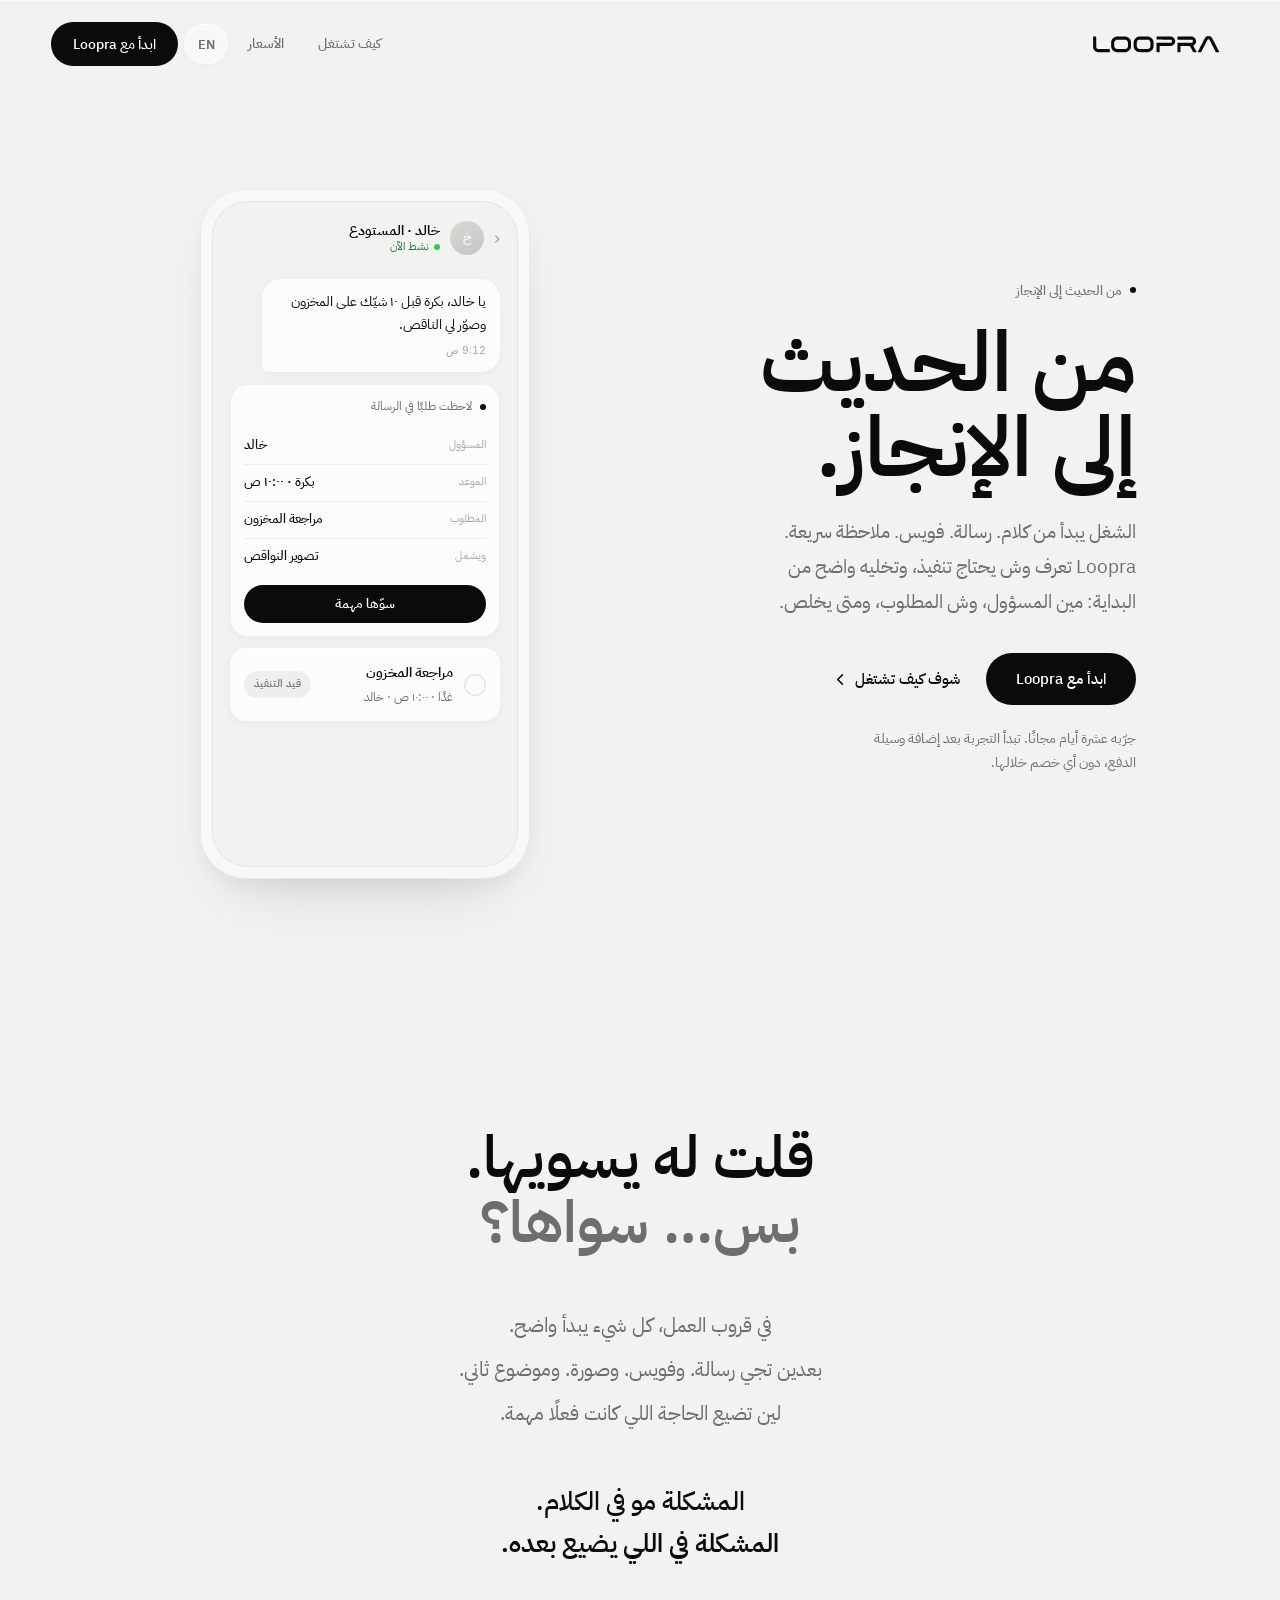
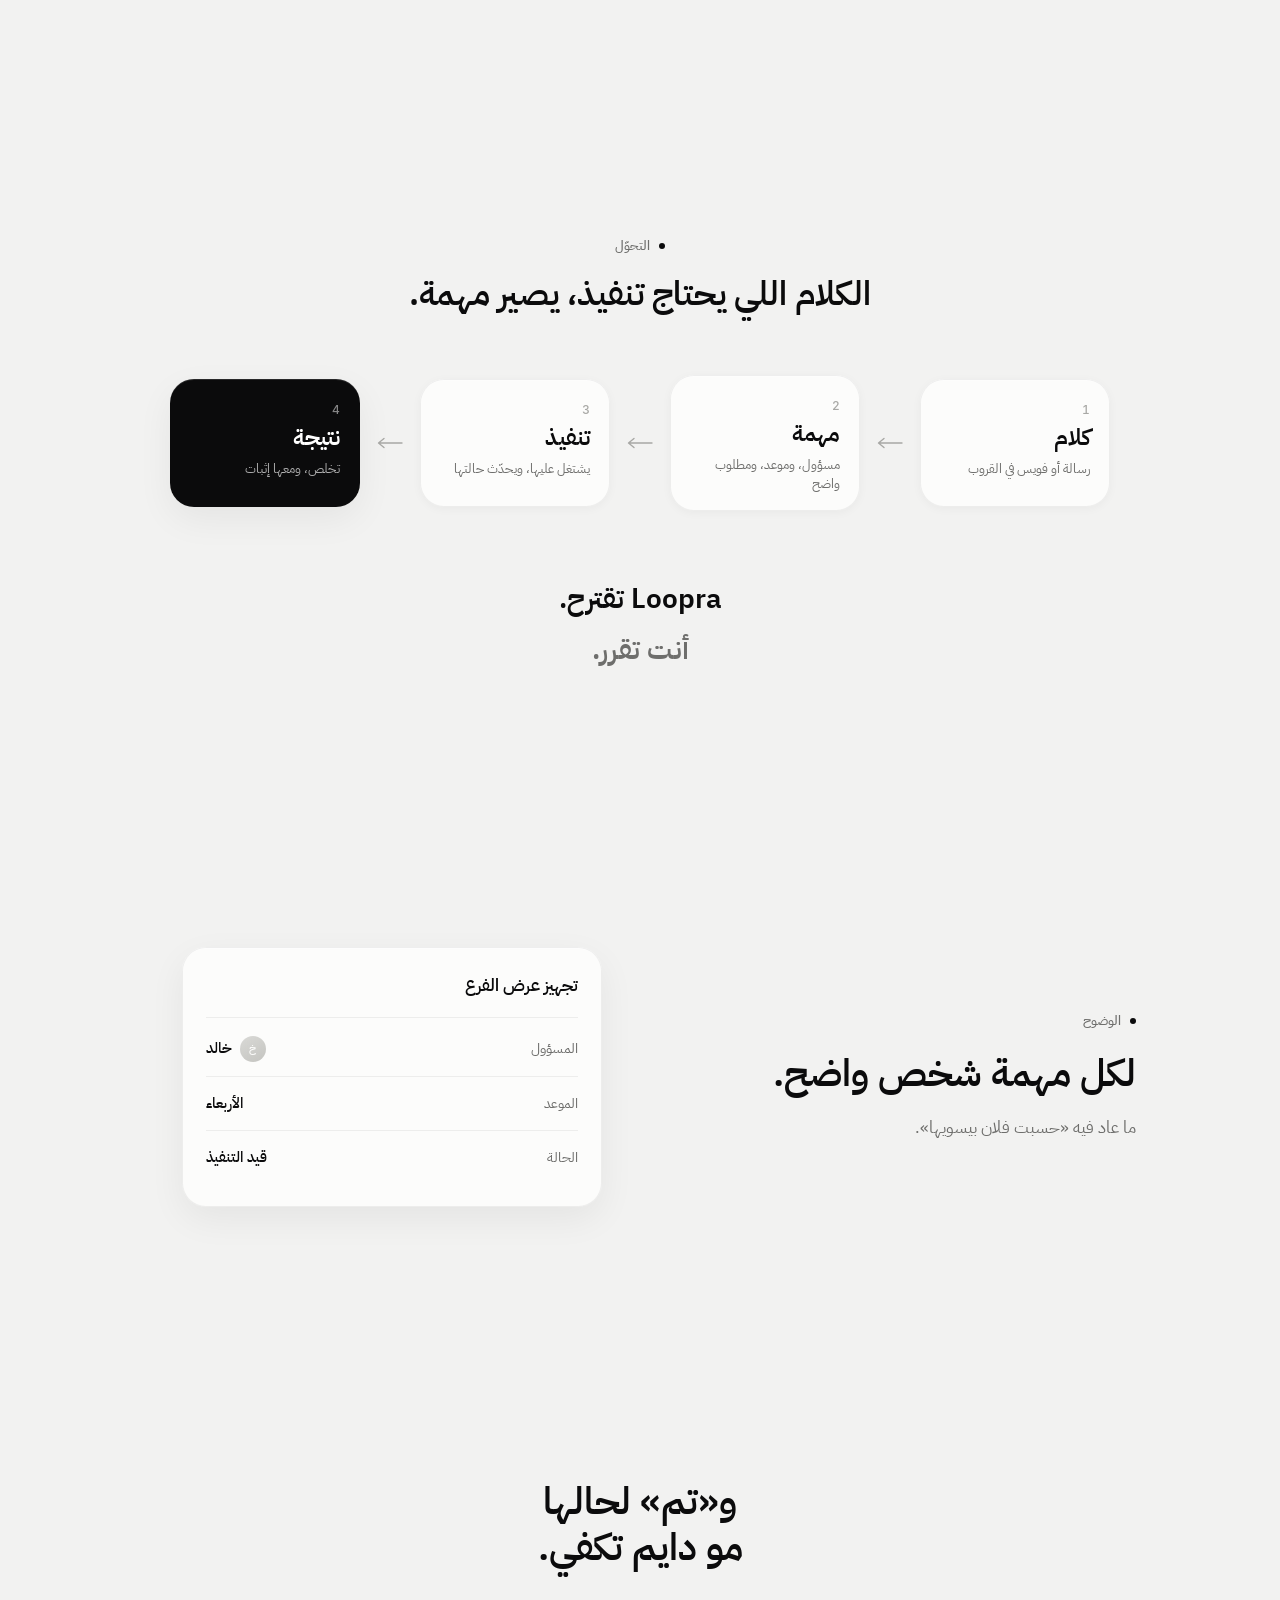
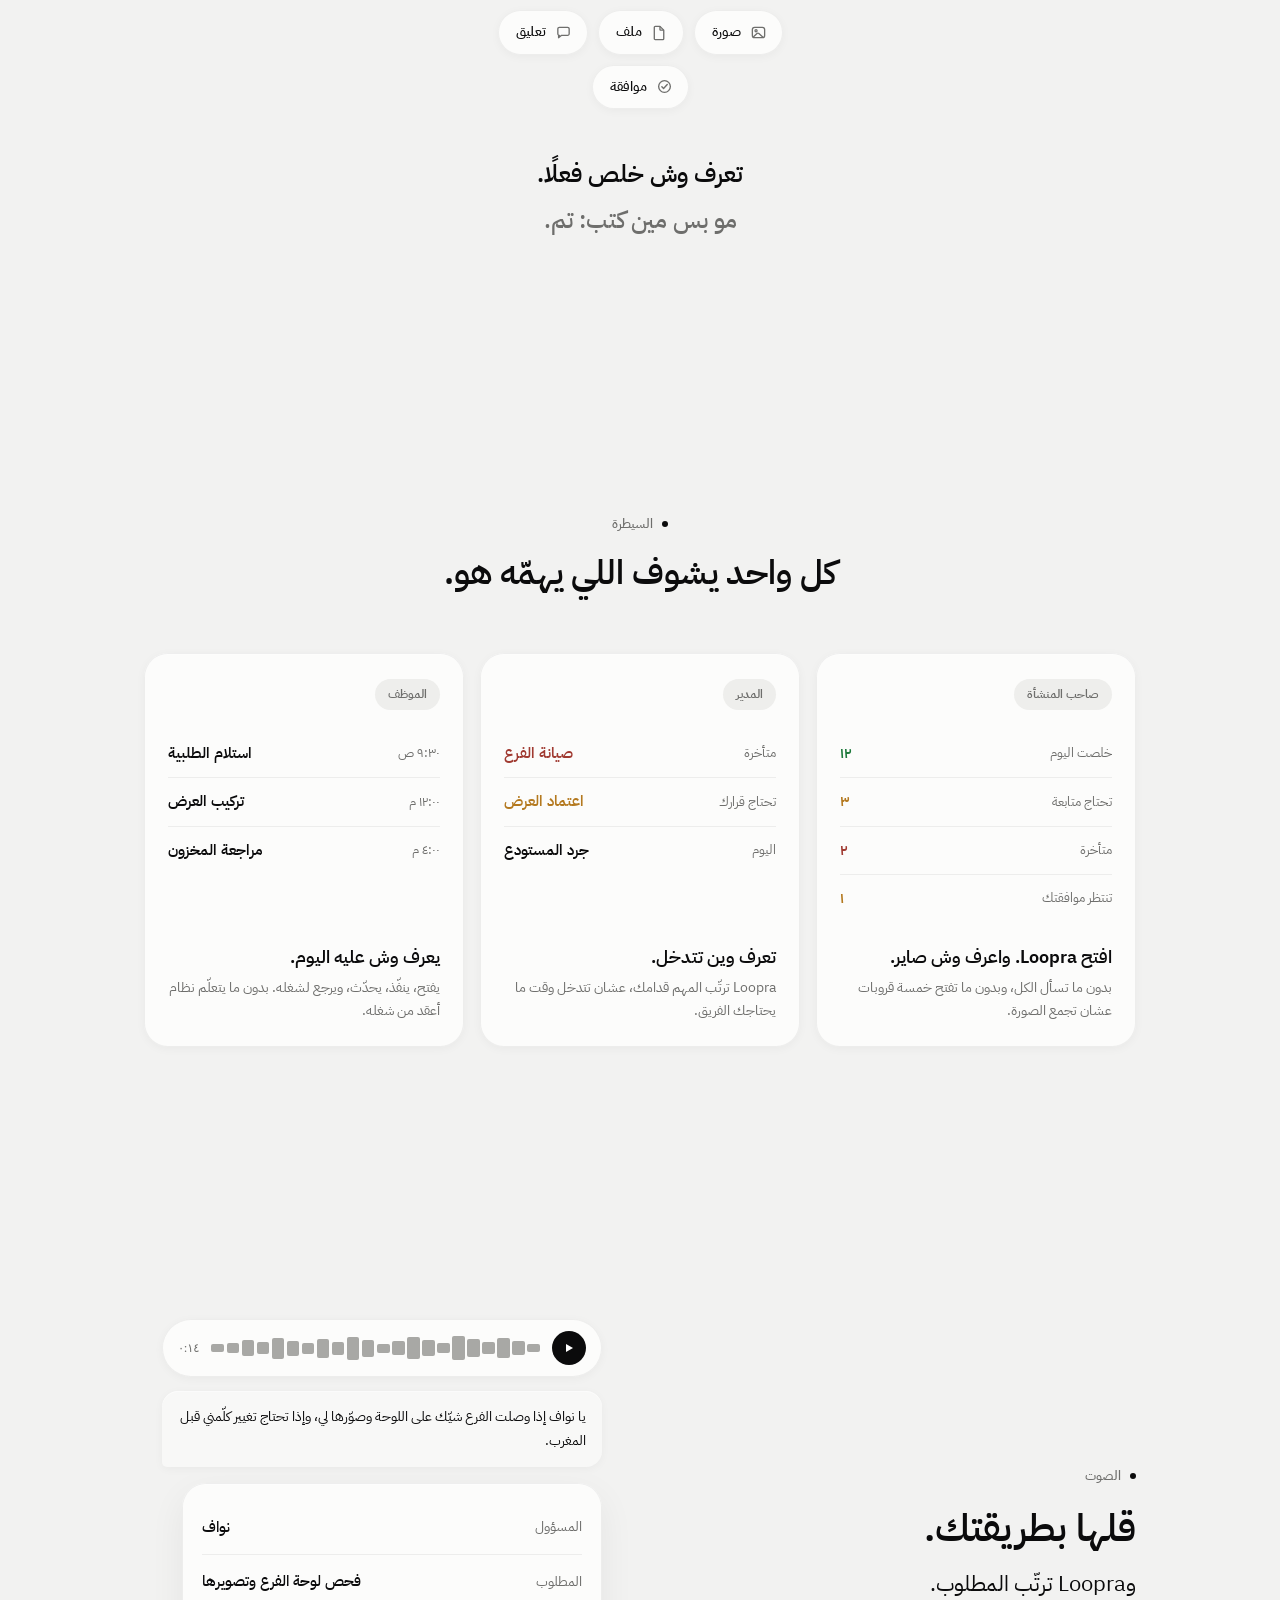
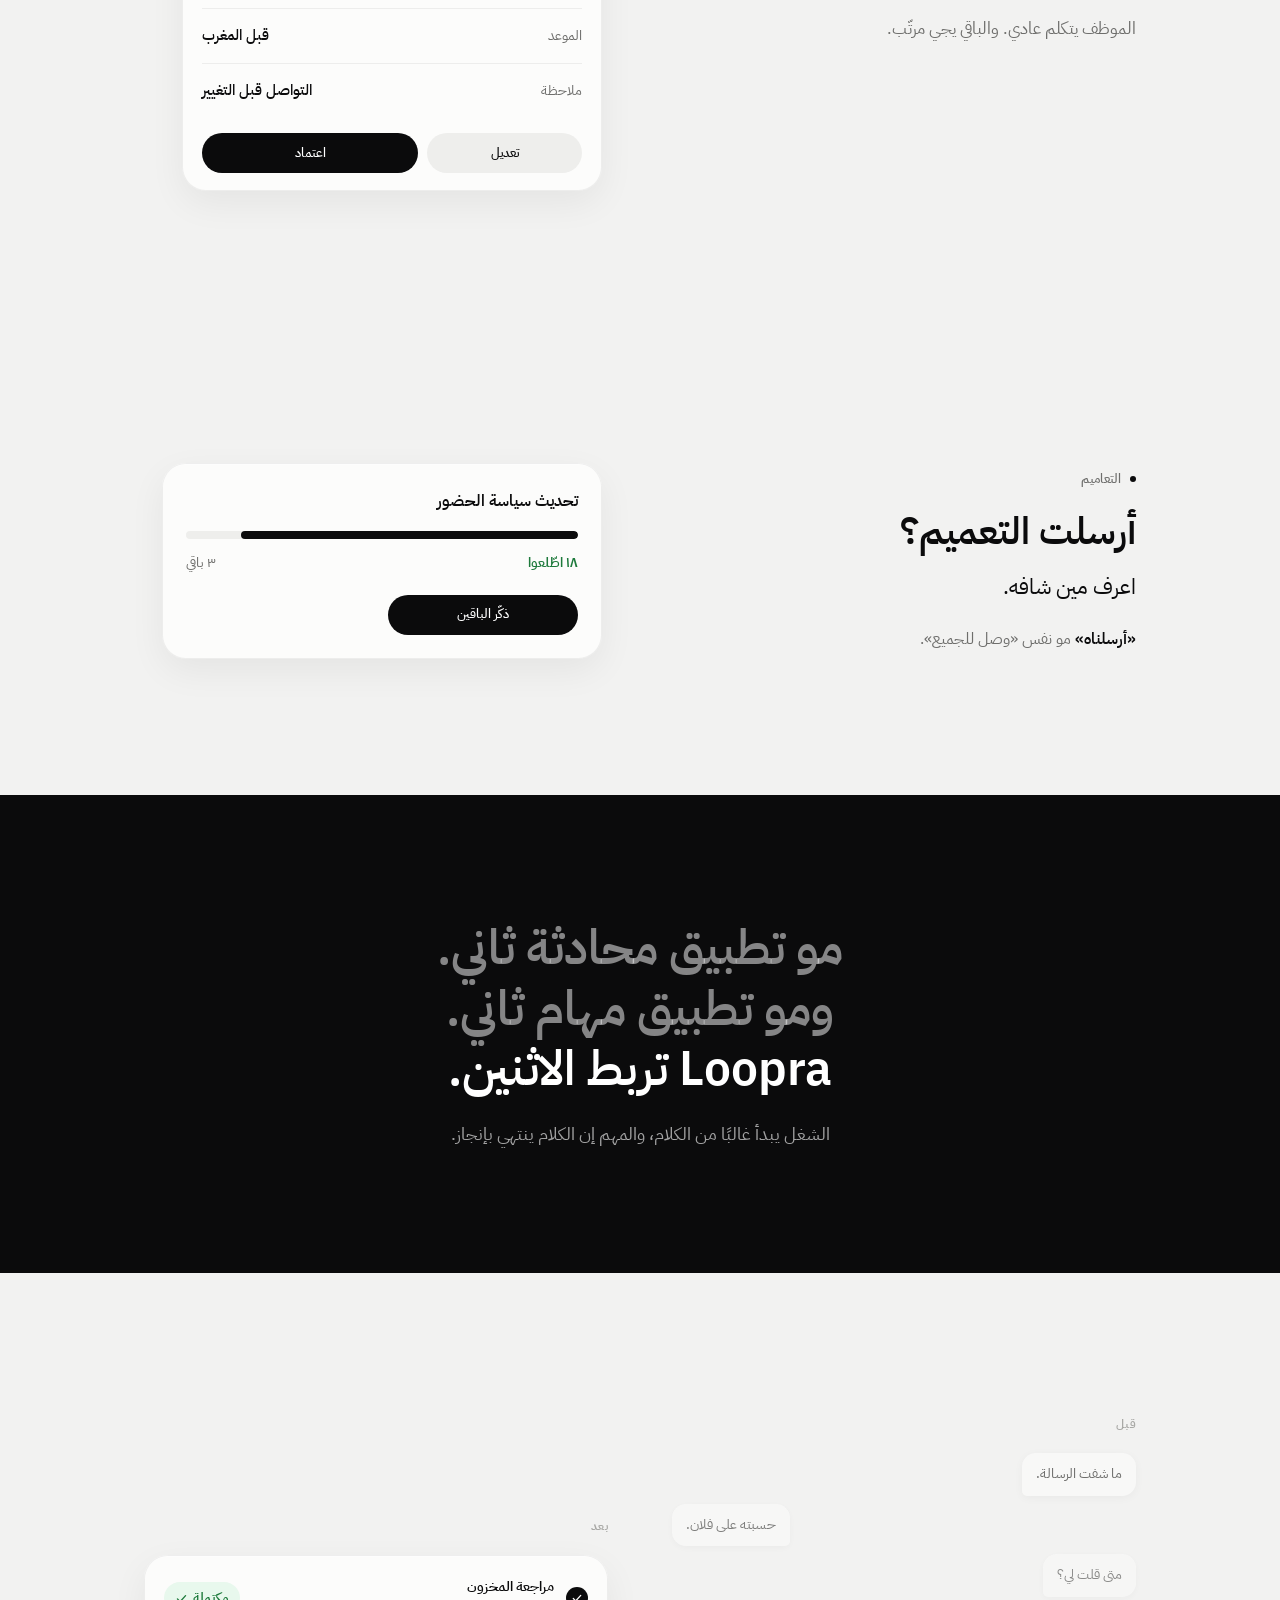
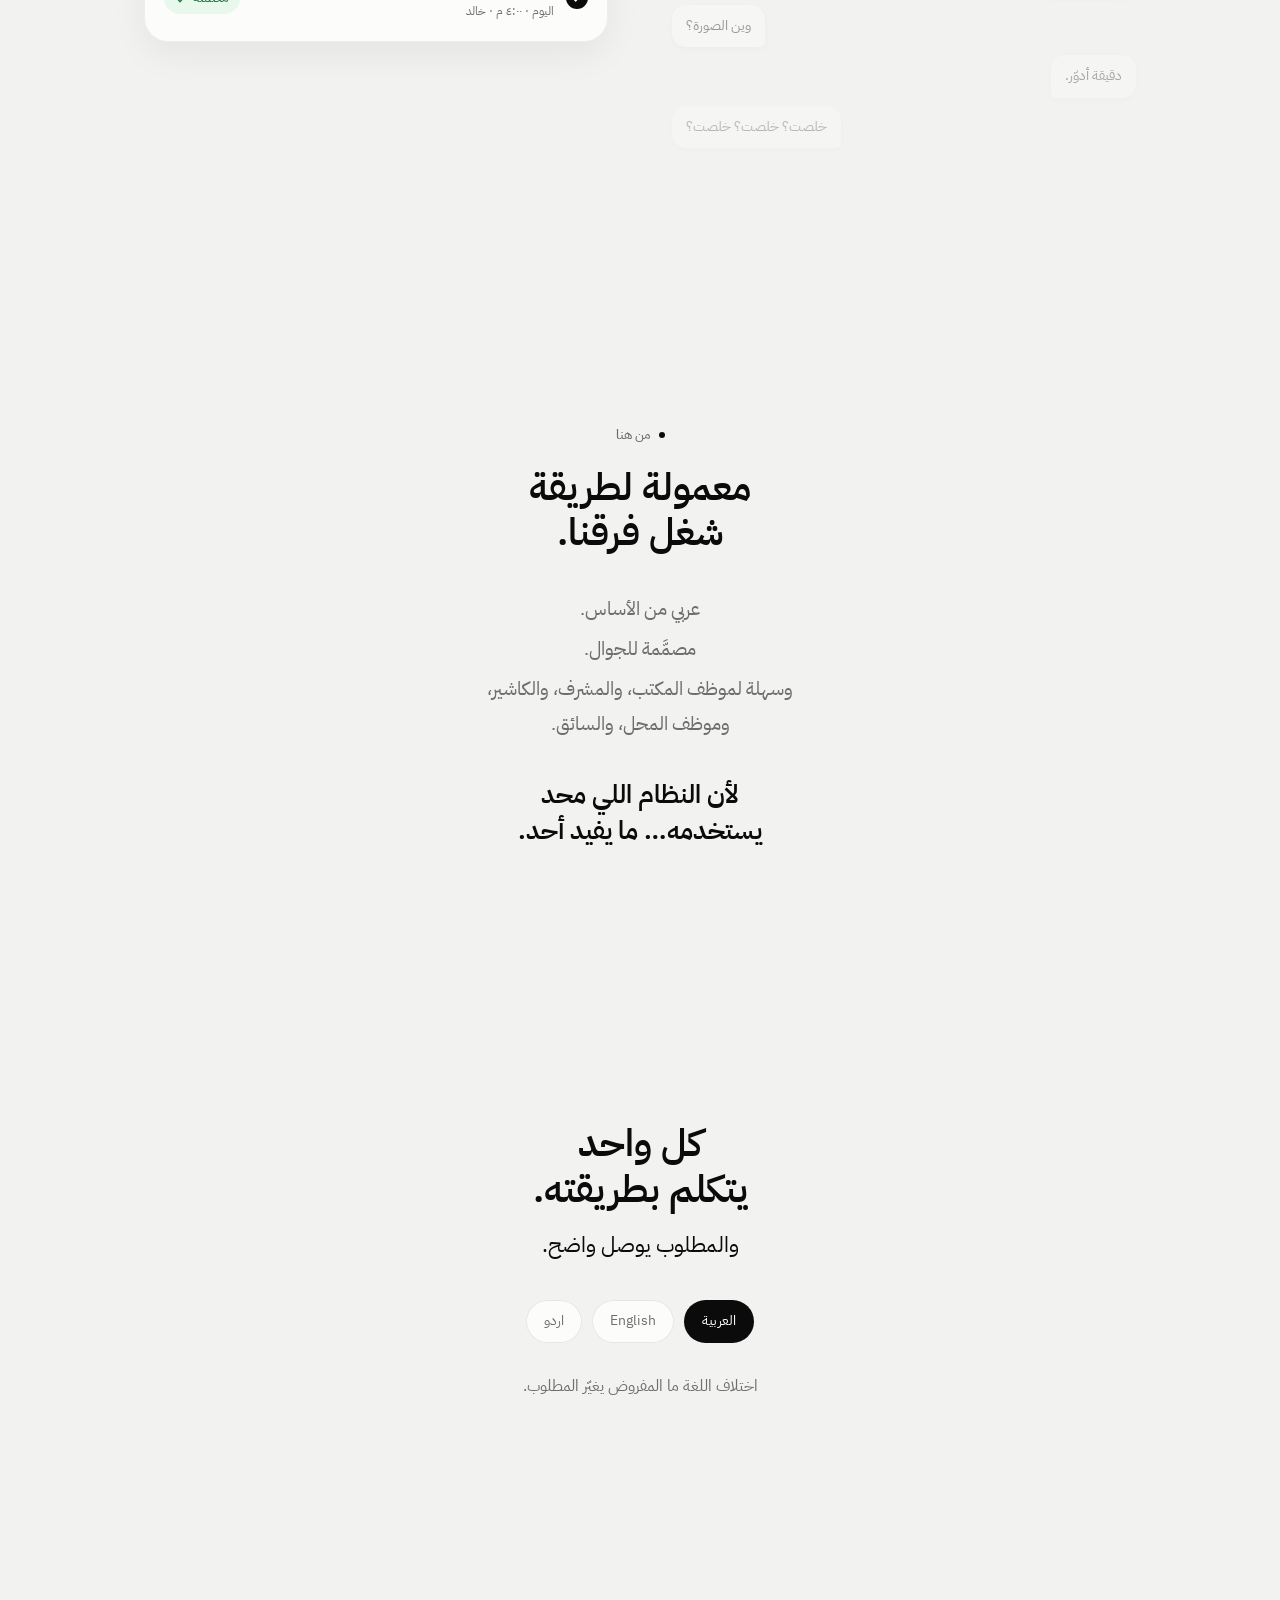
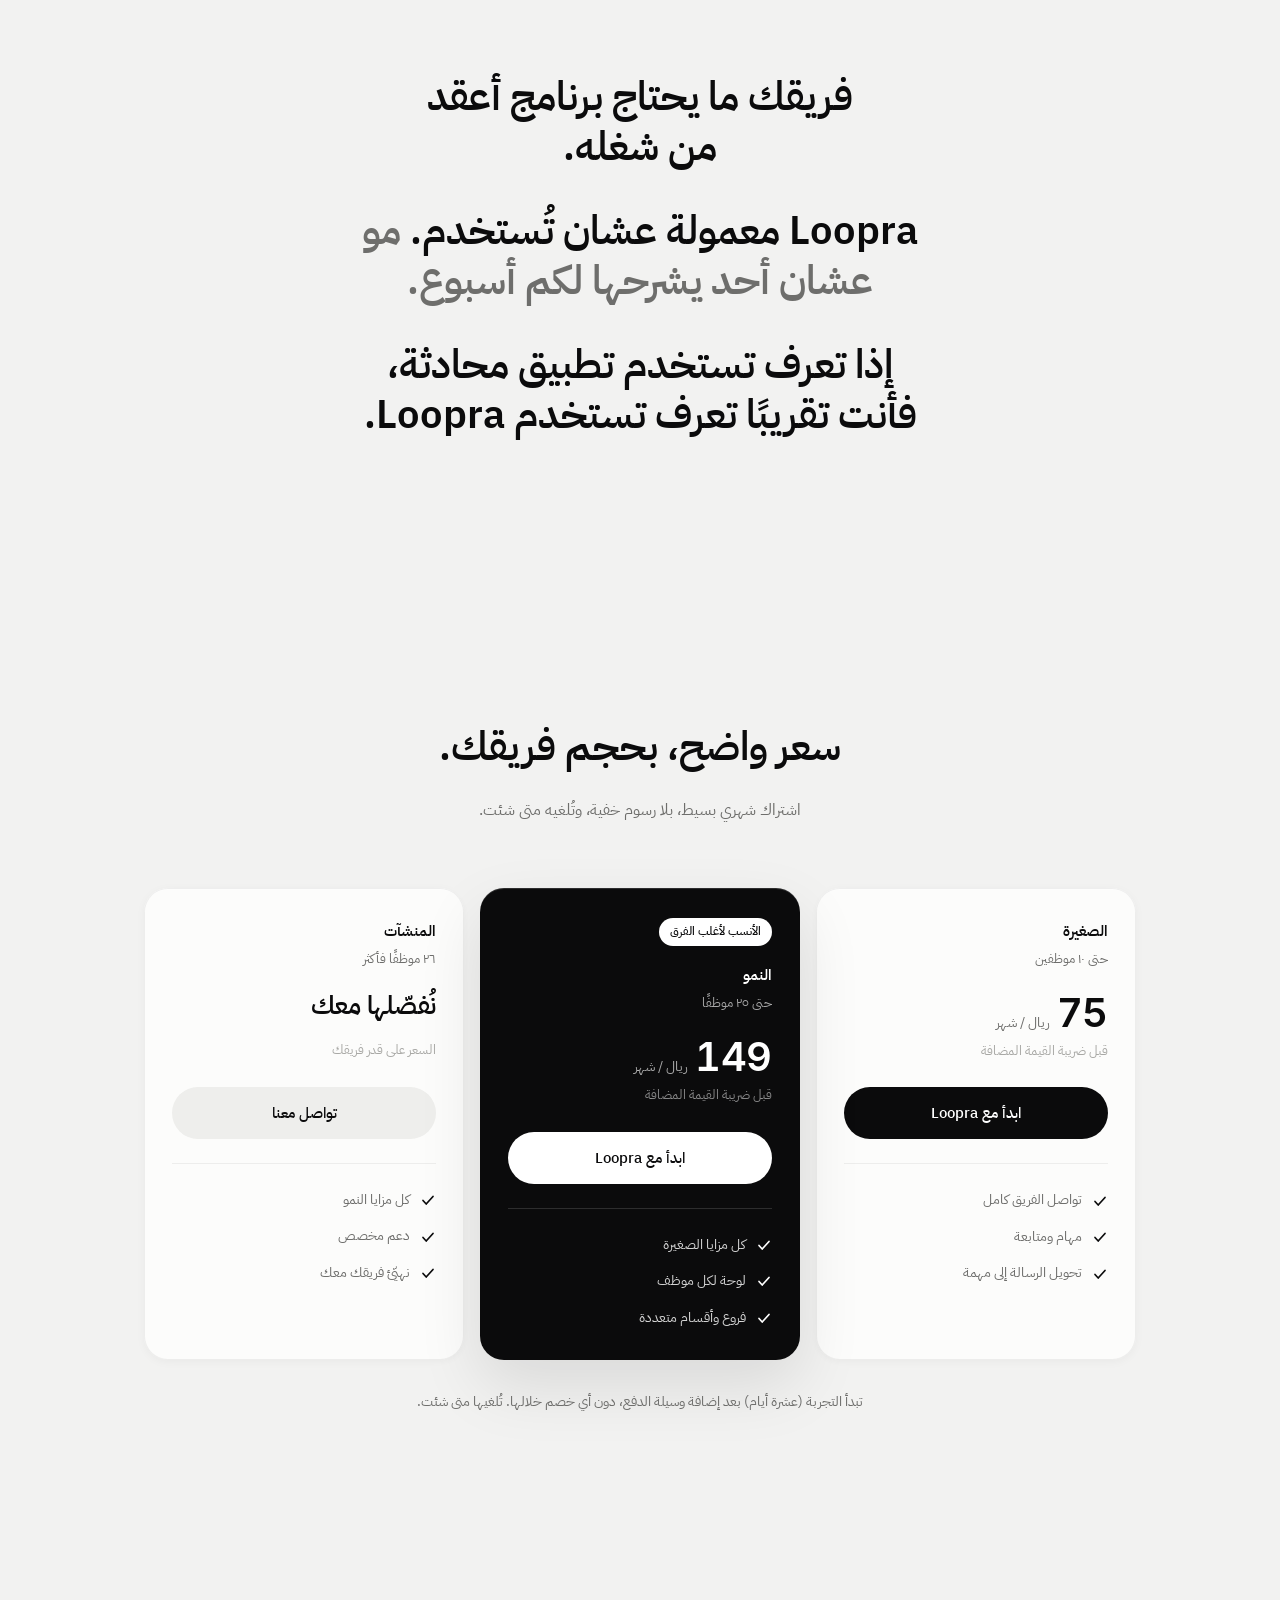
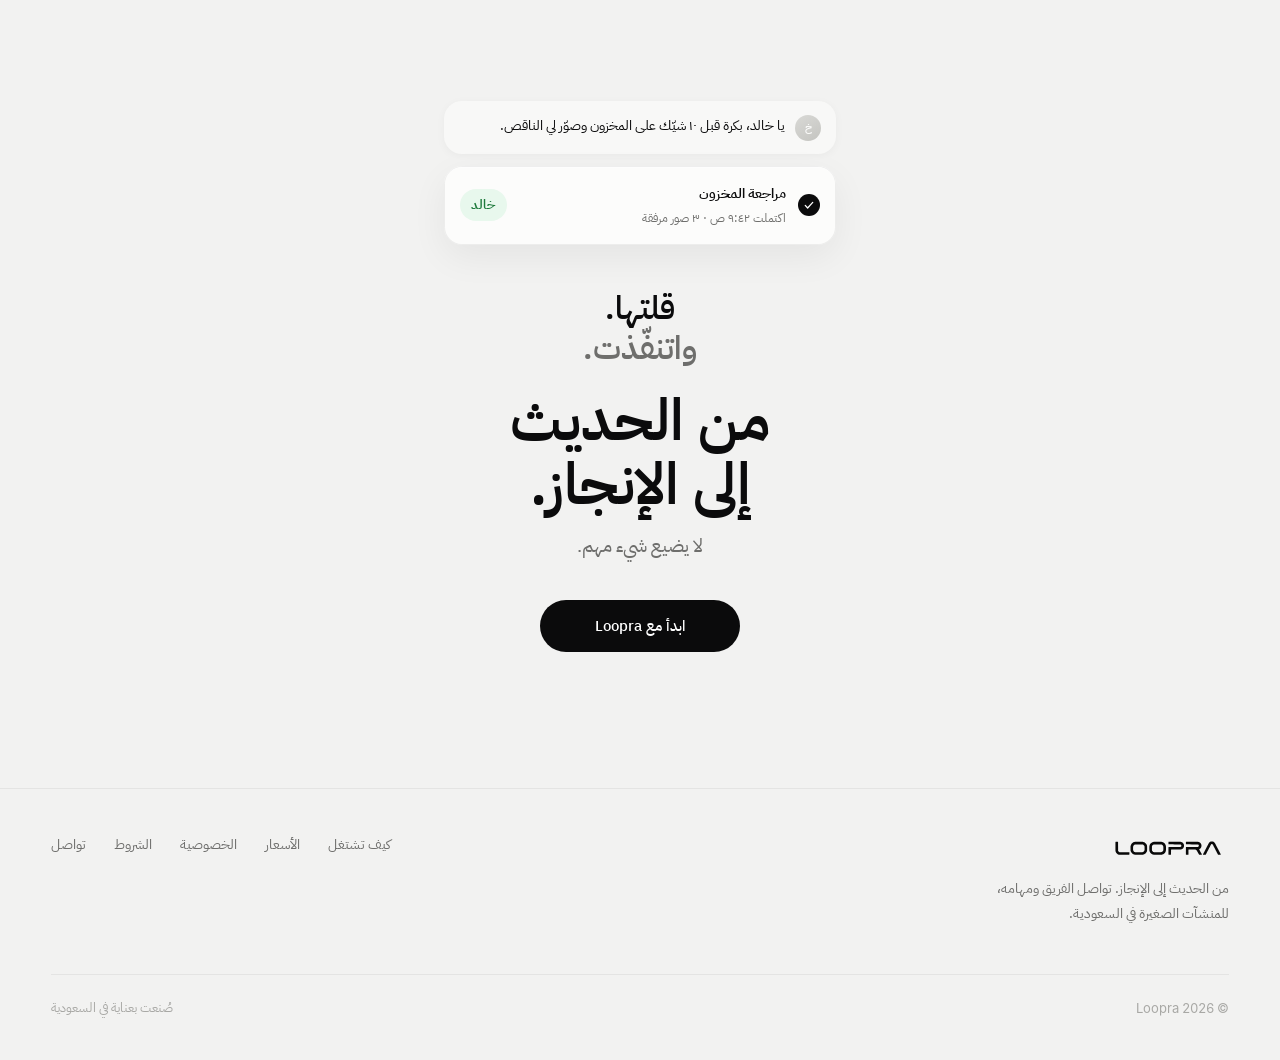
<file: index.html>
<!DOCTYPE html><!--JzkLefsYakH2GRI28CZzs--><html lang="ar" dir="rtl"><head><meta charSet="utf-8"/><meta name="viewport" content="width=device-width, initial-scale=1"/><link rel="preload" as="image" href="/logos/loopra-wordmark-black.svg"/><link rel="preload" as="image" href="/logos/loopra-symbol-tight.svg"/><link rel="stylesheet" href="/_next/static/css/6b0808b79be10da7.css" data-precedence="next"/><link rel="preload" as="script" fetchPriority="low" href="/_next/static/chunks/webpack-4a462cecab786e93.js"/><script src="/_next/static/chunks/4bd1b696-c023c6e3521b1417.js" async=""></script><script src="/_next/static/chunks/255-d999a7d6833d3983.js" async=""></script><script src="/_next/static/chunks/main-app-c94aacf630f479fa.js" async=""></script><script src="/_next/static/chunks/app/page-dea06449f1e139f1.js" async=""></script><link rel="preload" href="/fonts/IBMPlexSansArabic-SemiBold.ttf" as="font" type="font/ttf" crossorigin="anonymous"/><link rel="preload" href="/fonts/IBMPlexSansArabic-Regular.ttf" as="font" type="font/ttf" crossorigin="anonymous"/><meta name="theme-color" content="#F2F2F1"/><title>Loopra · من الحديث إلى الإنجاز</title><meta name="description" content="Loopra تربط تواصل فريقك بتنفيذه: الكلام اللي يحتاج تنفيذ يصير مهمة لها مسؤول وموعد. تطبيق التواصل والمهام للمنشآت الصغيرة في السعودية."/><meta name="application-name" content="Loopra"/><meta property="og:title" content="Loopra · من الحديث إلى الإنجاز"/><meta property="og:description" content="الكلام اللي يحتاج تنفيذ يصير مهمة لها مسؤول وموعد. تواصل ومهام للمنشآت الصغيرة في السعودية."/><meta property="og:url" content="https://loopra.dev/"/><meta property="og:site_name" content="Loopra"/><meta property="og:locale" content="ar_SA"/><meta property="og:image" content="https://loopra.dev/social/og.png"/><meta property="og:image:width" content="1200"/><meta property="og:image:height" content="630"/><meta property="og:image:alt" content="Loopra"/><meta property="og:type" content="website"/><meta name="twitter:card" content="summary_large_image"/><meta name="twitter:title" content="Loopra · من الحديث إلى الإنجاز"/><meta name="twitter:description" content="الكلام اللي يحتاج تنفيذ يصير مهمة لها مسؤول وموعد. تواصل ومهام للمنشآت الصغيرة في السعودية."/><meta name="twitter:image" content="https://loopra.dev/social/og.png"/><link rel="icon" href="/favicon-32.png" sizes="32x32" type="image/png"/><link rel="icon" href="/favicon-512.png" sizes="512x512" type="image/png"/><link rel="apple-touch-icon" href="/apple-touch-icon.png"/><script src="/_next/static/chunks/polyfills-42372ed130431b0a.js" noModule=""></script></head><body><div hidden=""><!--$--><!--/$--></div><div class="page-shell"><header class="site-header" data-scrolled="false"><div class="wrap"><a href="#top" class="brand-mark" aria-label="Loopra"><img class="brand-wordmark" src="/logos/loopra-wordmark-black.svg" alt="Loopra"/><img class="brand-symbol" src="/logos/loopra-symbol-tight.svg" alt="" aria-hidden="true"/></a><nav class="header-nav"><a class="nav-link" href="#how">كيف تشتغل</a><a class="nav-link" href="#pricing">الأسعار</a><button class="lang-toggle" aria-label="Switch to English">EN</button><button class="btn btn-primary header-cta">ابدأ مع Loopra</button></nav></div></header><main id="top"><section class="section hero"><div class="wrap hero-grid"><div class="hero-copy"><p class="eyebrow load-up">من الحديث إلى الإنجاز</p><h1 class="hero-h1 load-up d1" style="white-space:pre-line">من الحديث
إلى الإنجاز.</h1><p class="hero-sub load-up d2">الشغل يبدأ من كلام. رسالة. فويس. ملاحظة سريعة. Loopra تعرف وش يحتاج تنفيذ، وتخليه واضح من البداية: مين المسؤول، وش المطلوب، ومتى يخلص.</p><div class="hero-actions load-up d3"><button class="btn btn-primary">ابدأ مع Loopra</button><a class="btn-ghost" href="#how">شوف كيف تشتغل<!-- --> <svg class="arw" width="15" height="15" viewBox="0 0 16 16" fill="none" aria-hidden="true"><path d="M10 3 5 8l5 5" stroke="currentColor" stroke-width="1.7" stroke-linecap="round" stroke-linejoin="round"></path></svg></a></div><p class="hero-note load-up d3">جرّبه عشرة أيام مجانًا. تبدأ التجربة بعد إضافة وسيلة الدفع، دون أي خصم خلالها.</p></div><div class="stage load-up d2" aria-hidden="true"><div class="phone"><div class="phone-screen"><div class="ps-top"><span class="ps-back">‹</span><span class="avatar">خ</span><span class="ps-id"><span class="ps-name">خالد · المستودع</span><span class="ps-status"><span class="dot"></span> <!-- -->نشط الآن</span></span></div><div class="ps-body"><div class="bubble ps-anim-1">يا خالد، بكرة قبل ١٠ شيّك على المخزون وصوّر لي الناقص.<span class="bubble-time en">9:12 ص</span></div><div class="detect-card ps-anim-3"><div class="detect-head"><span class="detect-dot"></span> <!-- -->لاحظت طلبًا في الرسالة</div><div class="detect-fields"><div class="detect-field"><span class="df-label">المسؤول</span><span class="df-value">خالد</span></div><div class="detect-field"><span class="df-label">الموعد</span><span class="df-value">بكرة · ١٠:٠٠ ص</span></div><div class="detect-field"><span class="df-label">المطلوب</span><span class="df-value">مراجعة المخزون</span></div><div class="detect-field"><span class="df-label">ويشمل</span><span class="df-value">تصوير النواقص</span></div></div><span class="convert-btn">سوّها مهمة</span></div><div class="scene-task ps-anim-4"><span class="task-check"></span><span class="task-main"><span class="task-title">مراجعة المخزون</span><span class="task-meta">غدًا · ١٠:٠٠ ص<!-- --> · <!-- -->خالد</span></span><span class="status-pill">قيد التنفيذ</span></div></div></div></div></div></div></section><section class="section problem"><div class="wrap"><div class="problem-inner reveal"><p class="problem-hook">قلت له يسويها.</p><p class="problem-hook problem-hook-2">بس… سواها؟</p><div class="problem-lines"><p>في قروب العمل، كل شيء يبدأ واضح.</p><p>بعدين تجي رسالة. وفويس. وصورة. وموضوع ثاني.</p><p>لين تضيع الحاجة اللي كانت فعلًا مهمة.</p></div><p class="problem-punch">المشكلة مو في الكلام.</p><p class="problem-punch strong">المشكلة في اللي يضيع بعده.</p></div></div></section><section class="section transform" id="how"><div class="wrap"><p class="eyebrow center reveal">التحوّل</p><h2 class="section-title center reveal">الكلام اللي يحتاج تنفيذ، يصير مهمة.</h2><div class="flow reveal"><div class="flow-item"><div class="flow-step s0"><span class="flow-n en">1</span><span class="flow-label">كلام</span><span class="flow-note">رسالة أو فويس في القروب</span></div><svg class="flow-arrow" viewBox="0 0 28 12" fill="none" aria-hidden="true"><path d="M2 6h23M20 1.5 25.5 6 20 10.5" stroke="currentColor" stroke-width="1.4" stroke-linecap="round" stroke-linejoin="round"></path></svg></div><div class="flow-item"><div class="flow-step s1"><span class="flow-n en">2</span><span class="flow-label">مهمة</span><span class="flow-note">مسؤول، وموعد، ومطلوب واضح</span></div><svg class="flow-arrow" viewBox="0 0 28 12" fill="none" aria-hidden="true"><path d="M2 6h23M20 1.5 25.5 6 20 10.5" stroke="currentColor" stroke-width="1.4" stroke-linecap="round" stroke-linejoin="round"></path></svg></div><div class="flow-item"><div class="flow-step s2"><span class="flow-n en">3</span><span class="flow-label">تنفيذ</span><span class="flow-note">يشتغل عليها، ويحدّث حالتها</span></div><svg class="flow-arrow" viewBox="0 0 28 12" fill="none" aria-hidden="true"><path d="M2 6h23M20 1.5 25.5 6 20 10.5" stroke="currentColor" stroke-width="1.4" stroke-linecap="round" stroke-linejoin="round"></path></svg></div><div class="flow-item"><div class="flow-step s3"><span class="flow-n en">4</span><span class="flow-label">نتيجة</span><span class="flow-note">تخلص، ومعها إثبات</span></div></div></div><p class="trust reveal"><span class="trust-a">Loopra تقترح.</span><span class="trust-b">أنت تقرر.</span></p></div></section><section class="section acc"><div class="wrap acc-grid"><div class="acc-copy reveal"><p class="eyebrow">الوضوح</p><h2 class="feature-h">لكل مهمة شخص واضح.</h2><p class="feature-p">ما عاد فيه «حسبت فلان بيسويها».</p></div><div class="acc-visual reveal"><div class="field-card"><div class="field-card-title">تجهيز عرض الفرع</div><div class="field-rows"><div class="field-row"><span class="fr-label">المسؤول</span><span class="fr-value"><span class="avatar sm">خ</span>خالد</span></div><div class="field-row"><span class="fr-label">الموعد</span><span class="fr-value">الأربعاء</span></div><div class="field-row"><span class="fr-label">الحالة</span><span class="fr-value">قيد التنفيذ</span></div></div></div></div></div></section><section class="section completion"><div class="wrap completion-inner reveal"><h2 class="feature-h center">و«تم» لحالها مو دايم تكفي.</h2><div class="proof-chips"><span class="proof-chip"><span class="proof-ico" aria-hidden="true"><svg width="18" height="18" viewBox="0 0 18 18" fill="none" aria-hidden="true"><rect x="2.5" y="3.5" width="13" height="11" rx="2.4" stroke="currentColor" stroke-width="1.4"></rect><circle cx="6.4" cy="7.2" r="1.15" stroke="currentColor" stroke-width="1.3"></circle><path d="M4 13.2l3.4-3.1a1.5 1.5 0 0 1 2 0l4.1 3.6" stroke="currentColor" stroke-width="1.4" stroke-linecap="round" stroke-linejoin="round"></path></svg></span> <!-- -->صورة</span><span class="proof-chip"><span class="proof-ico" aria-hidden="true"><svg width="18" height="18" viewBox="0 0 18 18" fill="none" aria-hidden="true"><path d="M4.5 2.5h5l4 4v9a1 1 0 0 1-1 1h-8a1 1 0 0 1-1-1v-12a1 1 0 0 1 1-1Z" stroke="currentColor" stroke-width="1.4" stroke-linejoin="round"></path><path d="M9.5 2.6V6a.5.5 0 0 0 .5.5h3.4" stroke="currentColor" stroke-width="1.4" stroke-linejoin="round"></path></svg></span> <!-- -->ملف</span><span class="proof-chip"><span class="proof-ico" aria-hidden="true"><svg width="18" height="18" viewBox="0 0 18 18" fill="none" aria-hidden="true"><path d="M3 5.2A1.7 1.7 0 0 1 4.7 3.5h8.6A1.7 1.7 0 0 1 15 5.2v5A1.7 1.7 0 0 1 13.3 12H7l-3.2 2.5V12H4.7A1.7 1.7 0 0 1 3 10.2v-5Z" stroke="currentColor" stroke-width="1.4" stroke-linejoin="round"></path></svg></span> <!-- -->تعليق</span><span class="proof-chip"><span class="proof-ico" aria-hidden="true"><svg width="18" height="18" viewBox="0 0 18 18" fill="none" aria-hidden="true"><circle cx="9" cy="9" r="6.2" stroke="currentColor" stroke-width="1.4"></circle><path d="M6.2 9.2 8 11l3.9-4" stroke="currentColor" stroke-width="1.5" stroke-linecap="round" stroke-linejoin="round"></path></svg></span> <!-- -->موافقة</span></div><p class="completion-close"><span>تعرف وش خلص فعلًا.</span><span class="muted-strike">مو بس مين كتب: تم.</span></p></div></section><section class="section control"><div class="wrap"><p class="eyebrow center reveal">السيطرة</p><h2 class="section-title center reveal">كل واحد يشوف اللي يهمّه هو.</h2><div class="roles"><article class="role-panel reveal"><div class="role-tag">صاحب المنشأة</div><div class="role-rows"><div class="role-row t-ok"><span class="rr-label">خلصت اليوم</span><span class="rr-value"><span>٠</span></span></div><div class="role-row t-wait"><span class="rr-label">تحتاج متابعة</span><span class="rr-value"><span>٠</span></span></div><div class="role-row t-late"><span class="rr-label">متأخرة</span><span class="rr-value"><span>٠</span></span></div><div class="role-row t-wait"><span class="rr-label">تنتظر موافقتك</span><span class="rr-value"><span>٠</span></span></div></div><p class="role-headline">افتح Loopra. واعرف وش صاير.</p><p class="role-note">بدون ما تسأل الكل، وبدون ما تفتح خمسة قروبات عشان تجمع الصورة.</p></article><article class="role-panel reveal"><div class="role-tag">المدير</div><div class="role-rows"><div class="role-row t-late"><span class="rr-label">متأخرة</span><span class="rr-value"><span>صيانة الفرع</span></span></div><div class="role-row t-wait"><span class="rr-label">تحتاج قرارك</span><span class="rr-value"><span>اعتماد العرض</span></span></div><div class="role-row t-time"><span class="rr-label">اليوم</span><span class="rr-value"><span>جرد المستودع</span></span></div></div><p class="role-headline">تعرف وين تتدخل.</p><p class="role-note">Loopra ترتّب المهم قدامك، عشان تتدخل وقت ما يحتاجك الفريق.</p></article><article class="role-panel reveal"><div class="role-tag">الموظف</div><div class="role-rows"><div class="role-row t-time"><span class="rr-label">٩:٣٠ ص</span><span class="rr-value"><span>استلام الطلبية</span></span></div><div class="role-row t-time"><span class="rr-label">١٢:٠٠ م</span><span class="rr-value"><span>تركيب العرض</span></span></div><div class="role-row t-time"><span class="rr-label">٤:٠٠ م</span><span class="rr-value"><span>مراجعة المخزون</span></span></div></div><p class="role-headline">يعرف وش عليه اليوم.</p><p class="role-note">يفتح، ينفّذ، يحدّث، ويرجع لشغله. بدون ما يتعلّم نظام أعقد من شغله.</p></article></div></div></section><section class="section voice"><div class="wrap voice-grid"><div class="voice-copy reveal"><p class="eyebrow">الصوت</p><h2 class="feature-h">قلها بطريقتك.</h2><p class="feature-p big">وLoopra ترتّب المطلوب.</p><p class="feature-p">الموظف يتكلم عادي. والباقي يجي مرتّب.</p></div><div class="voice-visual reveal"><div class="voice-note"><span class="voice-play" aria-hidden="true"><svg width="14" height="14" viewBox="0 0 14 14" fill="none"><path d="M4 3l7 4-7 4V3Z" fill="currentColor"></path></svg></span><span class="wave" aria-hidden="true"><span style="height:8px;animation-delay:0s"></span><span style="height:14px;animation-delay:0.07s"></span><span style="height:20px;animation-delay:0.14s"></span><span style="height:12px;animation-delay:0.21000000000000002s"></span><span style="height:18px;animation-delay:0.28s"></span><span style="height:24px;animation-delay:0.35000000000000003s"></span><span style="height:10px;animation-delay:0.42000000000000004s"></span><span style="height:16px;animation-delay:0.49000000000000005s"></span><span style="height:22px;animation-delay:0.56s"></span><span style="height:14px;animation-delay:0.6300000000000001s"></span><span style="height:9px;animation-delay:0s"></span><span style="height:17px;animation-delay:0.07s"></span><span style="height:23px;animation-delay:0.14s"></span><span style="height:13px;animation-delay:0.21000000000000002s"></span><span style="height:19px;animation-delay:0.28s"></span><span style="height:11px;animation-delay:0.35000000000000003s"></span><span style="height:15px;animation-delay:0.42000000000000004s"></span><span style="height:21px;animation-delay:0.49000000000000005s"></span><span style="height:12px;animation-delay:0.56s"></span><span style="height:16px;animation-delay:0.6300000000000001s"></span><span style="height:10px;animation-delay:0s"></span><span style="height:8px;animation-delay:0.07s"></span></span><span class="voice-time en">٠:١٤</span></div><p class="voice-transcript">يا نواف إذا وصلت الفرع شيّك على اللوحة وصوّرها لي، وإذا تحتاج تغيير كلّمني قبل المغرب.</p><div class="field-card tight"><div class="field-rows"><div class="field-row"><span class="fr-label">المسؤول</span><span class="fr-value">نواف</span></div><div class="field-row"><span class="fr-label">المطلوب</span><span class="fr-value">فحص لوحة الفرع وتصويرها</span></div><div class="field-row"><span class="fr-label">الموعد</span><span class="fr-value">قبل المغرب</span></div><div class="field-row"><span class="fr-label">ملاحظة</span><span class="fr-value">التواصل قبل التغيير</span></div></div><div class="voice-actions"><span class="mini-btn mini-secondary">تعديل</span><span class="mini-btn mini-primary">اعتماد</span></div></div></div></div></section><section class="section announce"><div class="wrap announce-grid"><div class="announce-copy reveal"><p class="eyebrow">التعاميم</p><h2 class="feature-h">أرسلت التعميم؟</h2><p class="feature-p big">اعرف مين شافه.</p><p class="announce-close"><span class="an-strong">«أرسلناه»</span> <!-- -->مو نفس «وصل للجميع».</p></div><div class="announce-visual reveal"><div class="announce-card"><div class="ann-title">تحديث سياسة الحضور</div><div class="ann-meter" aria-hidden="true"><span style="--fill:86%"></span></div><div class="ann-stats"><span class="ann-seen">١٨ اطّلعوا</span><span class="ann-left">٣ باقي</span></div><span class="mini-btn mini-primary ann-btn">ذكّر الباقين</span></div></div></div></section><section class="band"><div class="wrap reveal"><p class="band-line"><span>مو تطبيق محادثة ثاني.</span><span>ومو تطبيق مهام ثاني.</span><span class="band-emph">Loopra تربط الاثنين.</span></p><p class="band-sub">الشغل يبدأ غالبًا من الكلام، والمهم إن الكلام ينتهي بإنجاز.</p></div></section><section class="section ba"><div class="wrap ba-grid"><div class="ba-before reveal"><span class="ba-label">قبل</span><div class="ba-noise"><span class="ba-msg" style="--i:0">ما شفت الرسالة.</span><span class="ba-msg" style="--i:1">حسبته على فلان.</span><span class="ba-msg" style="--i:2">متى قلت لي؟</span><span class="ba-msg" style="--i:3">وين الصورة؟</span><span class="ba-msg" style="--i:4">دقيقة أدوّر.</span><span class="ba-msg" style="--i:5">خلصت؟ خلصت؟ خلصت؟</span></div></div><div class="ba-after reveal"><span class="ba-label">بعد</span><div class="ba-task"><span class="task-check done"><svg width="16" height="16" viewBox="0 0 16 16" fill="none" aria-hidden="true"><path d="M3 8.5 6.2 12 13 4.5" stroke="currentColor" stroke-width="1.7" stroke-linecap="round" stroke-linejoin="round"></path></svg></span><span class="task-main"><span class="task-title">مراجعة المخزون</span><span class="task-meta">اليوم · ٤:٠٠ م<!-- --> · <!-- -->خالد</span></span><span class="ba-done">مكتملة<!-- --> <svg width="16" height="16" viewBox="0 0 16 16" fill="none" aria-hidden="true"><path d="M3 8.5 6.2 12 13 4.5" stroke="currentColor" stroke-width="1.7" stroke-linecap="round" stroke-linejoin="round"></path></svg></span></div></div></div></section><section class="section saudi"><div class="wrap saudi-inner reveal"><p class="eyebrow">من هنا</p><h2 class="feature-h">معمولة لطريقة شغل فرقنا.</h2><div class="saudi-lines"><p>عربي من الأساس.</p><p>مصمَّمة للجوال.</p><p>وسهلة لموظف المكتب، والمشرف، والكاشير، وموظف المحل، والسائق.</p></div><p class="saudi-close">لأن النظام اللي محد يستخدمه… ما يفيد أحد.</p></div></section><section class="section langs"><div class="wrap langs-inner reveal"><h2 class="feature-h center">كل واحد يتكلم بطريقته.</h2><p class="feature-p center big">والمطلوب يوصل واضح.</p><div class="lang-chips"><span class="lang-chip on">العربية</span><span class="lang-chip">English</span><span class="lang-chip">اردو</span></div><p class="langs-close">اختلاف اللغة ما المفروض يغيّر المطلوب.</p></div></section><section class="section philosophy"><div class="wrap philosophy-inner reveal"><p class="phi-line phi-lead">فريقك ما يحتاج برنامج أعقد من شغله.</p><p class="phi-line phi-mid"><span>Loopra معمولة عشان تُستخدم.</span> <span class="phi-dim">مو عشان أحد يشرحها لكم أسبوع.</span></p><p class="phi-line phi-close">إذا تعرف تستخدم تطبيق محادثة، فأنت تقريبًا تعرف تستخدم Loopra.</p></div></section><section class="section pricing-sec" id="pricing"><div class="wrap"><div class="pricing-head reveal"><h2>سعر واضح، بحجم فريقك.</h2><p>اشتراك شهري بسيط، بلا رسوم خفية، وتُلغيه متى شئت.</p></div><div class="plans reveal"><div class="plan"><div class="plan-name">الصغيرة</div><div class="plan-for">حتى ١٠ موظفين</div><div class="plan-price"><span class="plan-amount en">75</span><span class="plan-unit">ريال / شهر</span></div><div class="plan-vat">قبل ضريبة القيمة المضافة</div><button class="btn btn-block plan-cta btn-primary">ابدأ مع Loopra</button><div class="plan-line"></div><ul class="plan-feats"><li><svg width="16" height="16" viewBox="0 0 16 16" fill="none" aria-hidden="true"><path d="M3 8.5 6.2 12 13 4.5" stroke="currentColor" stroke-width="1.7" stroke-linecap="round" stroke-linejoin="round"></path></svg> <!-- -->تواصل الفريق كامل</li><li><svg width="16" height="16" viewBox="0 0 16 16" fill="none" aria-hidden="true"><path d="M3 8.5 6.2 12 13 4.5" stroke="currentColor" stroke-width="1.7" stroke-linecap="round" stroke-linejoin="round"></path></svg> <!-- -->مهام ومتابعة</li><li><svg width="16" height="16" viewBox="0 0 16 16" fill="none" aria-hidden="true"><path d="M3 8.5 6.2 12 13 4.5" stroke="currentColor" stroke-width="1.7" stroke-linecap="round" stroke-linejoin="round"></path></svg> <!-- -->تحويل الرسالة إلى مهمة</li></ul></div><div class="plan featured"><span class="plan-badge">الأنسب لأغلب الفرق</span><div class="plan-name">النمو</div><div class="plan-for">حتى ٢٥ موظفًا</div><div class="plan-price"><span class="plan-amount en">149</span><span class="plan-unit">ريال / شهر</span></div><div class="plan-vat">قبل ضريبة القيمة المضافة</div><button class="btn btn-block plan-cta btn-primary">ابدأ مع Loopra</button><div class="plan-line"></div><ul class="plan-feats"><li><svg width="16" height="16" viewBox="0 0 16 16" fill="none" aria-hidden="true"><path d="M3 8.5 6.2 12 13 4.5" stroke="currentColor" stroke-width="1.7" stroke-linecap="round" stroke-linejoin="round"></path></svg> <!-- -->كل مزايا الصغيرة</li><li><svg width="16" height="16" viewBox="0 0 16 16" fill="none" aria-hidden="true"><path d="M3 8.5 6.2 12 13 4.5" stroke="currentColor" stroke-width="1.7" stroke-linecap="round" stroke-linejoin="round"></path></svg> <!-- -->لوحة لكل موظف</li><li><svg width="16" height="16" viewBox="0 0 16 16" fill="none" aria-hidden="true"><path d="M3 8.5 6.2 12 13 4.5" stroke="currentColor" stroke-width="1.7" stroke-linecap="round" stroke-linejoin="round"></path></svg> <!-- -->فروع وأقسام متعددة</li></ul></div><div class="plan"><div class="plan-name">المنشآت</div><div class="plan-for">٢٦ موظفًا فأكثر</div><div class="plan-price"><span class="plan-amount plan-amount-sm">نُفصّلها معك</span></div><div class="plan-vat">السعر على قدر فريقك</div><button class="btn btn-block plan-cta btn-secondary">تواصل معنا</button><div class="plan-line"></div><ul class="plan-feats"><li><svg width="16" height="16" viewBox="0 0 16 16" fill="none" aria-hidden="true"><path d="M3 8.5 6.2 12 13 4.5" stroke="currentColor" stroke-width="1.7" stroke-linecap="round" stroke-linejoin="round"></path></svg> <!-- -->كل مزايا النمو</li><li><svg width="16" height="16" viewBox="0 0 16 16" fill="none" aria-hidden="true"><path d="M3 8.5 6.2 12 13 4.5" stroke="currentColor" stroke-width="1.7" stroke-linecap="round" stroke-linejoin="round"></path></svg> <!-- -->دعم مخصص</li><li><svg width="16" height="16" viewBox="0 0 16 16" fill="none" aria-hidden="true"><path d="M3 8.5 6.2 12 13 4.5" stroke="currentColor" stroke-width="1.7" stroke-linecap="round" stroke-linejoin="round"></path></svg> <!-- -->نهيّئ فريقك معك</li></ul></div></div><p class="trial-note reveal">تبدأ التجربة (عشرة أيام) بعد إضافة وسيلة الدفع، دون أي خصم خلالها. تُلغيها متى شئت.</p></div></section><section class="section final"><div class="wrap final-inner reveal"><div class="final-scene"><div class="final-msg"><span class="avatar sm">خ</span><span>يا خالد، بكرة قبل ١٠ شيّك على المخزون وصوّر لي الناقص.</span></div><div class="final-task"><span class="task-check done"><svg width="16" height="16" viewBox="0 0 16 16" fill="none" aria-hidden="true"><path d="M3 8.5 6.2 12 13 4.5" stroke="currentColor" stroke-width="1.7" stroke-linecap="round" stroke-linejoin="round"></path></svg></span><span class="task-main"><span class="task-title">مراجعة المخزون</span><span class="task-meta">اكتملت ٩:٤٢ ص<!-- --> · <!-- -->٣ صور مرفقة</span></span><span class="ba-done">خالد</span></div></div><p class="final-seal"><span>قلتها.</span><span class="final-seal-2">واتنفّذت.</span></p><h2 class="final-master">من الحديث إلى الإنجاز.</h2><p class="final-master-sub">لا يضيع شيء مهم.</p><button class="btn btn-primary final-cta">ابدأ مع Loopra</button></div></section><footer class="site-footer"><div class="wrap"><div class="footer-grid"><div><img class="footer-logo" src="/logos/loopra-wordmark-black.svg" alt="Loopra"/><p class="footer-tag">من الحديث إلى الإنجاز. تواصل الفريق ومهامه، للمنشآت الصغيرة في السعودية.</p></div><nav class="footer-links"><a href="#how">كيف تشتغل</a><a href="#pricing">الأسعار</a><a href="/privacy">الخصوصية</a><a href="/terms">الشروط</a><a href="mailto:founder@loopra.dev">تواصل</a></nav></div><div class="footer-bottom"><span class="en">© 2026 Loopra</span><span>صُنعت بعناية في السعودية</span></div></div></footer></main></div><!--$--><!--/$--><script src="/_next/static/chunks/webpack-4a462cecab786e93.js" id="_R_" async=""></script><script>(self.__next_f=self.__next_f||[]).push([0])</script><script>self.__next_f.push([1,"1:\"$Sreact.fragment\"\n2:I[9766,[],\"\"]\n3:I[8924,[],\"\"]\n4:I[1789,[\"974\",\"static/chunks/app/page-dea06449f1e139f1.js\"],\"LangProvider\"]\n5:I[7528,[\"974\",\"static/chunks/app/page-dea06449f1e139f1.js\"],\"RequestFormProvider\"]\n6:I[5463,[\"974\",\"static/chunks/app/page-dea06449f1e139f1.js\"],\"default\"]\n7:I[4431,[],\"OutletBoundary\"]\n9:I[5278,[],\"AsyncMetadataOutlet\"]\nb:I[4431,[],\"ViewportBoundary\"]\nd:I[4431,[],\"MetadataBoundary\"]\ne:\"$Sreact.suspense\"\n10:I[7150,[],\"\"]\n:HL[\"/_next/static/css/6b0808b79be10da7.css\",\"style\"]\n"])</script><script>self.__next_f.push([1,"0:{\"P\":null,\"b\":\"JzkLefsYakH2GRI28CZzs\",\"p\":\"\",\"c\":[\"\",\"\"],\"i\":false,\"f\":[[[\"\",{\"children\":[\"__PAGE__\",{}]},\"$undefined\",\"$undefined\",true],[\"\",[\"$\",\"$1\",\"c\",{\"children\":[[[\"$\",\"link\",\"0\",{\"rel\":\"stylesheet\",\"href\":\"/_next/static/css/6b0808b79be10da7.css\",\"precedence\":\"next\",\"crossOrigin\":\"$undefined\",\"nonce\":\"$undefined\"}]],[\"$\",\"html\",null,{\"lang\":\"ar\",\"dir\":\"rtl\",\"children\":[[\"$\",\"head\",null,{\"children\":[[\"$\",\"link\",null,{\"rel\":\"preload\",\"href\":\"/fonts/IBMPlexSansArabic-SemiBold.ttf\",\"as\":\"font\",\"type\":\"font/ttf\",\"crossOrigin\":\"anonymous\"}],[\"$\",\"link\",null,{\"rel\":\"preload\",\"href\":\"/fonts/IBMPlexSansArabic-Regular.ttf\",\"as\":\"font\",\"type\":\"font/ttf\",\"crossOrigin\":\"anonymous\"}]]}],[\"$\",\"body\",null,{\"children\":[\"$\",\"$L2\",null,{\"parallelRouterKey\":\"children\",\"error\":\"$undefined\",\"errorStyles\":\"$undefined\",\"errorScripts\":\"$undefined\",\"template\":[\"$\",\"$L3\",null,{}],\"templateStyles\":\"$undefined\",\"templateScripts\":\"$undefined\",\"notFound\":[[[\"$\",\"title\",null,{\"children\":\"404: This page could not be found.\"}],[\"$\",\"div\",null,{\"style\":{\"fontFamily\":\"system-ui,\\\"Segoe UI\\\",Roboto,Helvetica,Arial,sans-serif,\\\"Apple Color Emoji\\\",\\\"Segoe UI Emoji\\\"\",\"height\":\"100vh\",\"textAlign\":\"center\",\"display\":\"flex\",\"flexDirection\":\"column\",\"alignItems\":\"center\",\"justifyContent\":\"center\"},\"children\":[\"$\",\"div\",null,{\"children\":[[\"$\",\"style\",null,{\"dangerouslySetInnerHTML\":{\"__html\":\"body{color:#000;background:#fff;margin:0}.next-error-h1{border-right:1px solid rgba(0,0,0,.3)}@media (prefers-color-scheme:dark){body{color:#fff;background:#000}.next-error-h1{border-right:1px solid rgba(255,255,255,.3)}}\"}}],[\"$\",\"h1\",null,{\"className\":\"next-error-h1\",\"style\":{\"display\":\"inline-block\",\"margin\":\"0 20px 0 0\",\"padding\":\"0 23px 0 0\",\"fontSize\":24,\"fontWeight\":500,\"verticalAlign\":\"top\",\"lineHeight\":\"49px\"},\"children\":404}],[\"$\",\"div\",null,{\"style\":{\"display\":\"inline-block\"},\"children\":[\"$\",\"h2\",null,{\"style\":{\"fontSize\":14,\"fontWeight\":400,\"lineHeight\":\"49px\",\"margin\":0},\"children\":\"This page could not be found.\"}]}]]}]}]],[]],\"forbidden\":\"$undefined\",\"unauthorized\":\"$undefined\"}]}]]}]]}],{\"children\":[\"__PAGE__\",[\"$\",\"$1\",\"c\",{\"children\":[[\"$\",\"$L4\",null,{\"children\":[\"$\",\"$L5\",null,{\"children\":[\"$\",\"$L6\",null,{}]}]}],null,[\"$\",\"$L7\",null,{\"children\":[\"$L8\",[\"$\",\"$L9\",null,{\"promise\":\"$@a\"}]]}]]}],{},null,false]},null,false],[\"$\",\"$1\",\"h\",{\"children\":[null,[[\"$\",\"$Lb\",null,{\"children\":\"$Lc\"}],null],[\"$\",\"$Ld\",null,{\"children\":[\"$\",\"div\",null,{\"hidden\":true,\"children\":[\"$\",\"$e\",null,{\"fallback\":null,\"children\":\"$Lf\"}]}]}]]}],false]],\"m\":\"$undefined\",\"G\":[\"$10\",[]],\"s\":false,\"S\":true}\n"])</script><script>self.__next_f.push([1,"c:[[\"$\",\"meta\",\"0\",{\"charSet\":\"utf-8\"}],[\"$\",\"meta\",\"1\",{\"name\":\"viewport\",\"content\":\"width=device-width, initial-scale=1\"}],[\"$\",\"meta\",\"2\",{\"name\":\"theme-color\",\"content\":\"#F2F2F1\"}]]\n8:null\n"])</script><script>self.__next_f.push([1,"11:I[622,[],\"IconMark\"]\n"])</script><script>self.__next_f.push([1,"a:{\"metadata\":[[\"$\",\"title\",\"0\",{\"children\":\"Loopra · من الحديث إلى الإنجاز\"}],[\"$\",\"meta\",\"1\",{\"name\":\"description\",\"content\":\"Loopra تربط تواصل فريقك بتنفيذه: الكلام اللي يحتاج تنفيذ يصير مهمة لها مسؤول وموعد. تطبيق التواصل والمهام للمنشآت الصغيرة في السعودية.\"}],[\"$\",\"meta\",\"2\",{\"name\":\"application-name\",\"content\":\"Loopra\"}],[\"$\",\"meta\",\"3\",{\"property\":\"og:title\",\"content\":\"Loopra · من الحديث إلى الإنجاز\"}],[\"$\",\"meta\",\"4\",{\"property\":\"og:description\",\"content\":\"الكلام اللي يحتاج تنفيذ يصير مهمة لها مسؤول وموعد. تواصل ومهام للمنشآت الصغيرة في السعودية.\"}],[\"$\",\"meta\",\"5\",{\"property\":\"og:url\",\"content\":\"https://loopra.dev/\"}],[\"$\",\"meta\",\"6\",{\"property\":\"og:site_name\",\"content\":\"Loopra\"}],[\"$\",\"meta\",\"7\",{\"property\":\"og:locale\",\"content\":\"ar_SA\"}],[\"$\",\"meta\",\"8\",{\"property\":\"og:image\",\"content\":\"https://loopra.dev/social/og.png\"}],[\"$\",\"meta\",\"9\",{\"property\":\"og:image:width\",\"content\":\"1200\"}],[\"$\",\"meta\",\"10\",{\"property\":\"og:image:height\",\"content\":\"630\"}],[\"$\",\"meta\",\"11\",{\"property\":\"og:image:alt\",\"content\":\"Loopra\"}],[\"$\",\"meta\",\"12\",{\"property\":\"og:type\",\"content\":\"website\"}],[\"$\",\"meta\",\"13\",{\"name\":\"twitter:card\",\"content\":\"summary_large_image\"}],[\"$\",\"meta\",\"14\",{\"name\":\"twitter:title\",\"content\":\"Loopra · من الحديث إلى الإنجاز\"}],[\"$\",\"meta\",\"15\",{\"name\":\"twitter:description\",\"content\":\"الكلام اللي يحتاج تنفيذ يصير مهمة لها مسؤول وموعد. تواصل ومهام للمنشآت الصغيرة في السعودية.\"}],[\"$\",\"meta\",\"16\",{\"name\":\"twitter:image\",\"content\":\"https://loopra.dev/social/og.png\"}],[\"$\",\"link\",\"17\",{\"rel\":\"icon\",\"href\":\"/favicon-32.png\",\"sizes\":\"32x32\",\"type\":\"image/png\"}],[\"$\",\"link\",\"18\",{\"rel\":\"icon\",\"href\":\"/favicon-512.png\",\"sizes\":\"512x512\",\"type\":\"image/png\"}],[\"$\",\"link\",\"19\",{\"rel\":\"apple-touch-icon\",\"href\":\"/apple-touch-icon.png\"}],[\"$\",\"$L11\",\"20\",{}]],\"error\":null,\"digest\":\"$undefined\"}\n"])</script><script>self.__next_f.push([1,"f:\"$a:metadata\"\n"])</script></body></html>
</file>
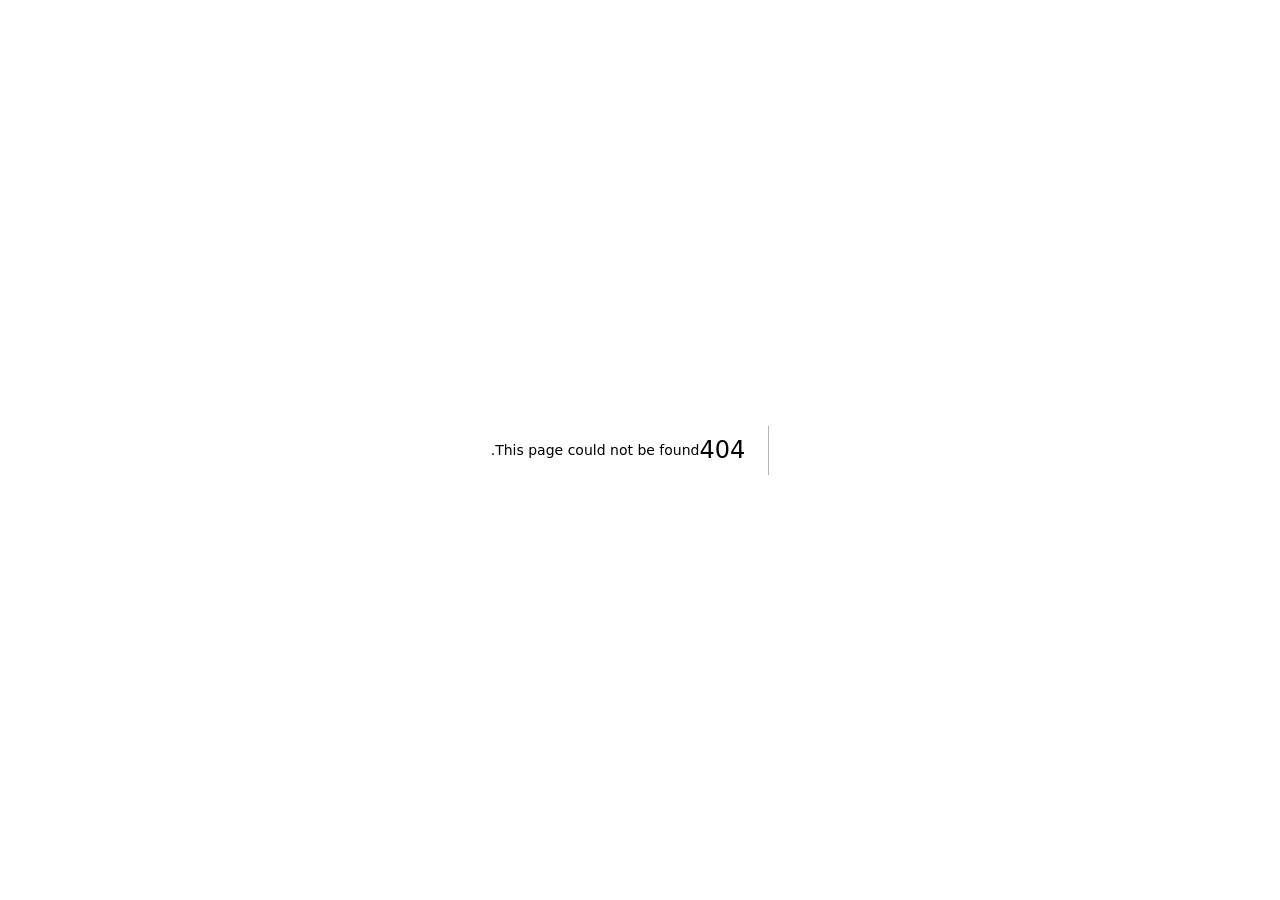
<file: 404/index.html>
<!DOCTYPE html><!--JzkLefsYakH2GRI28CZzs--><html lang="ar" dir="rtl"><head><meta charSet="utf-8"/><meta name="viewport" content="width=device-width, initial-scale=1"/><link rel="stylesheet" href="/_next/static/css/6b0808b79be10da7.css" data-precedence="next"/><link rel="preload" as="script" fetchPriority="low" href="/_next/static/chunks/webpack-4a462cecab786e93.js"/><script src="/_next/static/chunks/4bd1b696-c023c6e3521b1417.js" async=""></script><script src="/_next/static/chunks/255-d999a7d6833d3983.js" async=""></script><script src="/_next/static/chunks/main-app-c94aacf630f479fa.js" async=""></script><meta name="robots" content="noindex"/><link rel="preload" href="/fonts/IBMPlexSansArabic-SemiBold.ttf" as="font" type="font/ttf" crossorigin="anonymous"/><link rel="preload" href="/fonts/IBMPlexSansArabic-Regular.ttf" as="font" type="font/ttf" crossorigin="anonymous"/><title>404: This page could not be found.</title><meta name="theme-color" content="#F2F2F1"/><title>Loopra · من الحديث إلى الإنجاز</title><meta name="description" content="Loopra تربط تواصل فريقك بتنفيذه: الكلام اللي يحتاج تنفيذ يصير مهمة لها مسؤول وموعد. تطبيق التواصل والمهام للمنشآت الصغيرة في السعودية."/><meta name="application-name" content="Loopra"/><meta property="og:title" content="Loopra · من الحديث إلى الإنجاز"/><meta property="og:description" content="الكلام اللي يحتاج تنفيذ يصير مهمة لها مسؤول وموعد. تواصل ومهام للمنشآت الصغيرة في السعودية."/><meta property="og:url" content="https://loopra.dev/"/><meta property="og:site_name" content="Loopra"/><meta property="og:locale" content="ar_SA"/><meta property="og:image" content="https://loopra.dev/social/og.png"/><meta property="og:image:width" content="1200"/><meta property="og:image:height" content="630"/><meta property="og:image:alt" content="Loopra"/><meta property="og:type" content="website"/><meta name="twitter:card" content="summary_large_image"/><meta name="twitter:title" content="Loopra · من الحديث إلى الإنجاز"/><meta name="twitter:description" content="الكلام اللي يحتاج تنفيذ يصير مهمة لها مسؤول وموعد. تواصل ومهام للمنشآت الصغيرة في السعودية."/><meta name="twitter:image" content="https://loopra.dev/social/og.png"/><link rel="icon" href="/favicon-32.png" sizes="32x32" type="image/png"/><link rel="icon" href="/favicon-512.png" sizes="512x512" type="image/png"/><link rel="apple-touch-icon" href="/apple-touch-icon.png"/><script src="/_next/static/chunks/polyfills-42372ed130431b0a.js" noModule=""></script></head><body><div hidden=""><!--$--><!--/$--></div><div style="font-family:system-ui,&quot;Segoe UI&quot;,Roboto,Helvetica,Arial,sans-serif,&quot;Apple Color Emoji&quot;,&quot;Segoe UI Emoji&quot;;height:100vh;text-align:center;display:flex;flex-direction:column;align-items:center;justify-content:center"><div><style>body{color:#000;background:#fff;margin:0}.next-error-h1{border-right:1px solid rgba(0,0,0,.3)}@media (prefers-color-scheme:dark){body{color:#fff;background:#000}.next-error-h1{border-right:1px solid rgba(255,255,255,.3)}}</style><h1 class="next-error-h1" style="display:inline-block;margin:0 20px 0 0;padding:0 23px 0 0;font-size:24px;font-weight:500;vertical-align:top;line-height:49px">404</h1><div style="display:inline-block"><h2 style="font-size:14px;font-weight:400;line-height:49px;margin:0">This page could not be found.</h2></div></div></div><!--$--><!--/$--><script src="/_next/static/chunks/webpack-4a462cecab786e93.js" id="_R_" async=""></script><script>(self.__next_f=self.__next_f||[]).push([0])</script><script>self.__next_f.push([1,"1:\"$Sreact.fragment\"\n2:I[9766,[],\"\"]\n3:I[8924,[],\"\"]\n4:I[4431,[],\"OutletBoundary\"]\n6:I[5278,[],\"AsyncMetadataOutlet\"]\n8:I[4431,[],\"ViewportBoundary\"]\na:I[4431,[],\"MetadataBoundary\"]\nb:\"$Sreact.suspense\"\nd:I[7150,[],\"\"]\n:HL[\"/_next/static/css/6b0808b79be10da7.css\",\"style\"]\n"])</script><script>self.__next_f.push([1,"0:{\"P\":null,\"b\":\"JzkLefsYakH2GRI28CZzs\",\"p\":\"\",\"c\":[\"\",\"_not-found\",\"\"],\"i\":false,\"f\":[[[\"\",{\"children\":[\"/_not-found\",{\"children\":[\"__PAGE__\",{}]}]},\"$undefined\",\"$undefined\",true],[\"\",[\"$\",\"$1\",\"c\",{\"children\":[[[\"$\",\"link\",\"0\",{\"rel\":\"stylesheet\",\"href\":\"/_next/static/css/6b0808b79be10da7.css\",\"precedence\":\"next\",\"crossOrigin\":\"$undefined\",\"nonce\":\"$undefined\"}]],[\"$\",\"html\",null,{\"lang\":\"ar\",\"dir\":\"rtl\",\"children\":[[\"$\",\"head\",null,{\"children\":[[\"$\",\"link\",null,{\"rel\":\"preload\",\"href\":\"/fonts/IBMPlexSansArabic-SemiBold.ttf\",\"as\":\"font\",\"type\":\"font/ttf\",\"crossOrigin\":\"anonymous\"}],[\"$\",\"link\",null,{\"rel\":\"preload\",\"href\":\"/fonts/IBMPlexSansArabic-Regular.ttf\",\"as\":\"font\",\"type\":\"font/ttf\",\"crossOrigin\":\"anonymous\"}]]}],[\"$\",\"body\",null,{\"children\":[\"$\",\"$L2\",null,{\"parallelRouterKey\":\"children\",\"error\":\"$undefined\",\"errorStyles\":\"$undefined\",\"errorScripts\":\"$undefined\",\"template\":[\"$\",\"$L3\",null,{}],\"templateStyles\":\"$undefined\",\"templateScripts\":\"$undefined\",\"notFound\":\"$undefined\",\"forbidden\":\"$undefined\",\"unauthorized\":\"$undefined\"}]}]]}]]}],{\"children\":[\"/_not-found\",[\"$\",\"$1\",\"c\",{\"children\":[null,[\"$\",\"$L2\",null,{\"parallelRouterKey\":\"children\",\"error\":\"$undefined\",\"errorStyles\":\"$undefined\",\"errorScripts\":\"$undefined\",\"template\":[\"$\",\"$L3\",null,{}],\"templateStyles\":\"$undefined\",\"templateScripts\":\"$undefined\",\"notFound\":\"$undefined\",\"forbidden\":\"$undefined\",\"unauthorized\":\"$undefined\"}]]}],{\"children\":[\"__PAGE__\",[\"$\",\"$1\",\"c\",{\"children\":[[[\"$\",\"title\",null,{\"children\":\"404: This page could not be found.\"}],[\"$\",\"div\",null,{\"style\":{\"fontFamily\":\"system-ui,\\\"Segoe UI\\\",Roboto,Helvetica,Arial,sans-serif,\\\"Apple Color Emoji\\\",\\\"Segoe UI Emoji\\\"\",\"height\":\"100vh\",\"textAlign\":\"center\",\"display\":\"flex\",\"flexDirection\":\"column\",\"alignItems\":\"center\",\"justifyContent\":\"center\"},\"children\":[\"$\",\"div\",null,{\"children\":[[\"$\",\"style\",null,{\"dangerouslySetInnerHTML\":{\"__html\":\"body{color:#000;background:#fff;margin:0}.next-error-h1{border-right:1px solid rgba(0,0,0,.3)}@media (prefers-color-scheme:dark){body{color:#fff;background:#000}.next-error-h1{border-right:1px solid rgba(255,255,255,.3)}}\"}}],[\"$\",\"h1\",null,{\"className\":\"next-error-h1\",\"style\":{\"display\":\"inline-block\",\"margin\":\"0 20px 0 0\",\"padding\":\"0 23px 0 0\",\"fontSize\":24,\"fontWeight\":500,\"verticalAlign\":\"top\",\"lineHeight\":\"49px\"},\"children\":404}],[\"$\",\"div\",null,{\"style\":{\"display\":\"inline-block\"},\"children\":[\"$\",\"h2\",null,{\"style\":{\"fontSize\":14,\"fontWeight\":400,\"lineHeight\":\"49px\",\"margin\":0},\"children\":\"This page could not be found.\"}]}]]}]}]],null,[\"$\",\"$L4\",null,{\"children\":[\"$L5\",[\"$\",\"$L6\",null,{\"promise\":\"$@7\"}]]}]]}],{},null,false]},null,false]},null,false],[\"$\",\"$1\",\"h\",{\"children\":[[\"$\",\"meta\",null,{\"name\":\"robots\",\"content\":\"noindex\"}],[[\"$\",\"$L8\",null,{\"children\":\"$L9\"}],null],[\"$\",\"$La\",null,{\"children\":[\"$\",\"div\",null,{\"hidden\":true,\"children\":[\"$\",\"$b\",null,{\"fallback\":null,\"children\":\"$Lc\"}]}]}]]}],false]],\"m\":\"$undefined\",\"G\":[\"$d\",[]],\"s\":false,\"S\":true}\n"])</script><script>self.__next_f.push([1,"9:[[\"$\",\"meta\",\"0\",{\"charSet\":\"utf-8\"}],[\"$\",\"meta\",\"1\",{\"name\":\"viewport\",\"content\":\"width=device-width, initial-scale=1\"}],[\"$\",\"meta\",\"2\",{\"name\":\"theme-color\",\"content\":\"#F2F2F1\"}]]\n5:null\n"])</script><script>self.__next_f.push([1,"e:I[622,[],\"IconMark\"]\n"])</script><script>self.__next_f.push([1,"7:{\"metadata\":[[\"$\",\"title\",\"0\",{\"children\":\"Loopra · من الحديث إلى الإنجاز\"}],[\"$\",\"meta\",\"1\",{\"name\":\"description\",\"content\":\"Loopra تربط تواصل فريقك بتنفيذه: الكلام اللي يحتاج تنفيذ يصير مهمة لها مسؤول وموعد. تطبيق التواصل والمهام للمنشآت الصغيرة في السعودية.\"}],[\"$\",\"meta\",\"2\",{\"name\":\"application-name\",\"content\":\"Loopra\"}],[\"$\",\"meta\",\"3\",{\"property\":\"og:title\",\"content\":\"Loopra · من الحديث إلى الإنجاز\"}],[\"$\",\"meta\",\"4\",{\"property\":\"og:description\",\"content\":\"الكلام اللي يحتاج تنفيذ يصير مهمة لها مسؤول وموعد. تواصل ومهام للمنشآت الصغيرة في السعودية.\"}],[\"$\",\"meta\",\"5\",{\"property\":\"og:url\",\"content\":\"https://loopra.dev/\"}],[\"$\",\"meta\",\"6\",{\"property\":\"og:site_name\",\"content\":\"Loopra\"}],[\"$\",\"meta\",\"7\",{\"property\":\"og:locale\",\"content\":\"ar_SA\"}],[\"$\",\"meta\",\"8\",{\"property\":\"og:image\",\"content\":\"https://loopra.dev/social/og.png\"}],[\"$\",\"meta\",\"9\",{\"property\":\"og:image:width\",\"content\":\"1200\"}],[\"$\",\"meta\",\"10\",{\"property\":\"og:image:height\",\"content\":\"630\"}],[\"$\",\"meta\",\"11\",{\"property\":\"og:image:alt\",\"content\":\"Loopra\"}],[\"$\",\"meta\",\"12\",{\"property\":\"og:type\",\"content\":\"website\"}],[\"$\",\"meta\",\"13\",{\"name\":\"twitter:card\",\"content\":\"summary_large_image\"}],[\"$\",\"meta\",\"14\",{\"name\":\"twitter:title\",\"content\":\"Loopra · من الحديث إلى الإنجاز\"}],[\"$\",\"meta\",\"15\",{\"name\":\"twitter:description\",\"content\":\"الكلام اللي يحتاج تنفيذ يصير مهمة لها مسؤول وموعد. تواصل ومهام للمنشآت الصغيرة في السعودية.\"}],[\"$\",\"meta\",\"16\",{\"name\":\"twitter:image\",\"content\":\"https://loopra.dev/social/og.png\"}],[\"$\",\"link\",\"17\",{\"rel\":\"icon\",\"href\":\"/favicon-32.png\",\"sizes\":\"32x32\",\"type\":\"image/png\"}],[\"$\",\"link\",\"18\",{\"rel\":\"icon\",\"href\":\"/favicon-512.png\",\"sizes\":\"512x512\",\"type\":\"image/png\"}],[\"$\",\"link\",\"19\",{\"rel\":\"apple-touch-icon\",\"href\":\"/apple-touch-icon.png\"}],[\"$\",\"$Le\",\"20\",{}]],\"error\":null,\"digest\":\"$undefined\"}\n"])</script><script>self.__next_f.push([1,"c:\"$7:metadata\"\n"])</script></body></html>
</file>
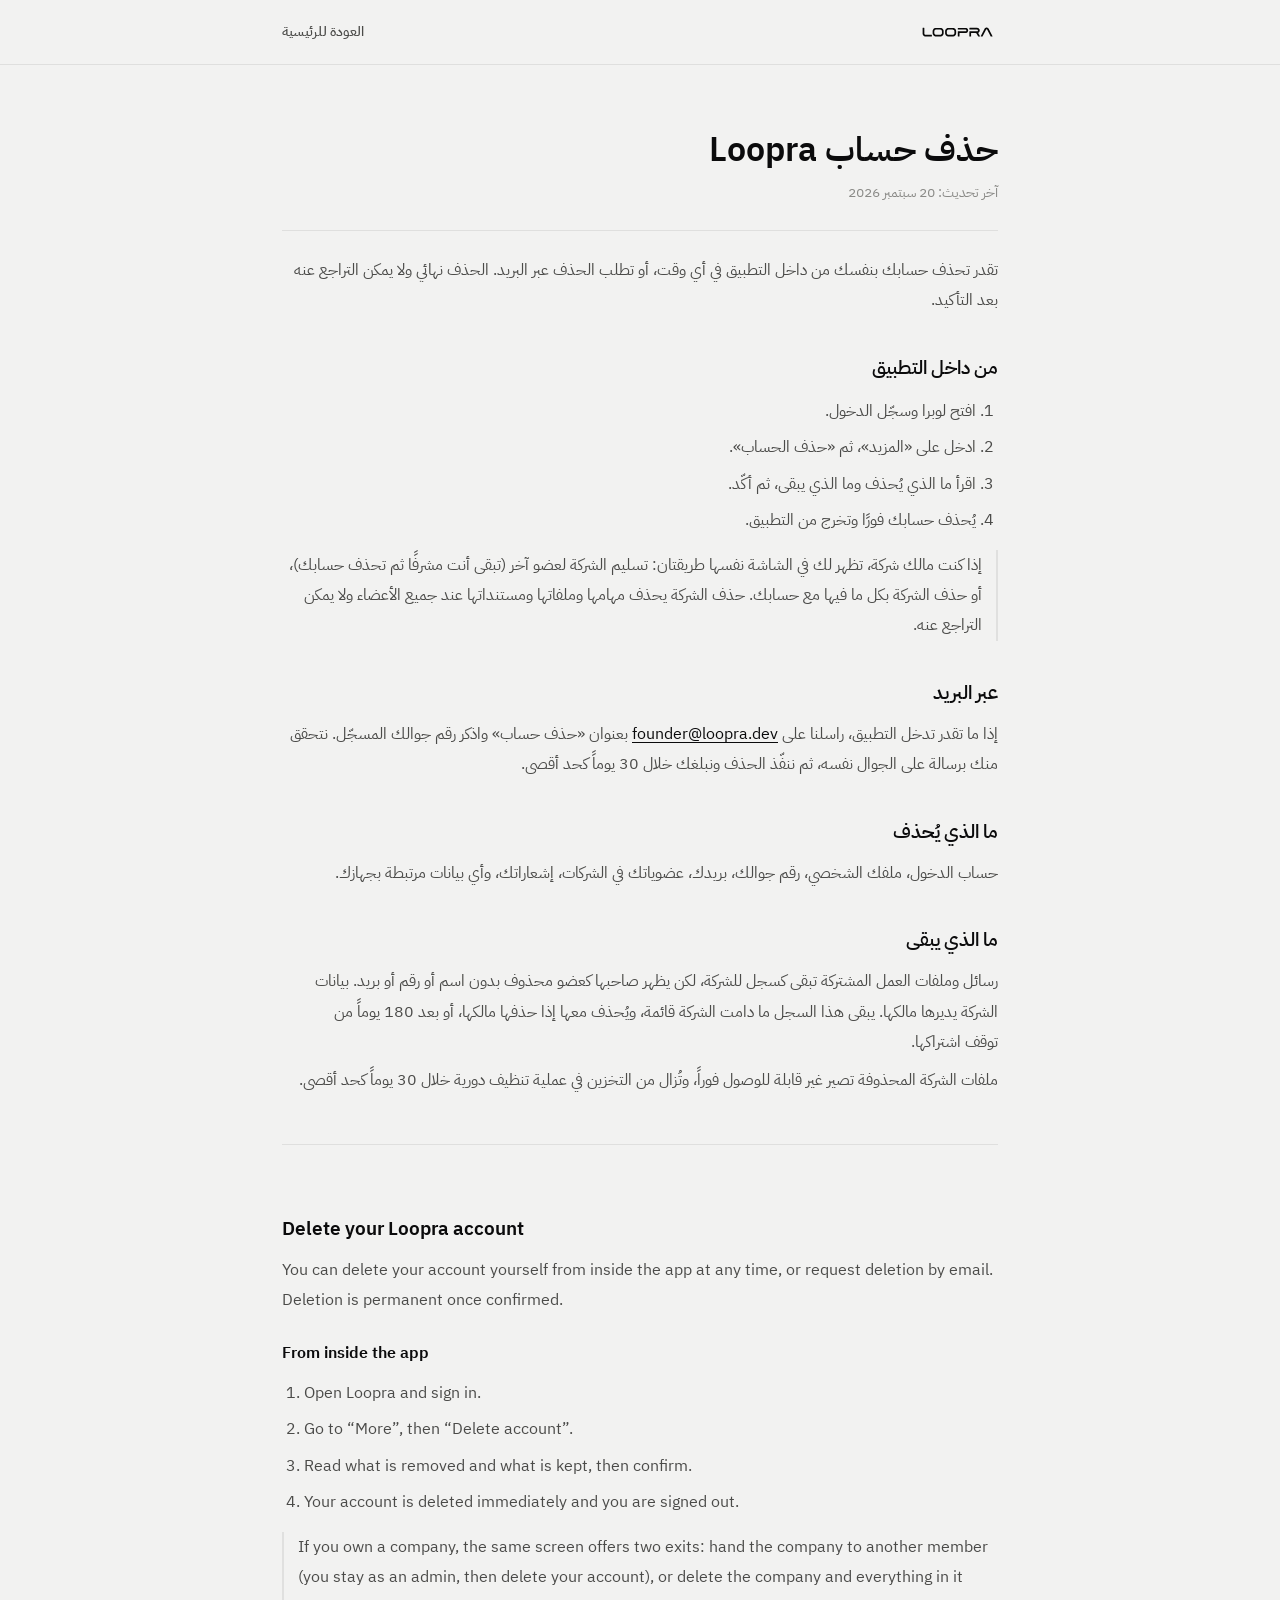
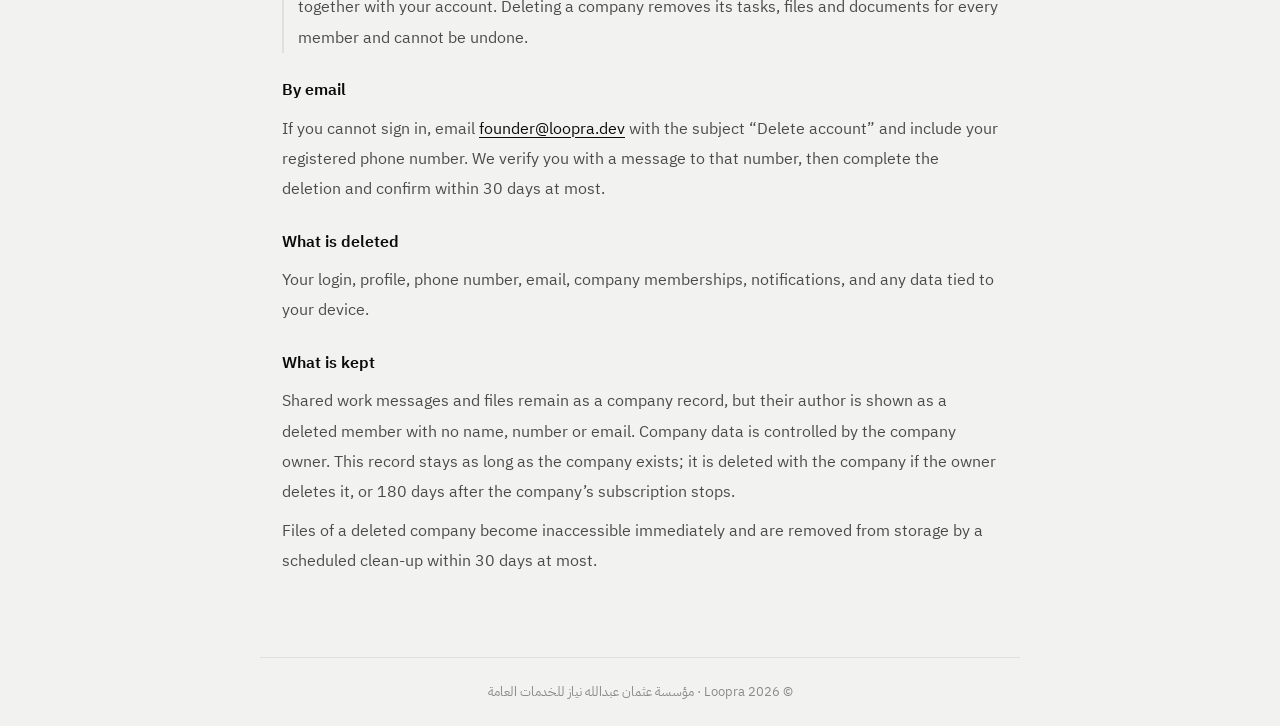
<file: delete-account/index.html>
<!doctype html>
<html lang="ar" dir="rtl">
<head>
<meta charset="utf-8">
<meta name="viewport" content="width=device-width, initial-scale=1">
<title>حذف الحساب | Loopra</title>
<meta name="description" content="كيف تحذف حساب لوبرا من داخل التطبيق أو عبر البريد، وما الذي يُحذف وما الذي يبقى.">
<meta name="theme-color" content="#F2F2F1">
<link rel="icon" href="/favicon-32.png" sizes="32x32">
<link rel="apple-touch-icon" href="/apple-touch-icon.png">
<style>
@font-face{font-family:'Plex Arabic';src:url('/fonts/IBMPlexSansArabic-Regular.ttf') format('truetype');font-weight:400;font-display:swap}
@font-face{font-family:'Plex Arabic';src:url('/fonts/IBMPlexSansArabic-Medium.ttf') format('truetype');font-weight:500;font-display:swap}
@font-face{font-family:'Plex Arabic';src:url('/fonts/IBMPlexSansArabic-SemiBold.ttf') format('truetype');font-weight:600;font-display:swap}
:root{--canvas:#F2F2F1;--ink:#0B0B0C;--secondary:#4B4B49;--tertiary:#8A8A87;--hairline:rgba(11,11,12,.08)}
*{box-sizing:border-box;margin:0;padding:0}
html{-webkit-text-size-adjust:100%;scroll-behavior:smooth}
body{background:var(--canvas);color:var(--ink);font-family:'Plex Arabic',-apple-system,system-ui,sans-serif;line-height:1.9;-webkit-font-smoothing:antialiased}
a{color:inherit}
::selection{background:rgba(11,11,12,.09)}
.lp-header{position:sticky;top:0;z-index:10;background:color-mix(in srgb,var(--canvas) 82%,transparent);backdrop-filter:saturate(150%) blur(14px);-webkit-backdrop-filter:saturate(150%) blur(14px);border-bottom:1px solid var(--hairline)}
.lp-header .in{max-width:760px;margin:0 auto;padding:0 22px;height:64px;display:flex;align-items:center;justify-content:space-between}
.lp-logo{height:20px;width:auto;display:block}
.lp-back{font-size:14px;color:var(--secondary);text-decoration:none;font-weight:500;transition:color .18s}
.lp-back:hover{color:var(--ink)}
main{max-width:760px;margin:0 auto;padding:clamp(36px,6vw,64px) 22px 72px}
h1{font-size:clamp(26px,5vw,34px);font-weight:600;line-height:1.25;letter-spacing:0;text-wrap:balance;margin-bottom:8px}
.date{color:var(--tertiary);font-size:14px;margin-bottom:24px;padding-bottom:24px;border-bottom:1px solid var(--hairline)}
h2{font-size:19px;font-weight:600;margin:34px 0 6px;letter-spacing:0}
h3{font-size:16px;font-weight:600;margin:22px 0 4px}
p{color:var(--secondary);font-size:16px;margin:8px 0;text-wrap:pretty}
p a{color:var(--ink);text-decoration:underline;text-underline-offset:3px;text-decoration-thickness:1px}
ol,ul{margin:10px 0;padding-inline-start:22px}
li{color:var(--secondary);margin:6px 0}
.note{border-inline-start:2px solid var(--hairline);padding-inline-start:14px;margin:14px 0}
.en{margin-top:48px;padding-top:32px;border-top:1px solid var(--hairline)}
.foot{max-width:760px;margin:0 auto;padding:22px;border-top:1px solid var(--hairline);color:var(--tertiary);font-size:13px;text-align:center}
</style>
</head>
<body>
<header class="lp-header"><div class="in">
<a href="/" aria-label="Loopra"><img class="lp-logo" src="/logos/loopra-wordmark-black.svg" alt="لوبرا"></a>
<a class="lp-back" href="/">العودة للرئيسية</a>
</div></header>
<main>
<h1>حذف حساب Loopra</h1>
<p class="date">آخر تحديث: 20 سبتمبر 2026</p>
<p>تقدر تحذف حسابك بنفسك من داخل التطبيق في أي وقت، أو تطلب الحذف عبر البريد. الحذف نهائي ولا يمكن التراجع عنه بعد التأكيد.</p>

<h2>من داخل التطبيق</h2>
<ol>
<li>افتح لوبرا وسجّل الدخول.</li>
<li>ادخل على «المزيد»، ثم «حذف الحساب».</li>
<li>اقرأ ما الذي يُحذف وما الذي يبقى، ثم أكّد.</li>
<li>يُحذف حسابك فورًا وتخرج من التطبيق.</li>
</ol>
<div class="note">
<p>إذا كنت مالك شركة، تظهر لك في الشاشة نفسها طريقتان: تسليم الشركة لعضو آخر (تبقى أنت مشرفًا ثم تحذف حسابك)، أو حذف الشركة بكل ما فيها مع حسابك. حذف الشركة يحذف مهامها وملفاتها ومستنداتها عند جميع الأعضاء ولا يمكن التراجع عنه.</p>
</div>

<h2>عبر البريد</h2>
<p>إذا ما تقدر تدخل التطبيق، راسلنا على <a href="mailto:founder@loopra.dev">founder@loopra.dev</a> بعنوان «حذف حساب» واذكر رقم جوالك المسجّل. نتحقق منك برسالة على الجوال نفسه، ثم ننفّذ الحذف ونبلغك خلال 30 يوماً كحد أقصى.</p>

<h2>ما الذي يُحذف</h2>
<p>حساب الدخول، ملفك الشخصي، رقم جوالك، بريدك، عضوياتك في الشركات، إشعاراتك، وأي بيانات مرتبطة بجهازك.</p>

<h2>ما الذي يبقى</h2>
<p>رسائل وملفات العمل المشتركة تبقى كسجل للشركة، لكن يظهر صاحبها كعضو محذوف بدون اسم أو رقم أو بريد. بيانات الشركة يديرها مالكها. يبقى هذا السجل ما دامت الشركة قائمة، ويُحذف معها إذا حذفها مالكها، أو بعد 180 يوماً من توقف اشتراكها.</p>
<p>ملفات الشركة المحذوفة تصير غير قابلة للوصول فوراً، وتُزال من التخزين في عملية تنظيف دورية خلال 30 يوماً كحد أقصى.</p>

<section class="en" dir="ltr" lang="en">
<h2>Delete your Loopra account</h2>
<p>You can delete your account yourself from inside the app at any time, or request deletion by email. Deletion is permanent once confirmed.</p>
<h3>From inside the app</h3>
<ol>
<li>Open Loopra and sign in.</li>
<li>Go to “More”, then “Delete account”.</li>
<li>Read what is removed and what is kept, then confirm.</li>
<li>Your account is deleted immediately and you are signed out.</li>
</ol>
<div class="note"><p>If you own a company, the same screen offers two exits: hand the company to another member (you stay as an admin, then delete your account), or delete the company and everything in it together with your account. Deleting a company removes its tasks, files and documents for every member and cannot be undone.</p></div>
<h3>By email</h3>
<p>If you cannot sign in, email <a href="mailto:founder@loopra.dev">founder@loopra.dev</a> with the subject “Delete account” and include your registered phone number. We verify you with a message to that number, then complete the deletion and confirm within 30 days at most.</p>
<h3>What is deleted</h3>
<p>Your login, profile, phone number, email, company memberships, notifications, and any data tied to your device.</p>
<h3>What is kept</h3>
<p>Shared work messages and files remain as a company record, but their author is shown as a deleted member with no name, number or email. Company data is controlled by the company owner. This record stays as long as the company exists; it is deleted with the company if the owner deletes it, or 180 days after the company’s subscription stops.</p>
<p>Files of a deleted company become inaccessible immediately and are removed from storage by a scheduled clean-up within 30 days at most.</p>
</section>
</main>
<div class="foot">© 2026 Loopra · مؤسسة عثمان عبدالله نياز للخدمات العامة</div>
</body>
</html>
</file>
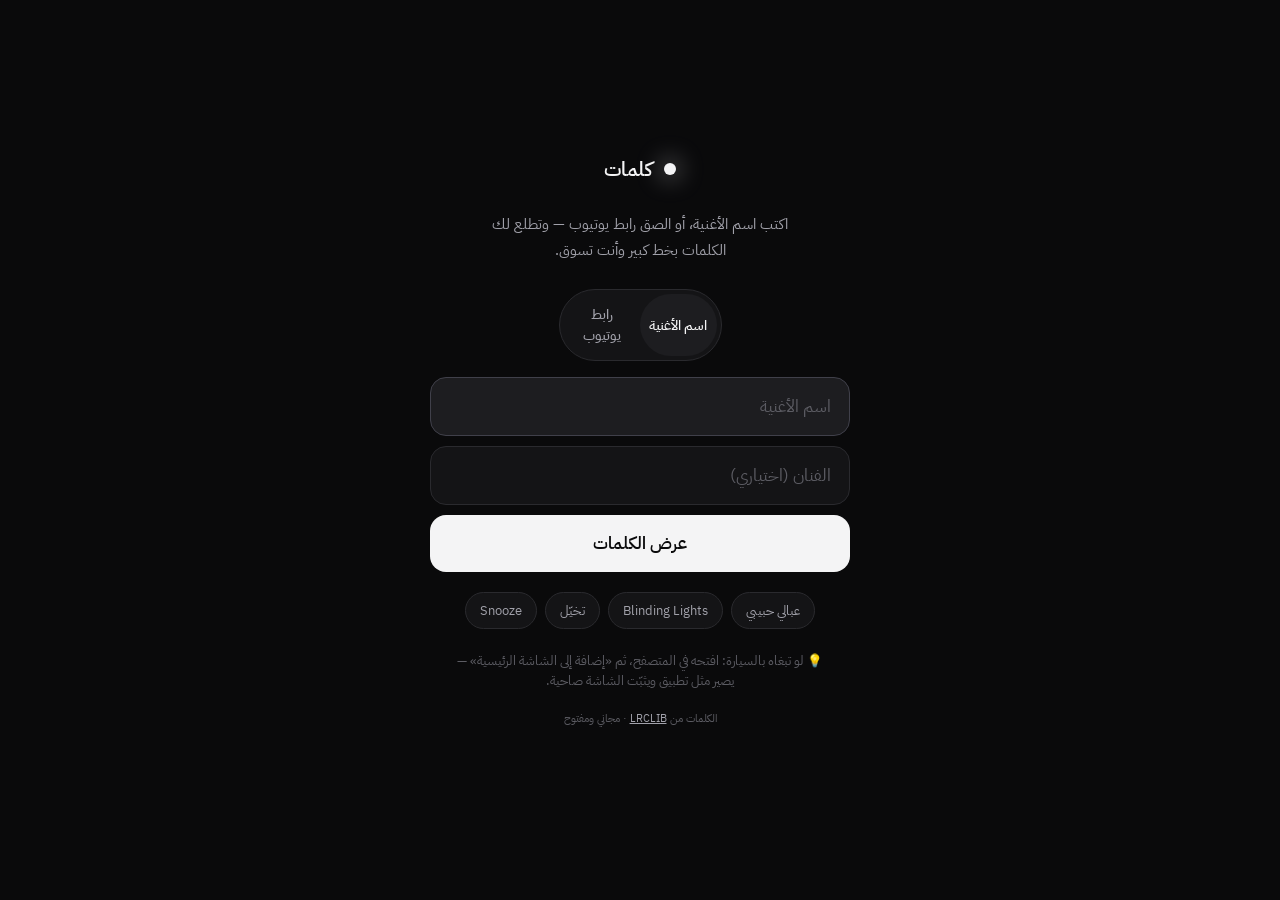
<file: lyrics/index.html>
<!DOCTYPE html>
<html lang="ar" dir="rtl">
<head>
<meta charset="UTF-8" />
<meta name="viewport" content="width=device-width, initial-scale=1, viewport-fit=cover, maximum-scale=1, user-scalable=no" />
<title>كلمات — عرض كلمات الأغاني</title>
<meta name="description" content="اكتب اسم الأغنية أو الصق رابط يوتيوب، واعرض الكلمات بخط كبير مع سكرول تلقائي وأنت تسوق." />
<meta name="theme-color" content="#0a0a0b" />

<!-- PWA / Add to Home Screen -->
<link rel="manifest" href="/lyrics/manifest.json" />
<meta name="mobile-web-app-capable" content="yes" />
<meta name="apple-mobile-web-app-capable" content="yes" />
<meta name="apple-mobile-web-app-status-bar-style" content="black-translucent" />
<meta name="apple-mobile-web-app-title" content="كلمات" />
<link rel="apple-touch-icon" href="/apple-touch-icon.png" />
<link rel="icon" href="/favicon-512.png" sizes="512x512" />

<style>
  @font-face{
    font-family:"Plex Arabic";
    src:url("/fonts/IBMPlexSansArabic-Regular.ttf") format("truetype");
    font-weight:400; font-display:swap;
  }
  @font-face{
    font-family:"Plex Arabic";
    src:url("/fonts/IBMPlexSansArabic-Medium.ttf") format("truetype");
    font-weight:500; font-display:swap;
  }
  @font-face{
    font-family:"Plex Arabic";
    src:url("/fonts/IBMPlexSansArabic-SemiBold.ttf") format("truetype");
    font-weight:600; font-display:swap;
  }

  :root{
    --bg:#0a0a0b;
    --surface:#141416;
    --surface-2:#1d1d20;
    --line:#2a2a2e;
    --ink:#f4f4f5;
    --ink-dim:#a1a1aa;
    --ink-faint:#5c5c63;
    --accent:#f4f4f5;
    --active:#ffffff;
    --radius:22px;
    --safe-t:env(safe-area-inset-top,0px);
    --safe-b:env(safe-area-inset-bottom,0px);
    --lyric-size:34px;
  }

  *{box-sizing:border-box;-webkit-tap-highlight-color:transparent;}
  html,body{height:100%;}
  body{
    margin:0;
    font-family:"Plex Arabic",-apple-system,BlinkMacSystemFont,"Segoe UI",Roboto,sans-serif;
    background:var(--bg);
    color:var(--ink);
    -webkit-font-smoothing:antialiased;
    overflow:hidden;
    overscroll-behavior:none;
  }

  .app{
    height:100dvh;
    display:flex;
    flex-direction:column;
    padding-top:var(--safe-t);
    padding-bottom:var(--safe-b);
  }

  /* ---------- Screens ---------- */
  .screen{flex:1;min-height:0;display:none;flex-direction:column;}
  .screen.active{display:flex;}

  /* ---------- Search screen ---------- */
  #searchScreen{
    justify-content:center;
    padding:24px clamp(18px,6vw,44px);
    overflow-y:auto;
  }
  .brand{
    display:flex;align-items:center;gap:12px;
    justify-content:center;margin-bottom:28px;
  }
  .brand .dot{
    width:12px;height:12px;border-radius:50%;
    background:var(--ink);
    box-shadow:0 0 24px 4px rgba(244,244,245,.35);
  }
  .brand h1{font-size:20px;font-weight:600;margin:0;letter-spacing:-.01em;}

  .hero{
    text-align:center;margin-bottom:26px;
  }
  .hero p{color:var(--ink-dim);font-size:15px;line-height:1.7;margin:0 auto;max-width:340px;}

  .segmented{
    display:flex;background:var(--surface);border:1px solid var(--line);
    border-radius:999px;padding:4px;margin:0 auto 16px;max-width:360px;
  }
  .segmented button{
    flex:1;border:0;background:transparent;color:var(--ink-dim);
    font-family:inherit;font-size:14px;font-weight:500;padding:10px 8px;
    border-radius:999px;cursor:pointer;transition:.2s;
  }
  .segmented button.on{background:var(--surface-2);color:var(--ink);}

  .field{
    display:flex;flex-direction:column;gap:10px;max-width:420px;margin:0 auto;width:100%;
  }
  .input{
    width:100%;background:var(--surface);border:1px solid var(--line);
    color:var(--ink);font-family:inherit;font-size:17px;
    padding:16px 18px;border-radius:16px;outline:none;transition:.2s;
  }
  .input::placeholder{color:var(--ink-faint);}
  .input:focus{border-color:#40404a;background:var(--surface-2);}

  .row2{display:flex;gap:10px;}
  .row2 .input{flex:1;}

  .btn-primary{
    width:100%;border:0;border-radius:16px;
    background:var(--ink);color:#0a0a0b;
    font-family:inherit;font-weight:600;font-size:17px;
    padding:16px;cursor:pointer;transition:transform .12s ease,opacity .2s;
    display:flex;align-items:center;justify-content:center;gap:9px;
  }
  .btn-primary:active{transform:scale(.98);}
  .btn-primary[disabled]{opacity:.55;pointer-events:none;}

  .examples{
    display:flex;flex-wrap:wrap;gap:8px;justify-content:center;
    margin:20px auto 0;max-width:420px;
  }
  .chip{
    background:var(--surface);border:1px solid var(--line);color:var(--ink-dim);
    font-family:inherit;font-size:13px;padding:8px 14px;border-radius:999px;cursor:pointer;transition:.2s;
  }
  .chip:active{background:var(--surface-2);}

  .hint{
    text-align:center;color:var(--ink-faint);font-size:12.5px;line-height:1.6;
    margin:22px auto 0;max-width:380px;
  }

  /* ---------- Results screen ---------- */
  .topbar{
    display:flex;align-items:center;gap:12px;
    padding:14px clamp(16px,5vw,32px);
    border-bottom:1px solid var(--line);
    flex-shrink:0;
  }
  .iconbtn{
    width:42px;height:42px;flex-shrink:0;border-radius:50%;
    border:1px solid var(--line);background:var(--surface);color:var(--ink);
    font-size:19px;cursor:pointer;display:flex;align-items:center;justify-content:center;
    transition:.15s;
  }
  .iconbtn:active{background:var(--surface-2);}
  .topbar .title{font-size:16px;font-weight:600;min-width:0;overflow:hidden;text-overflow:ellipsis;white-space:nowrap;flex:1;}
  .topbar .title small{display:block;color:var(--ink-dim);font-weight:400;font-size:13px;margin-top:2px;overflow:hidden;text-overflow:ellipsis;white-space:nowrap;}

  .list{flex:1;min-height:0;overflow-y:auto;padding:10px clamp(12px,4vw,28px) 30px;-webkit-overflow-scrolling:touch;}
  .result{
    display:flex;align-items:center;gap:14px;width:100%;text-align:start;
    background:var(--surface);border:1px solid var(--line);
    border-radius:16px;padding:15px 16px;margin-bottom:10px;cursor:pointer;
    transition:.15s;color:var(--ink);font-family:inherit;
  }
  .result:active{background:var(--surface-2);}
  .result .meta{min-width:0;flex:1;}
  .result .track{font-size:16px;font-weight:600;overflow:hidden;text-overflow:ellipsis;white-space:nowrap;}
  .result .artist{font-size:13.5px;color:var(--ink-dim);margin-top:3px;overflow:hidden;text-overflow:ellipsis;white-space:nowrap;}
  .result .badge{
    flex-shrink:0;font-size:11px;font-weight:500;padding:5px 9px;border-radius:8px;
    background:var(--surface-2);color:var(--ink-dim);border:1px solid var(--line);
  }
  .result .badge.synced{color:#0a0a0b;background:var(--ink);border-color:var(--ink);}

  .state{
    flex:1;display:flex;flex-direction:column;align-items:center;justify-content:center;
    gap:16px;padding:40px;text-align:center;color:var(--ink-dim);
  }
  .spinner{
    width:34px;height:34px;border-radius:50%;
    border:3px solid var(--line);border-top-color:var(--ink);
    animation:spin .8s linear infinite;
  }
  @keyframes spin{to{transform:rotate(360deg);}}
  .state h3{color:var(--ink);font-size:17px;font-weight:600;margin:0;}
  .state p{margin:0;font-size:14px;line-height:1.7;max-width:300px;}
  .state .btn-primary{max-width:240px;margin-top:6px;}

  /* ---------- Lyrics screen ---------- */
  #lyricsScreen{position:relative;}
  .lyrics-head{
    display:flex;align-items:center;gap:12px;
    padding:12px clamp(14px,4vw,28px);
    flex-shrink:0;
    background:linear-gradient(180deg,var(--bg) 60%,transparent);
    z-index:5;
  }
  .lyrics-head .title{flex:1;min-width:0;}
  .lyrics-head .title .t{font-size:15px;font-weight:600;overflow:hidden;text-overflow:ellipsis;white-space:nowrap;}
  .lyrics-head .title .a{font-size:12.5px;color:var(--ink-dim);margin-top:2px;overflow:hidden;text-overflow:ellipsis;white-space:nowrap;}

  .lyrics-wrap{
    flex:1;min-height:0;overflow-y:auto;-webkit-overflow-scrolling:touch;
    padding:34vh clamp(20px,7vw,60px) 40vh;
    scroll-behavior:smooth;
    text-align:center;
  }
  .lyrics-wrap.plain{padding:20px clamp(20px,7vw,60px) 30vh;}

  .line{
    font-size:var(--lyric-size);
    line-height:1.5;font-weight:600;
    color:var(--ink-faint);
    margin:0 0 .55em;
    transition:color .35s ease,opacity .35s ease,transform .35s ease;
    cursor:pointer;
    letter-spacing:-.01em;
  }
  .line.plainline{color:var(--ink);opacity:.92;cursor:default;font-weight:500;}
  .line.past{color:var(--ink-faint);opacity:.5;}
  .line.active{color:var(--active);transform:scale(1.02);}
  .line.upcoming{color:var(--ink-dim);opacity:.75;}

  /* control bar */
  .controls{
    flex-shrink:0;
    display:flex;align-items:center;gap:10px;justify-content:center;
    padding:12px clamp(14px,4vw,28px) calc(14px + var(--safe-b));
    background:linear-gradient(0deg,var(--bg) 55%,transparent);
    z-index:5;
  }
  .ctl{
    height:48px;min-width:48px;padding:0 16px;border-radius:999px;
    border:1px solid var(--line);background:var(--surface);color:var(--ink);
    font-family:inherit;font-size:14px;font-weight:500;cursor:pointer;
    display:flex;align-items:center;justify-content:center;gap:7px;transition:.15s;
  }
  .ctl:active{background:var(--surface-2);}
  .ctl.play{
    background:var(--ink);color:#0a0a0b;border-color:var(--ink);
    min-width:64px;font-weight:600;
  }
  .ctl.wide{flex:0 0 auto;}
  .ctl small{font-size:11px;color:var(--ink-dim);}
  .ctl.play small{color:rgba(10,10,11,.6);}

  .toast{
    position:fixed;left:50%;transform:translateX(-50%);
    bottom:calc(96px + var(--safe-b));
    background:var(--surface-2);border:1px solid var(--line);color:var(--ink);
    padding:11px 18px;border-radius:999px;font-size:13.5px;font-weight:500;
    opacity:0;pointer-events:none;transition:opacity .25s,transform .25s;z-index:20;
    white-space:nowrap;max-width:90vw;overflow:hidden;text-overflow:ellipsis;
  }
  .toast.show{opacity:1;transform:translateX(-50%) translateY(-4px);}

  .sync-tip{
    text-align:center;color:var(--ink-faint);font-size:12px;
    padding:0 20px 8px;flex-shrink:0;
  }

  /* size popover */
  .sizebar{
    position:absolute;top:64px;inset-inline-end:16px;
    background:var(--surface-2);border:1px solid var(--line);border-radius:16px;
    padding:8px;display:none;gap:6px;z-index:15;box-shadow:0 12px 40px rgba(0,0,0,.5);
  }
  .sizebar.show{display:flex;}
  .sizebar button{
    width:44px;height:44px;border-radius:12px;border:1px solid var(--line);
    background:var(--surface);color:var(--ink);font-family:inherit;cursor:pointer;
  }
  .sizebar button:active{background:var(--surface-2);}

  .footer-note{
    text-align:center;font-size:11px;color:var(--ink-faint);
    padding:8px 20px calc(8px + var(--safe-b));flex-shrink:0;
  }
  a{color:var(--ink-dim);}
</style>
</head>
<body>
<div class="app">

  <!-- ============ SEARCH ============ -->
  <section id="searchScreen" class="screen active">
    <div class="brand"><span class="dot"></span><h1>كلمات</h1></div>
    <div class="hero">
      <p>اكتب اسم الأغنية، أو الصق رابط يوتيوب — وتطلع لك الكلمات بخط كبير وأنت تسوق.</p>
    </div>

    <div class="segmented" id="modeSeg">
      <button data-mode="name" class="on">اسم الأغنية</button>
      <button data-mode="url">رابط يوتيوب</button>
    </div>

    <form class="field" id="searchForm" autocomplete="off">
      <div id="nameFields" class="field" style="gap:10px;">
        <input class="input" id="trackInput" placeholder="اسم الأغنية" inputmode="search" />
        <input class="input" id="artistInput" placeholder="الفنان (اختياري)" inputmode="search" />
      </div>
      <div id="urlFields" class="field" style="display:none;gap:10px;">
        <input class="input" id="urlInput" placeholder="الصق رابط أو عنوان الأغنية من يوتيوب" inputmode="url" />
      </div>
      <button class="btn-primary" type="submit" id="searchBtn">
        <span>عرض الكلمات</span>
      </button>
    </form>

    <div class="examples" id="examples">
      <button class="chip" data-t="عبالي حبيبي" data-a="حسين الجسمي">عبالي حبيبي</button>
      <button class="chip" data-t="Blinding Lights" data-a="The Weeknd">Blinding Lights</button>
      <button class="chip" data-t="تخيل" data-a="محمد عبده">تخيّل</button>
      <button class="chip" data-t="Snooze" data-a="SZA">Snooze</button>
    </div>

    <p class="hint">
      💡 لو تبغاه بالسيارة: افتحه في المتصفح، ثم «إضافة إلى الشاشة الرئيسية» — يصير مثل تطبيق ويثبّت الشاشة صاحية.
    </p>
    <p class="footer-note">الكلمات من <a href="https://lrclib.net" target="_blank" rel="noopener">LRCLIB</a> · مجاني ومفتوح</p>
  </section>

  <!-- ============ RESULTS ============ -->
  <section id="resultsScreen" class="screen">
    <div class="topbar">
      <button class="iconbtn" id="backFromResults" aria-label="رجوع">→</button>
      <div class="title" id="resultsTitle">النتائج</div>
    </div>
    <div id="resultsBody" class="list"></div>
  </section>

  <!-- ============ LYRICS ============ -->
  <section id="lyricsScreen" class="screen">
    <div class="lyrics-head">
      <button class="iconbtn" id="backFromLyrics" aria-label="رجوع">→</button>
      <div class="title">
        <div class="t" id="lyricTitle">—</div>
        <div class="a" id="lyricArtist">—</div>
      </div>
      <button class="iconbtn" id="sizeToggle" aria-label="حجم الخط">Aa</button>
    </div>

    <div class="sizebar" id="sizebar">
      <button id="sizeDown" aria-label="أصغر">A−</button>
      <button id="sizeUp" aria-label="أكبر">A+</button>
    </div>

    <div class="sync-tip" id="syncTip"></div>
    <div class="lyrics-wrap" id="lyricsWrap"></div>

    <div class="controls" id="controls"></div>
  </section>

  <div class="toast" id="toast"></div>
</div>

<script>
(function(){
  "use strict";

  // ---------- helpers ----------
  var $ = function(s){return document.querySelector(s);};
  var el = function(tag,cls,txt){var e=document.createElement(tag);if(cls)e.className=cls;if(txt!=null)e.textContent=txt;return e;};
  var API = "https://lrclib.net/api";

  var screens = {
    search: $("#searchScreen"),
    results: $("#resultsScreen"),
    lyrics: $("#lyricsScreen")
  };
  function show(name){
    Object.keys(screens).forEach(function(k){screens[k].classList.toggle("active", k===name);});
  }

  var toastEl = $("#toast"), toastTimer;
  function toast(msg){
    toastEl.textContent = msg;
    toastEl.classList.add("show");
    clearTimeout(toastTimer);
    toastTimer = setTimeout(function(){toastEl.classList.remove("show");}, 2200);
  }

  function isArabic(s){ return /[؀-ۿ]/.test(s||""); }

  // ---------- mode toggle ----------
  var mode = "name";
  var seg = $("#modeSeg");
  seg.addEventListener("click", function(e){
    var b = e.target.closest("button[data-mode]"); if(!b) return;
    mode = b.getAttribute("data-mode");
    seg.querySelectorAll("button").forEach(function(x){x.classList.toggle("on", x===b);});
    $("#nameFields").style.display = mode==="name" ? "flex" : "none";
    $("#urlFields").style.display  = mode==="url"  ? "flex" : "none";
    ($(mode==="name" ? "#trackInput" : "#urlInput")).focus();
  });

  // ---------- examples ----------
  $("#examples").addEventListener("click", function(e){
    var c = e.target.closest(".chip"); if(!c) return;
    $("#trackInput").value = c.getAttribute("data-t");
    $("#artistInput").value = c.getAttribute("data-a")||"";
    mode="name"; seg.querySelector('[data-mode="name"]').click();
    doSearch();
  });

  // ---------- parse a YouTube-ish title into {track, artist} ----------
  function parseTitle(raw){
    var s = (raw||"").trim();
    // strip common noise
    var noise = /\(.*?official.*?\)|\[.*?official.*?\]|\(.*?video.*?\)|\[.*?video.*?\]|\(.*?lyrics?.*?\)|\[.*?lyrics?.*?\]|\(.*?audio.*?\)|\[.*?audio.*?\]|\(.*?hd.*?\)|\(.*?4k.*?\)|official|lyrics?|video clip|videoclip|\bmv\b|كليب|رسمي|بالكلمات|كلمات|النسخة الأصلية|حصري(ا|اً)?|اوديو|أوديو/gi;
    s = s.replace(noise, " ");
    s = s.replace(/[|｜–—]/g, "-");
    s = s.replace(/\s{2,}/g," ").trim().replace(/^-+|-+$/g,"").trim();
    var artist="", track=s;
    if(s.indexOf("-") > -1){
      var parts = s.split("-");
      artist = parts.shift().trim();
      track = parts.join("-").trim();
    }
    // quotes around track: فنان "اسم الاغنية"
    var q = s.match(/["“”«](.+?)["“”»]/);
    if(q){ track = q[1].trim(); artist = s.replace(q[0],"").replace(/[-|].*/,"").trim(); }
    track = track.replace(/["“”«»]/g,"").trim();
    artist = artist.replace(/["“”«»]/g,"").trim();
    if(!track) track = s;
    return {track:track, artist:artist};
  }

  // extract video title from a youtube URL (best-effort, CORS may block → fallback)
  function extractFromUrl(url){
    return new Promise(function(resolve){
      var idMatch = url.match(/(?:v=|youtu\.be\/|shorts\/|embed\/)([A-Za-z0-9_-]{6,})/);
      // If it's not really a URL, treat the whole string as a title
      if(!/^https?:\/\//i.test(url) && !idMatch){ resolve(parseTitle(url)); return; }
      var endpoints = [
        "https://noembed.com/embed?url=" + encodeURIComponent(url),
        "https://www.youtube.com/oembed?format=json&url=" + encodeURIComponent(url)
      ];
      var i = 0;
      (function tryNext(){
        if(i >= endpoints.length){ resolve(parseTitle(url)); return; }
        fetch(endpoints[i++], {mode:"cors"})
          .then(function(r){ if(!r.ok) throw 0; return r.json(); })
          .then(function(j){
            if(j && j.title){ resolve(parseTitle(j.title)); }
            else throw 0;
          })
          .catch(function(){ tryNext(); });
      })();
    });
  }

  // ---------- search flow ----------
  $("#searchForm").addEventListener("submit", function(e){ e.preventDefault(); doSearch(); });

  function setBtnLoading(on){
    var b = $("#searchBtn");
    b.disabled = on;
    b.querySelector("span").textContent = on ? "لحظة…" : "عرض الكلمات";
  }

  function doSearch(){
    if(mode==="url"){
      var url = $("#urlInput").value.trim();
      if(!url){ toast("الصق الرابط أو عنوان الأغنية أول"); return; }
      setBtnLoading(true);
      extractFromUrl(url).then(function(parsed){
        setBtnLoading(false);
        if(!parsed.track){ toast("ما قدرت أطلع اسم الأغنية — اكتبه يدوي"); return; }
        runSearch(parsed.track, parsed.artist);
      });
    } else {
      var t = $("#trackInput").value.trim();
      var a = $("#artistInput").value.trim();
      if(!t){ toast("اكتب اسم الأغنية أول"); return; }
      runSearch(t, a);
    }
  }

  function renderState(container, opts){
    container.innerHTML = "";
    var s = el("div","state");
    if(opts.spinner) s.appendChild(el("div","spinner"));
    if(opts.icon) { var ic=el("div",null,opts.icon); ic.style.fontSize="40px"; s.appendChild(ic); }
    if(opts.title) s.appendChild(el("h3",null,opts.title));
    if(opts.text){ var p=el("p",null,opts.text); s.appendChild(p); }
    if(opts.action){
      var b = el("button","btn-primary"); b.innerHTML="<span>"+opts.action+"</span>";
      b.addEventListener("click", opts.onAction); s.appendChild(b);
    }
    container.appendChild(s);
  }

  function runSearch(track, artist){
    show("results");
    $("#resultsTitle").textContent = track + (artist? " · "+artist : "");
    var body = $("#resultsBody");
    renderState(body, {spinner:true, title:"جاري البحث…", text:track+(artist?" — "+artist:"")});

    var q = new URLSearchParams();
    q.set("track_name", track);
    if(artist) q.set("artist_name", artist);

    fetch(API + "/search?" + q.toString())
      .then(function(r){ if(!r.ok) throw new Error("http"); return r.json(); })
      .then(function(list){
        if(!Array.isArray(list) || list.length===0){
          // retry with a looser q= query
          return fetch(API + "/search?q=" + encodeURIComponent(track+" "+(artist||"")))
            .then(function(r){return r.ok? r.json():[];});
        }
        return list;
      })
      .then(function(list){
        if(!Array.isArray(list) || list.length===0){
          renderState(body, {
            icon:"🔍", title:"ما لقيت هذي الأغنية",
            text:"جرّب تكتب الاسم بشكل ثاني، أو أضف اسم الفنان.",
            action:"رجوع للبحث", onAction:function(){show("search");}
          });
          return;
        }
        renderResults(list);
      })
      .catch(function(){
        renderState(body, {
          icon:"⚠️", title:"ما قدرت أوصل لخدمة الكلمات",
          text:"تأكد من الإنترنت وحاول مرة ثانية.",
          action:"إعادة المحاولة", onAction:function(){runSearch(track, artist);}
        });
      });
  }

  function renderResults(list){
    var body = $("#resultsBody");
    body.innerHTML = "";
    // dedupe by track+artist, prefer synced
    var seen = {};
    list.sort(function(a,b){ return (b.syncedLyrics?1:0)-(a.syncedLyrics?1:0); });
    list.forEach(function(item){
      if(!item.syncedLyrics && !item.plainLyrics) return;
      var key = (item.trackName||"")+"|"+(item.artistName||"");
      if(seen[key]) return; seen[key]=1;

      var card = el("button","result");
      card.setAttribute("dir", isArabic(item.trackName)? "rtl":"ltr");
      var meta = el("div","meta");
      meta.appendChild(el("div","track", item.trackName||"—"));
      var sub = (item.artistName||"") + (item.albumName? " · "+item.albumName : "");
      meta.appendChild(el("div","artist", sub));
      card.appendChild(meta);

      var badge = el("div","badge" + (item.syncedLyrics? " synced":""),
                     item.syncedLyrics? "متزامن" : "نص");
      card.appendChild(badge);

      card.addEventListener("click", function(){ openLyrics(item); });
      body.appendChild(card);
    });
    if(!body.children.length){
      renderState(body, {icon:"🙁", title:"فيه نتائج بس بدون كلمات",
        text:"جرّب صيغة ثانية للاسم.", action:"رجوع", onAction:function(){show("search");}});
    }
  }

  $("#backFromResults").addEventListener("click", function(){ show("search"); });

  // ---------- lyrics engine ----------
  var LY = {
    lines: [],        // [{time, text}]
    plain: false,
    active: -1,
    playing: false,
    baseT: 0,         // performance.now at start
    offsetMs: 0,      // user nudge
    startedAt: 0,     // song position ms when (re)started
    raf: 0,
    wrap: $("#lyricsWrap"),
    lineEls: []
  };

  function parseLRC(text){
    var out = [];
    var lines = text.split(/\r?\n/);
    var re = /\[(\d{1,2}):(\d{2})(?:[.:](\d{1,3}))?\]/g;
    lines.forEach(function(ln){
      var times = [], m; re.lastIndex = 0;
      while((m = re.exec(ln))){
        var mm = parseInt(m[1],10), ss = parseInt(m[2],10);
        var fr = m[3]? parseInt((m[3]+"00").slice(0,3),10) : 0;
        times.push(mm*60000 + ss*1000 + fr);
      }
      if(!times.length) return;
      var txt = ln.replace(re,"").trim();
      times.forEach(function(t){ out.push({time:t, text:txt}); });
    });
    out.sort(function(a,b){return a.time-b.time;});
    return out;
  }

  function openLyrics(item){
    show("lyrics");
    $("#lyricTitle").textContent = item.trackName || "—";
    $("#lyricArtist").textContent = item.artistName || "";
    var rtl = isArabic((item.trackName||"")+(item.artistName||"")+(item.plainLyrics||item.syncedLyrics||""));
    LY.wrap.setAttribute("dir", rtl? "rtl":"ltr");
    stopClock();
    LY.active = -1; LY.offsetMs = 0; LY.playing=false;

    if(item.syncedLyrics){
      LY.plain = false;
      LY.lines = parseLRC(item.syncedLyrics);
      if(!LY.lines.length){ renderPlain(item.plainLyrics || item.syncedLyrics); }
      else renderSynced();
    } else {
      renderPlain(item.plainLyrics || "");
    }
    requestWakeLock();
  }

  function renderSynced(){
    LY.plain = false;
    LY.wrap.classList.remove("plain");
    LY.wrap.innerHTML = "";
    LY.lineEls = LY.lines.map(function(l, idx){
      var p = el("p","line", l.text || "···");
      p.addEventListener("click", function(){ seekToLine(idx); });
      LY.wrap.appendChild(p);
      return p;
    });
    $("#syncTip").textContent = "اضغط ابدأ مع بداية الأغنية · لو راحت الكلمات عن الصوت اضغط السطر الصحيح";
    buildControls(true);
    LY.wrap.scrollTop = 0;
    setActive(-1);
  }

  function renderPlain(text){
    LY.plain = true;
    LY.wrap.classList.add("plain");
    LY.wrap.innerHTML = "";
    var t = (text||"").trim();
    if(!t){
      renderState(LY.wrap, {icon:"📝", title:"ما فيه كلمات لهذي النسخة"});
      $("#syncTip").textContent=""; buildControls(false); return;
    }
    t.split(/\r?\n/).forEach(function(ln){
      var p = el("p","line plainline", ln.trim()==="" ? " " : ln);
      LY.wrap.appendChild(p);
    });
    $("#syncTip").textContent = "هذي النسخة نص بدون تزامن · فعّل السكرول التلقائي لو حاب";
    buildControls(false);
    LY.wrap.scrollTop = 0;
  }

  // ----- controls -----
  var autoScroll = {on:false, raf:0, speed:22}; // px per second
  function buildControls(synced){
    var c = $("#controls"); c.innerHTML="";
    if(synced){
      var play = el("button","ctl play");
      play.innerHTML = "<span id='playLbl'>▶ ابدأ</span>";
      play.addEventListener("click", togglePlay);
      var back = el("button","ctl"); back.innerHTML="−٢ث";
      back.addEventListener("click", function(){ nudge(-2000); });
      var fwd = el("button","ctl"); fwd.innerHTML="+٢ث";
      fwd.addEventListener("click", function(){ nudge(2000); });
      var restart = el("button","ctl"); restart.innerHTML="↺";
      restart.setAttribute("aria-label","من البداية");
      restart.addEventListener("click", restartSong);
      c.appendChild(back); c.appendChild(play); c.appendChild(fwd); c.appendChild(restart);
    } else {
      var toggle = el("button","ctl play wide");
      toggle.innerHTML = "<span id='asLbl'>▶ سكرول تلقائي</span>";
      toggle.addEventListener("click", toggleAutoScroll);
      var slower = el("button","ctl"); slower.textContent="أبطأ";
      slower.addEventListener("click", function(){ autoScroll.speed=Math.max(8,autoScroll.speed-8); toast("السرعة: أبطأ"); });
      var faster = el("button","ctl"); faster.textContent="أسرع";
      faster.addEventListener("click", function(){ autoScroll.speed=Math.min(80,autoScroll.speed+8); toast("السرعة: أسرع"); });
      c.appendChild(slower); c.appendChild(toggle); c.appendChild(faster);
    }
  }

  // ----- synced clock -----
  function currentPos(){ return LY.startedAt + (performance.now() - LY.baseT) + LY.offsetMs; }
  function togglePlay(){
    if(LY.playing){ pauseClock(); } else { startClock(); }
  }
  function startClock(){
    LY.playing = true;
    LY.baseT = performance.now();
    var lbl = $("#playLbl"); if(lbl) lbl.textContent = "⏸ إيقاف";
    tick();
  }
  function pauseClock(){
    LY.startedAt = currentPos();
    LY.playing = false;
    cancelAnimationFrame(LY.raf);
    var lbl = $("#playLbl"); if(lbl) lbl.textContent = "▶ ابدأ";
  }
  function stopClock(){ LY.playing=false; cancelAnimationFrame(LY.raf); }
  function restartSong(){ LY.startedAt=0; LY.offsetMs=0; setActive(-1); if(LY.playing){ LY.baseT=performance.now(); } toast("من البداية"); }
  function nudge(ms){
    LY.offsetMs += ms;
    toast((LY.offsetMs>=0?"+":"") + Math.round(LY.offsetMs/1000) + " ثانية");
  }
  function seekToLine(idx){
    var l = LY.lines[idx]; if(!l) return;
    LY.startedAt = l.time; LY.baseT = performance.now(); LY.offsetMs = 0;
    setActive(idx); scrollToActive();
    if(!LY.playing){ startClock(); }
  }
  function tick(){
    if(!LY.playing) return;
    var pos = currentPos();
    var idx = -1;
    for(var i=0;i<LY.lines.length;i++){ if(LY.lines[i].time <= pos) idx=i; else break; }
    if(idx !== LY.active){ setActive(idx); scrollToActive(); }
    LY.raf = requestAnimationFrame(tick);
  }
  function setActive(idx){
    LY.active = idx;
    LY.lineEls.forEach(function(e,i){
      e.classList.remove("active","past","upcoming");
      if(i<idx) e.classList.add("past");
      else if(i===idx) e.classList.add("active");
      else if(i===idx+1) e.classList.add("upcoming");
    });
  }
  function scrollToActive(){
    if(LY.active<0){ LY.wrap.scrollTo({top:0,behavior:"smooth"}); return; }
    var e = LY.lineEls[LY.active]; if(!e) return;
    var target = e.offsetTop - LY.wrap.clientHeight/2 + e.clientHeight/2;
    LY.wrap.scrollTo({top:Math.max(0,target), behavior:"smooth"});
  }

  // ----- auto scroll (plain) -----
  var asLast = 0;
  function toggleAutoScroll(){
    autoScroll.on = !autoScroll.on;
    var lbl = $("#asLbl");
    if(autoScroll.on){
      if(lbl) lbl.textContent = "⏸ إيقاف السكرول";
      asLast = performance.now();
      asStep();
    } else {
      if(lbl) lbl.textContent = "▶ سكرول تلقائي";
      cancelAnimationFrame(autoScroll.raf);
    }
  }
  function asStep(){
    if(!autoScroll.on) return;
    var now = performance.now();
    var dt = (now - asLast)/1000; asLast = now;
    LY.wrap.scrollTop += autoScroll.speed * dt;
    if(LY.wrap.scrollTop + LY.wrap.clientHeight >= LY.wrap.scrollHeight-2){
      autoScroll.on=false; var lbl=$("#asLbl"); if(lbl) lbl.textContent="▶ سكرول تلقائي"; return;
    }
    autoScroll.raf = requestAnimationFrame(asStep);
  }
  // pause auto-scroll if user touches
  LY.wrap.addEventListener("touchstart", function(){
    if(autoScroll.on){ autoScroll.on=false; var lbl=$("#asLbl"); if(lbl) lbl.textContent="▶ سكرول تلقائي"; }
  }, {passive:true});

  // ----- font size -----
  var sizePx = 34;
  try{ var saved = parseInt(localStorage.getItem("lyricSize")||"",10); if(saved) sizePx = saved; }catch(e){}
  document.documentElement.style.setProperty("--lyric-size", sizePx+"px");
  function setSize(px){
    sizePx = Math.max(22, Math.min(56, px));
    document.documentElement.style.setProperty("--lyric-size", sizePx+"px");
    try{ localStorage.setItem("lyricSize", sizePx); }catch(e){}
  }
  $("#sizeToggle").addEventListener("click", function(){ $("#sizebar").classList.toggle("show"); });
  $("#sizeUp").addEventListener("click", function(){ setSize(sizePx+3); });
  $("#sizeDown").addEventListener("click", function(){ setSize(sizePx-3); });
  document.addEventListener("click", function(e){
    if(!e.target.closest("#sizebar") && !e.target.closest("#sizeToggle")) $("#sizebar").classList.remove("show");
  });

  $("#backFromLyrics").addEventListener("click", function(){
    stopClock(); autoScroll.on=false; releaseWakeLock(); show("results");
  });

  // ----- wake lock (keep screen on while driving) -----
  var wakeLock = null;
  function requestWakeLock(){
    if(!("wakeLock" in navigator)) return;
    navigator.wakeLock.request("screen").then(function(w){ wakeLock=w; }).catch(function(){});
  }
  function releaseWakeLock(){ if(wakeLock){ wakeLock.release().catch(function(){}); wakeLock=null; } }
  document.addEventListener("visibilitychange", function(){
    if(document.visibilityState==="visible" && screens.lyrics.classList.contains("active")) requestWakeLock();
  });

  // focus first field
  setTimeout(function(){ try{$("#trackInput").focus();}catch(e){} }, 300);
})();
</script>
</body>
</html>
</file>
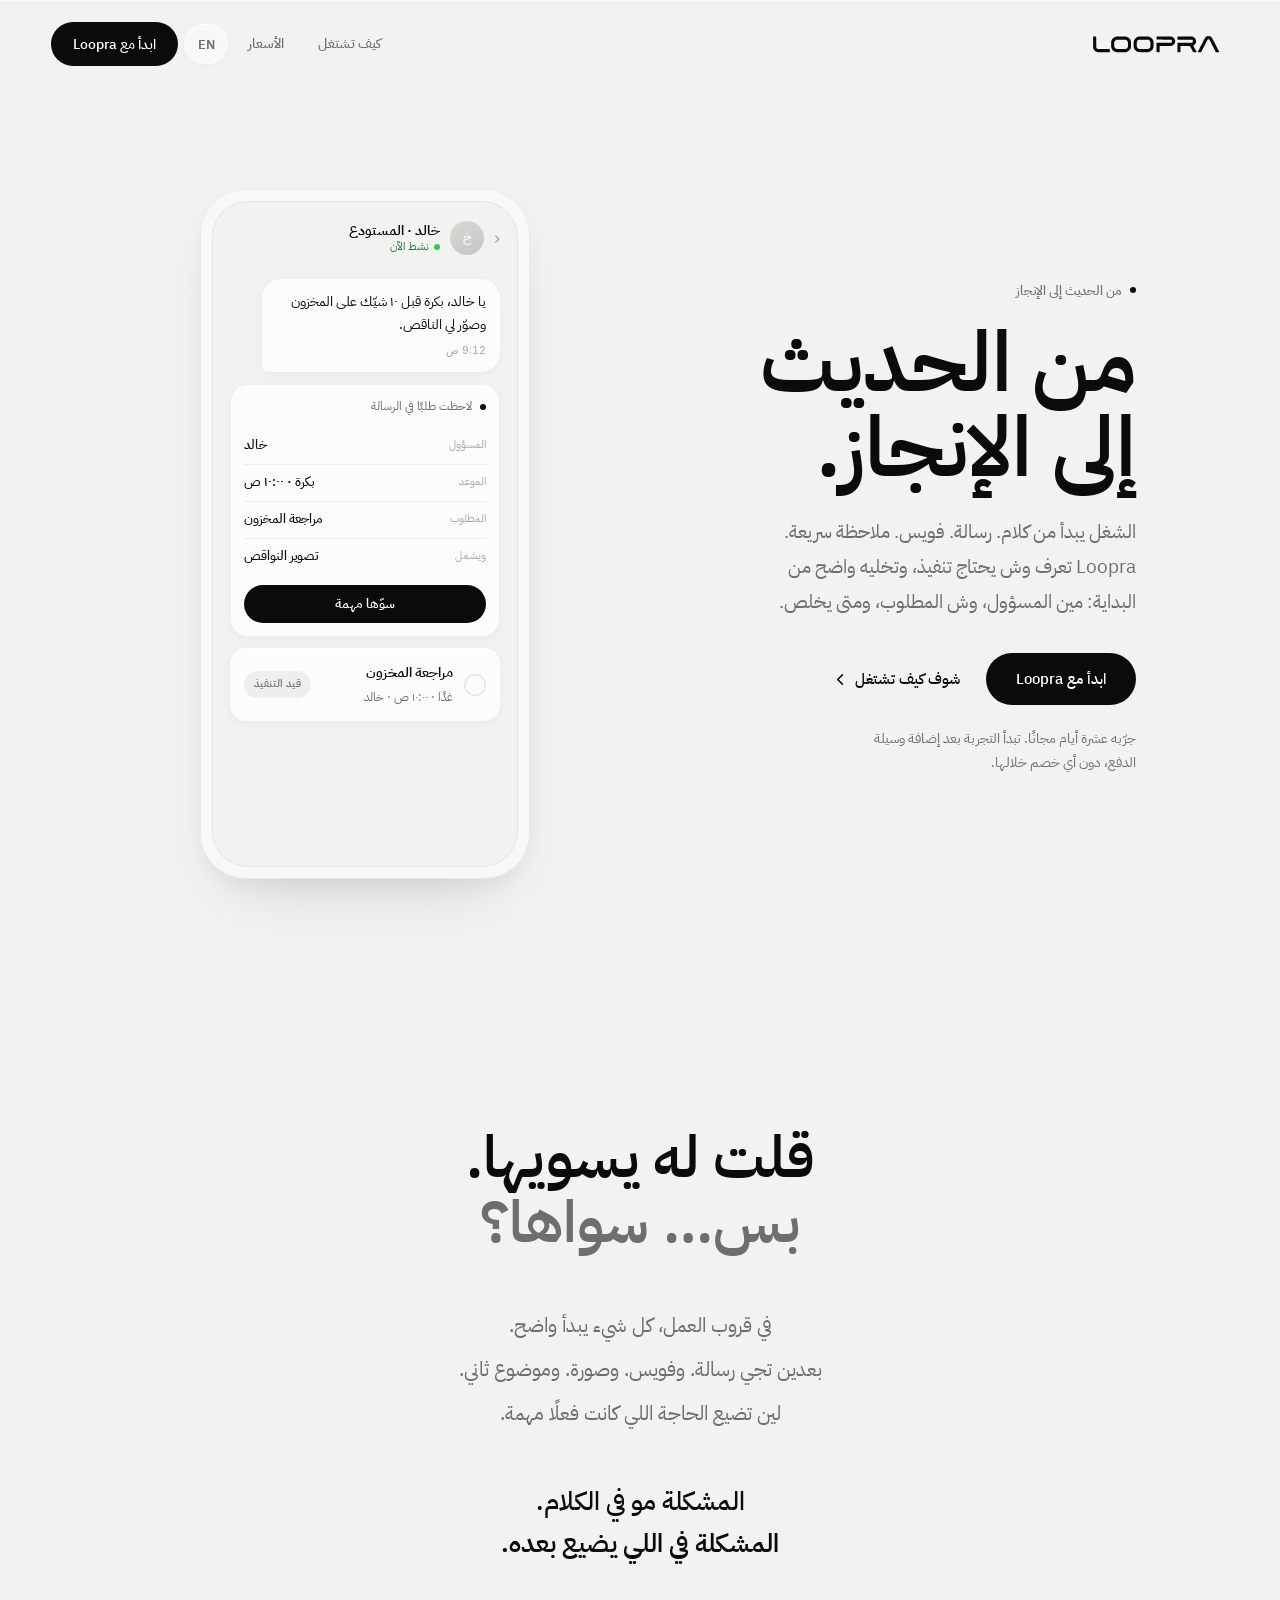
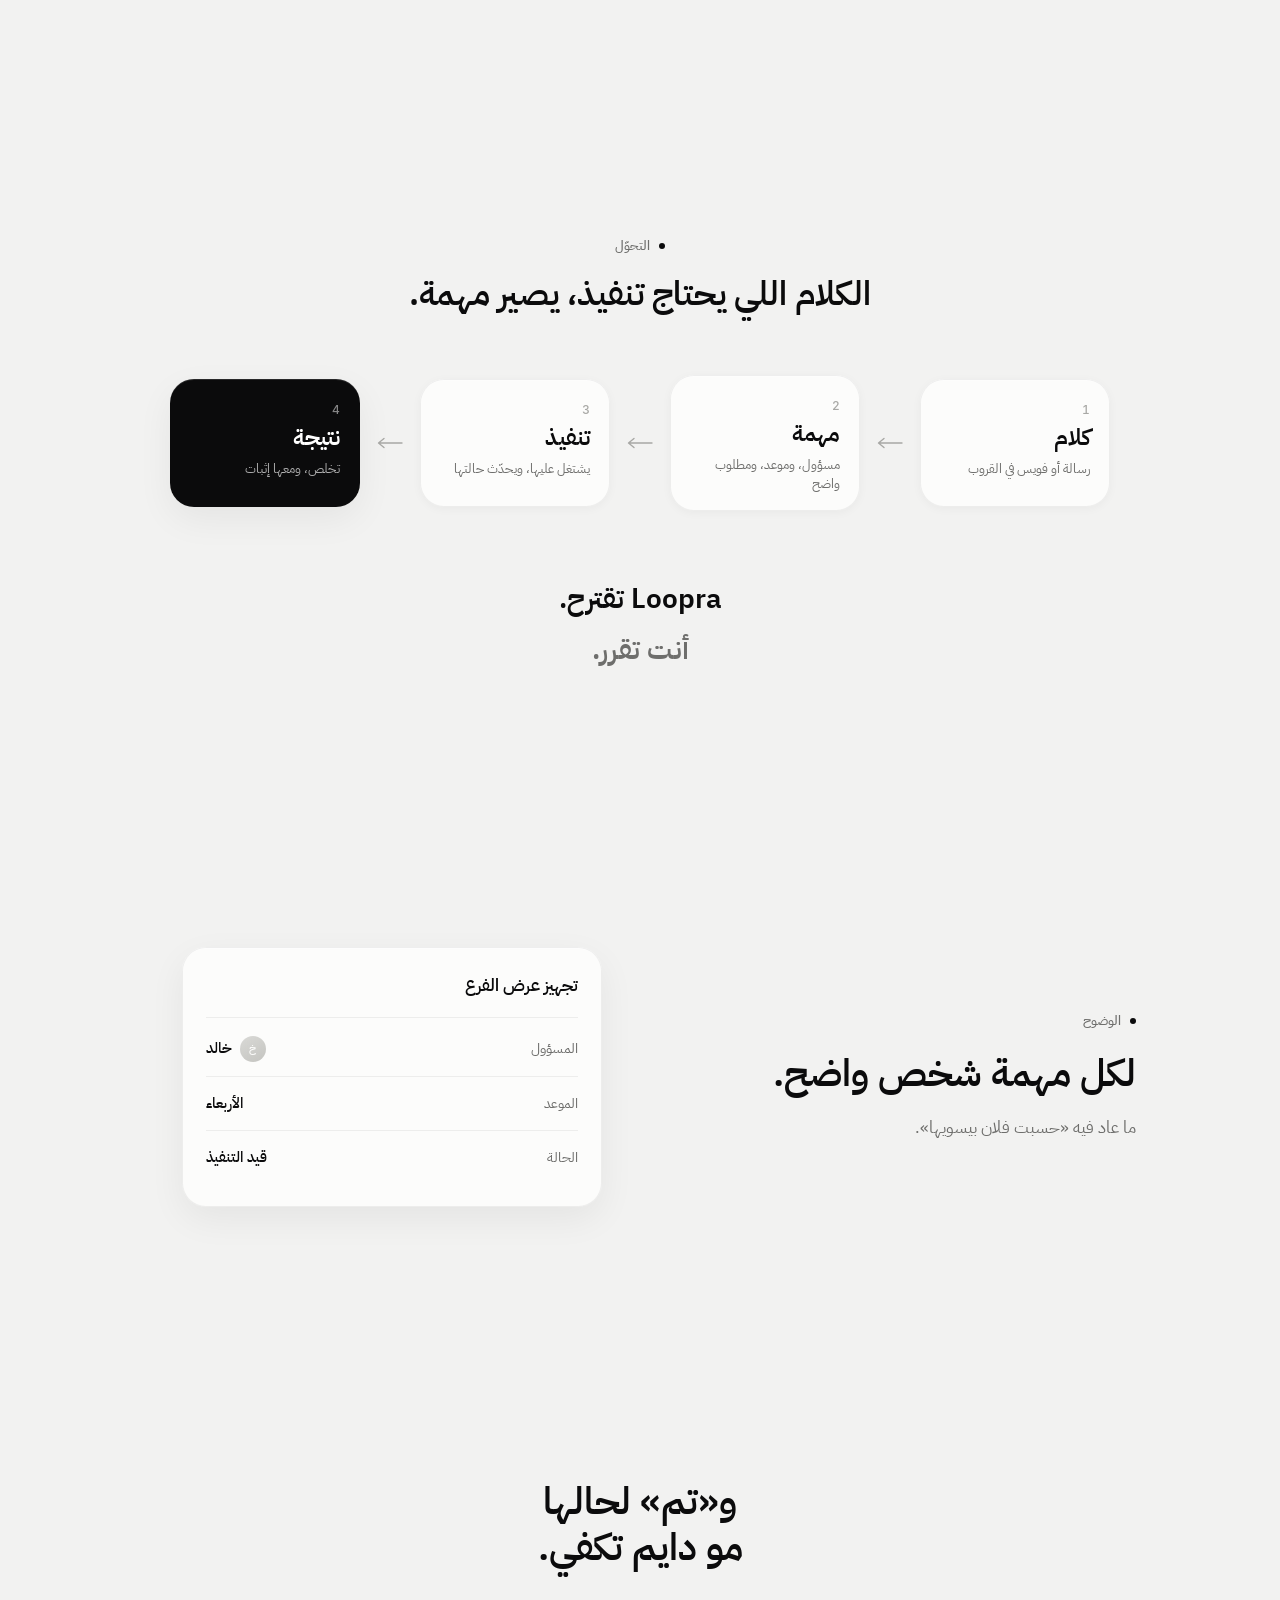
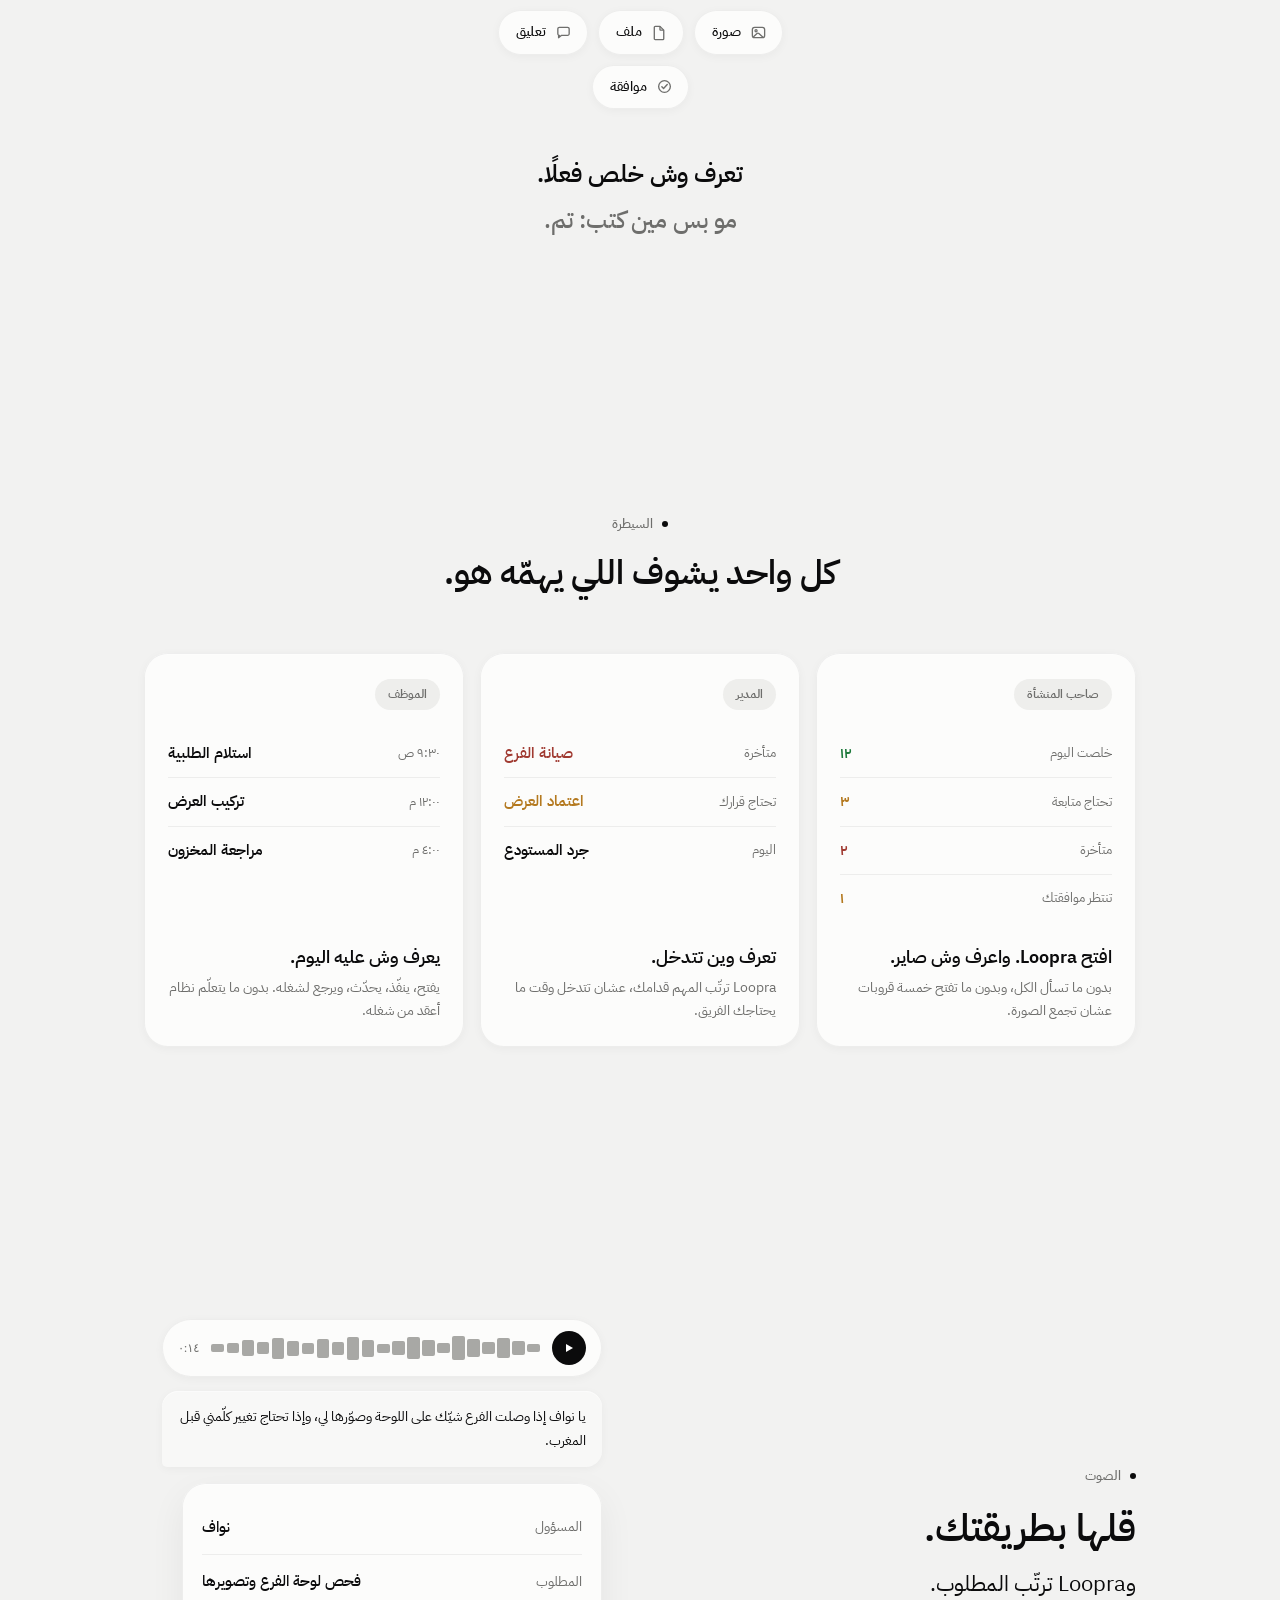
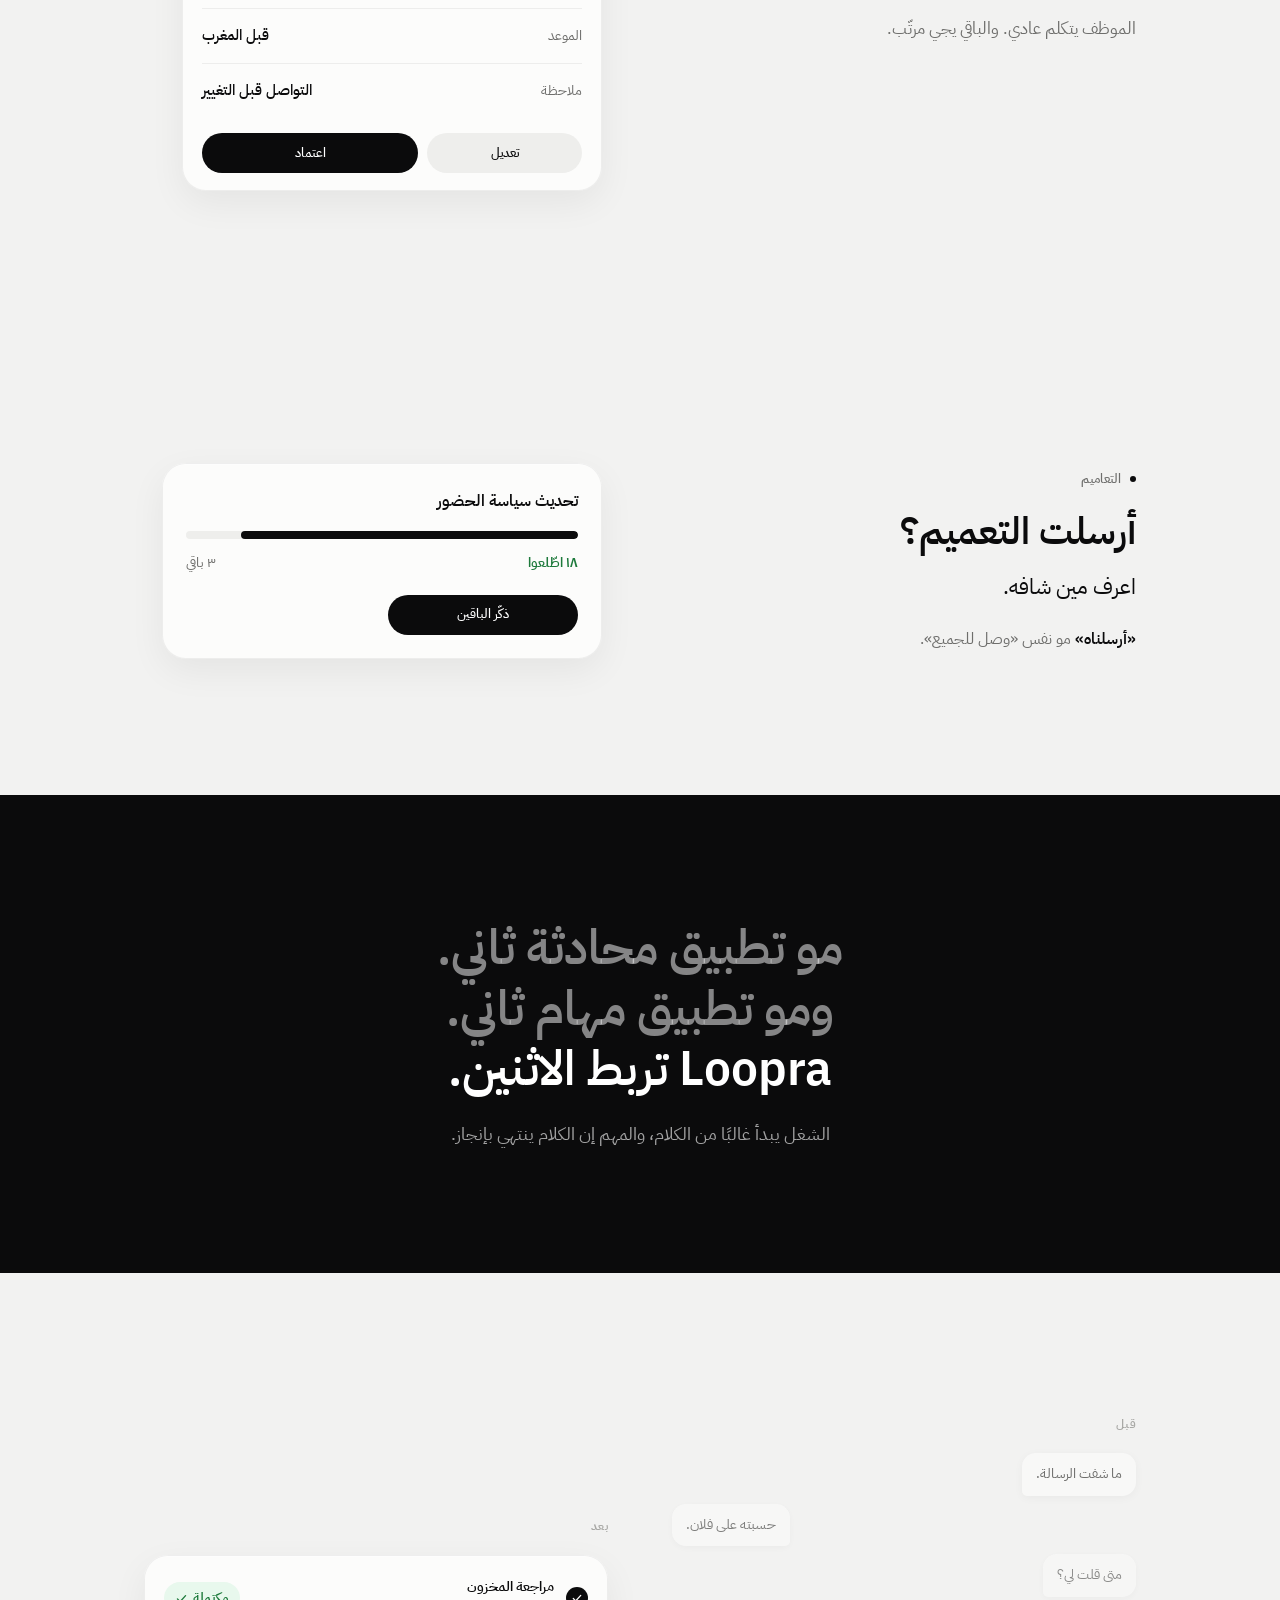
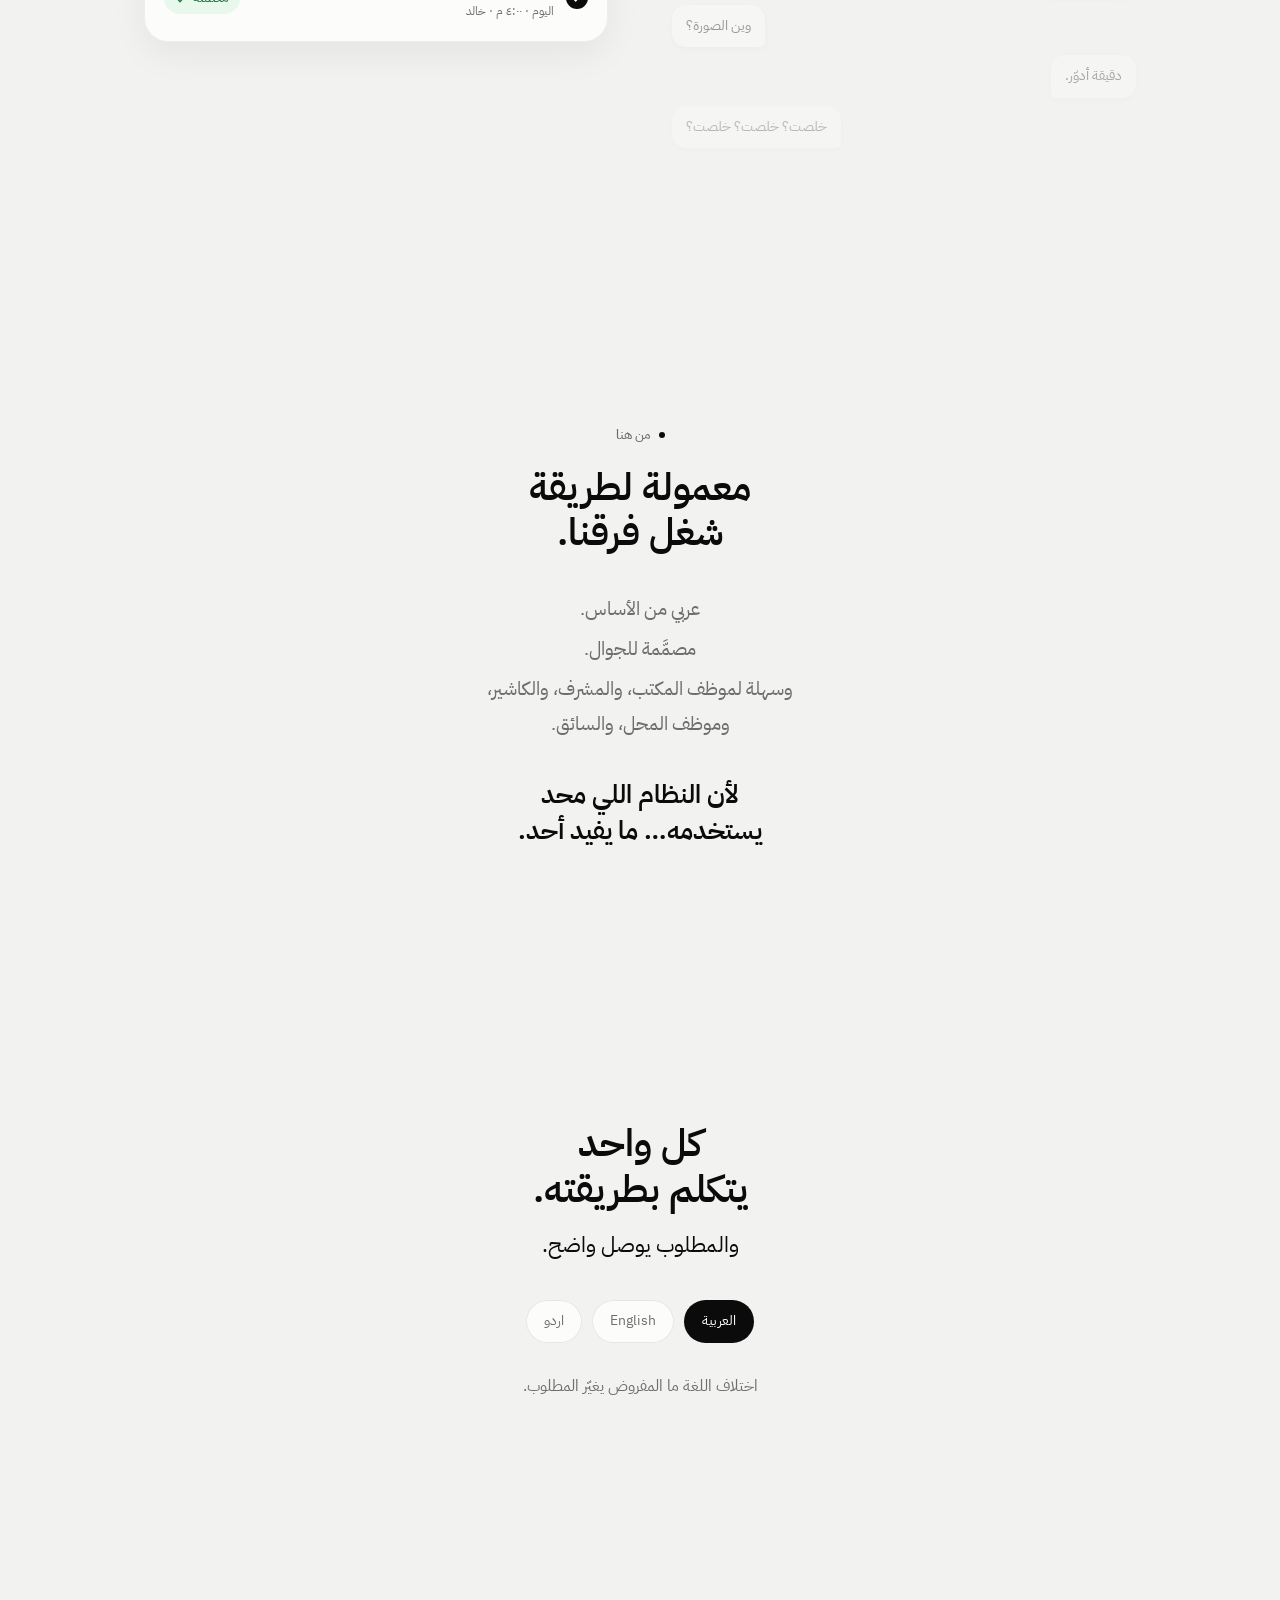
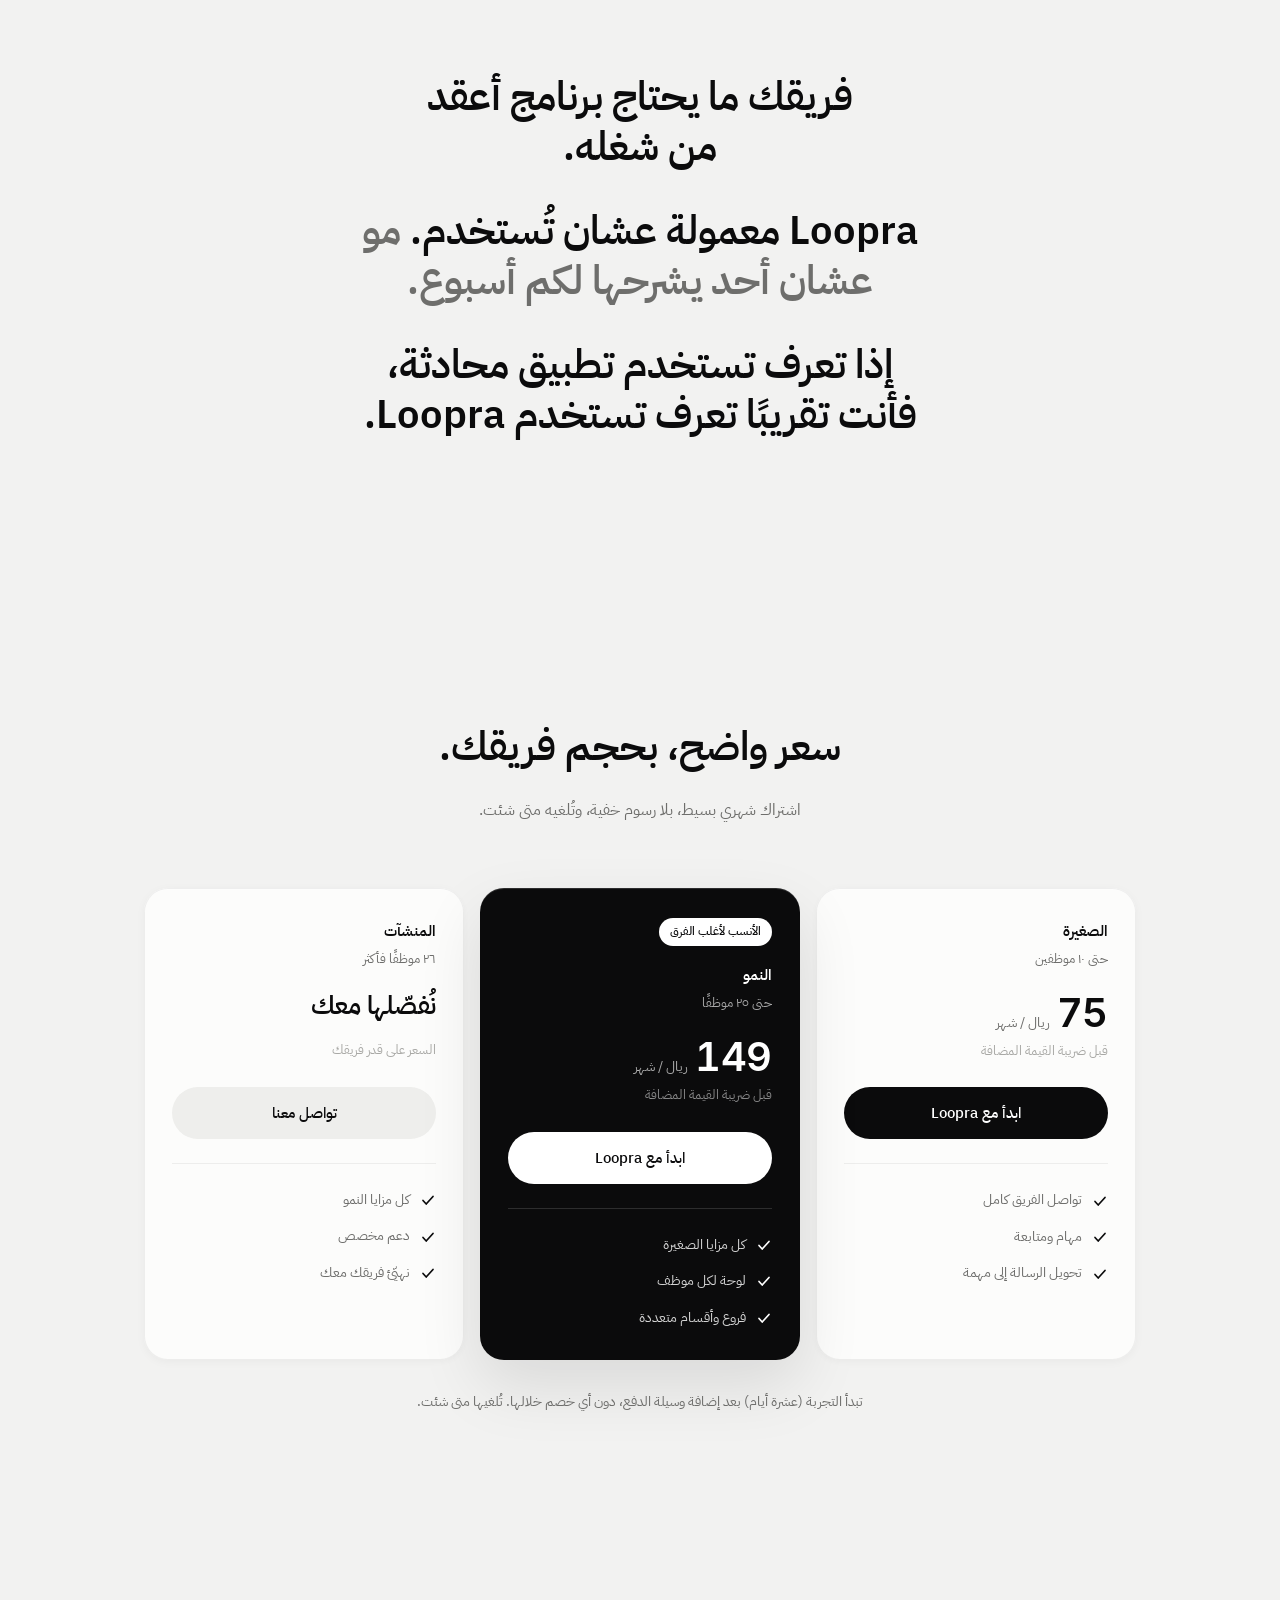
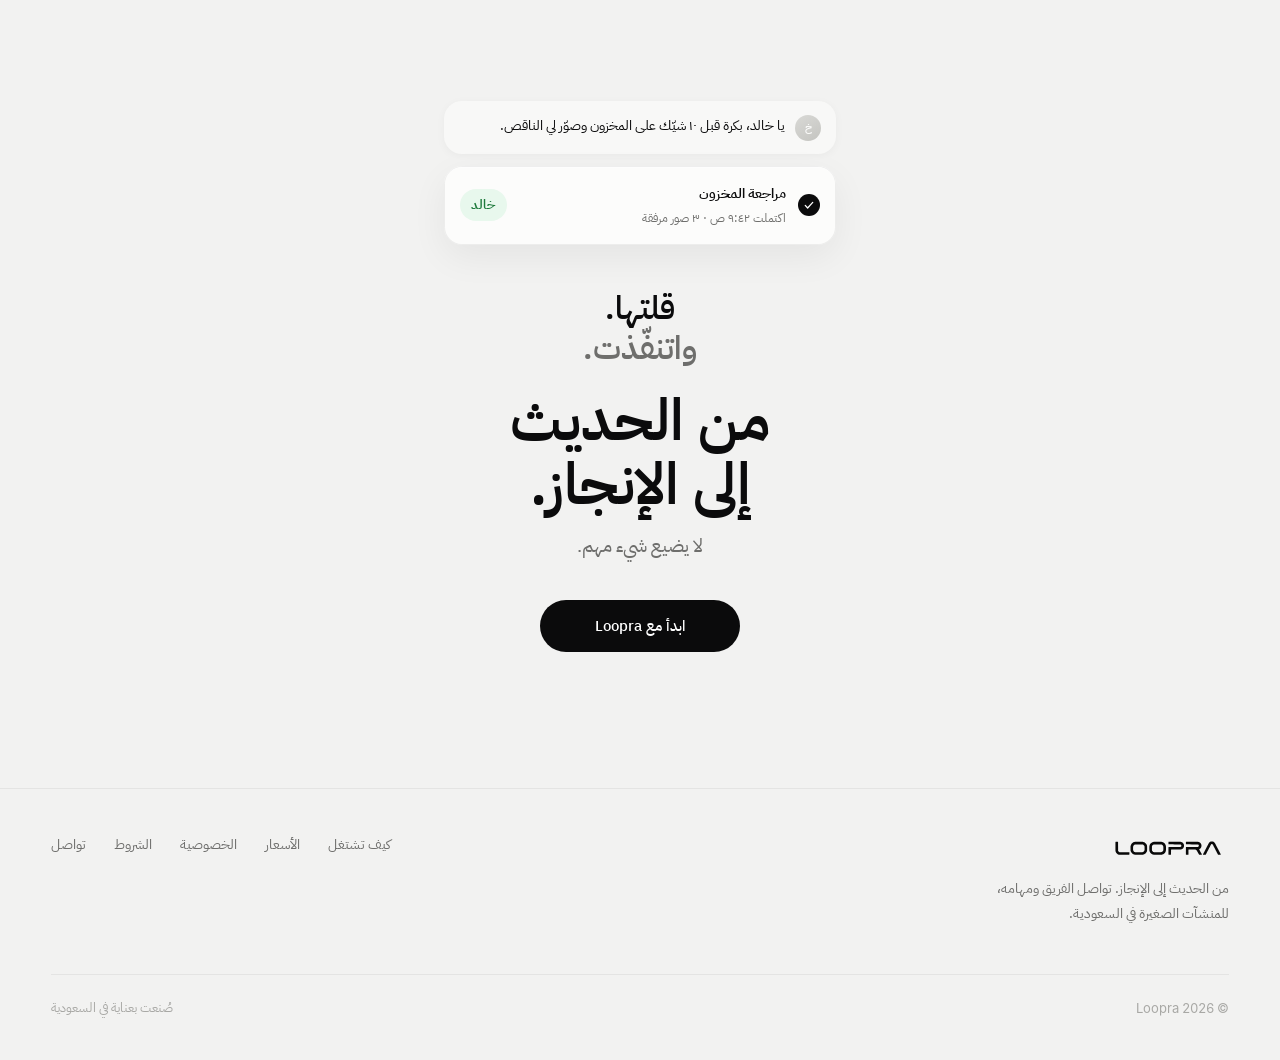
<file: pricing/index.html>
<!doctype html>
<html lang="ar" dir="rtl"><head><meta charset="utf-8">
<title>الأسعار · لوبرا</title>
<link rel="canonical" href="https://loopra.dev/#pricing">
<meta http-equiv="refresh" content="0; url=/#pricing">
<script>location.replace('/#pricing')</script>
</head><body></body></html>
</file>
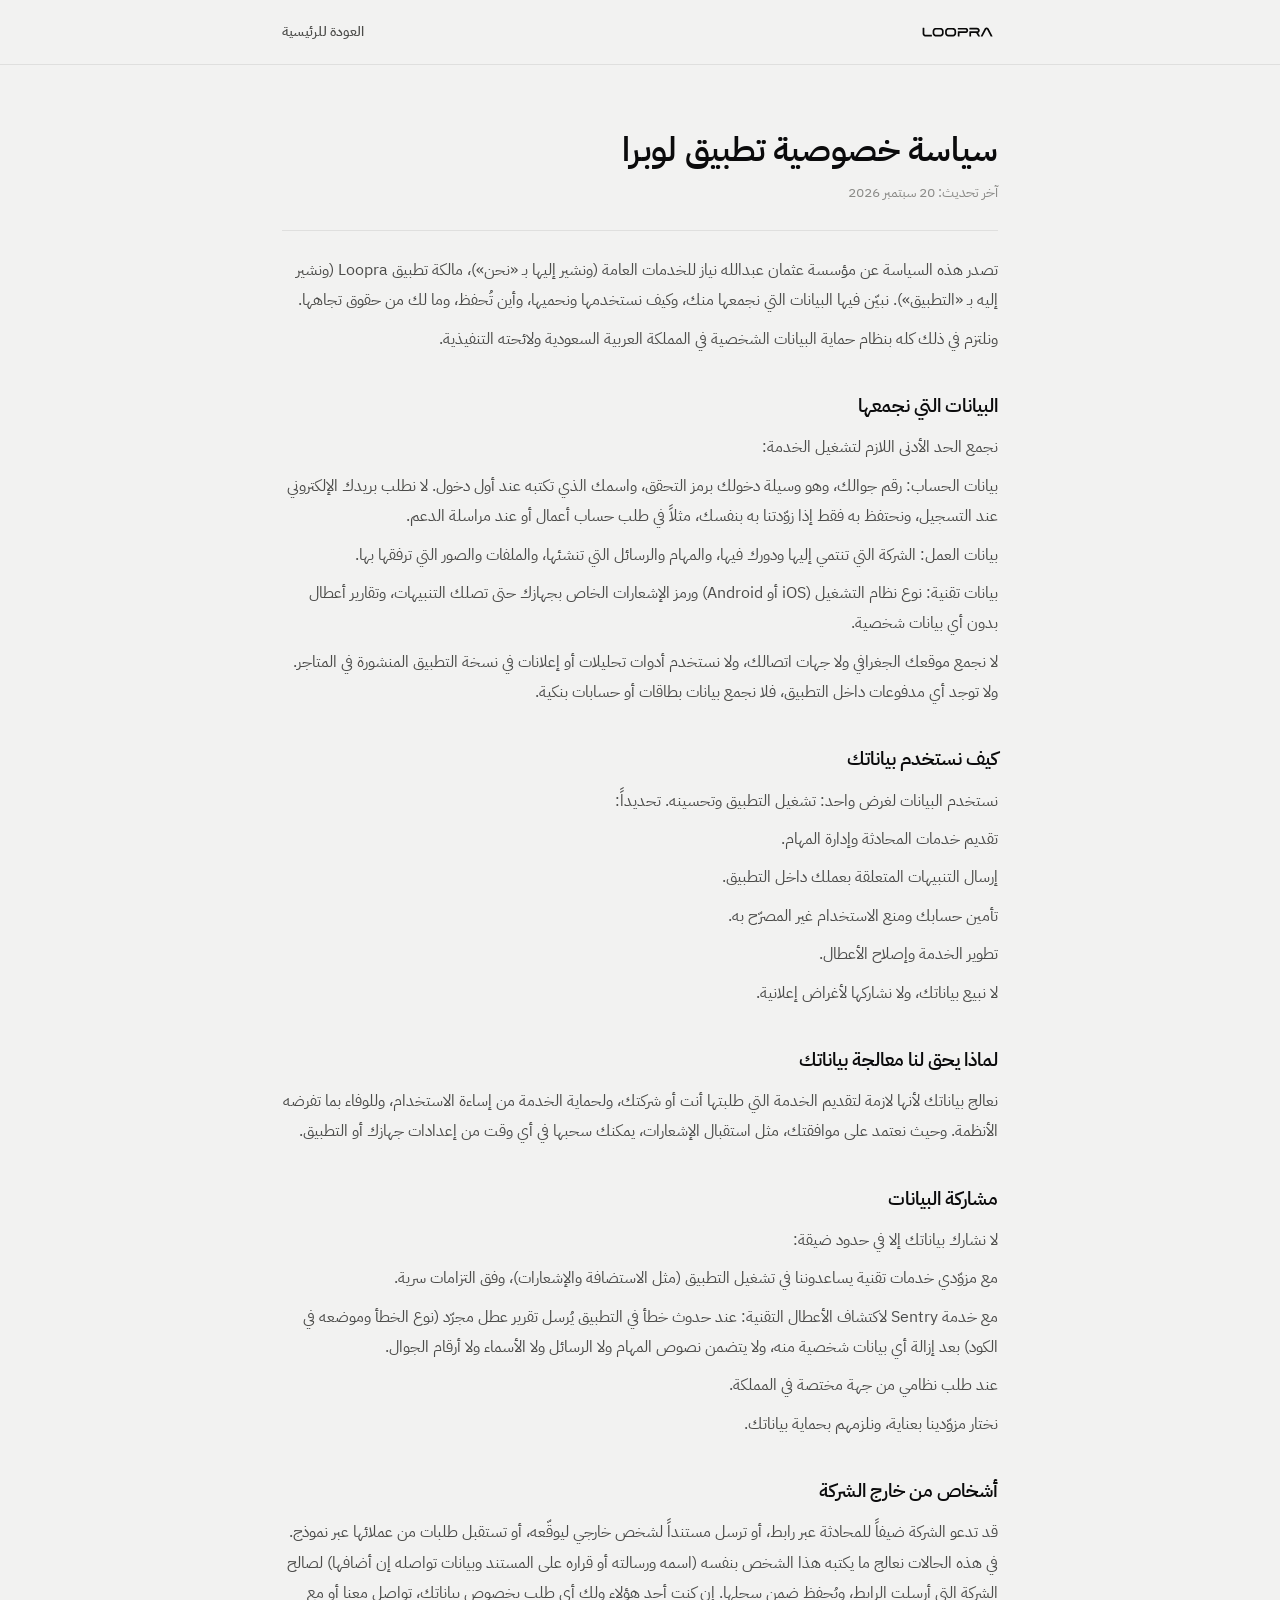
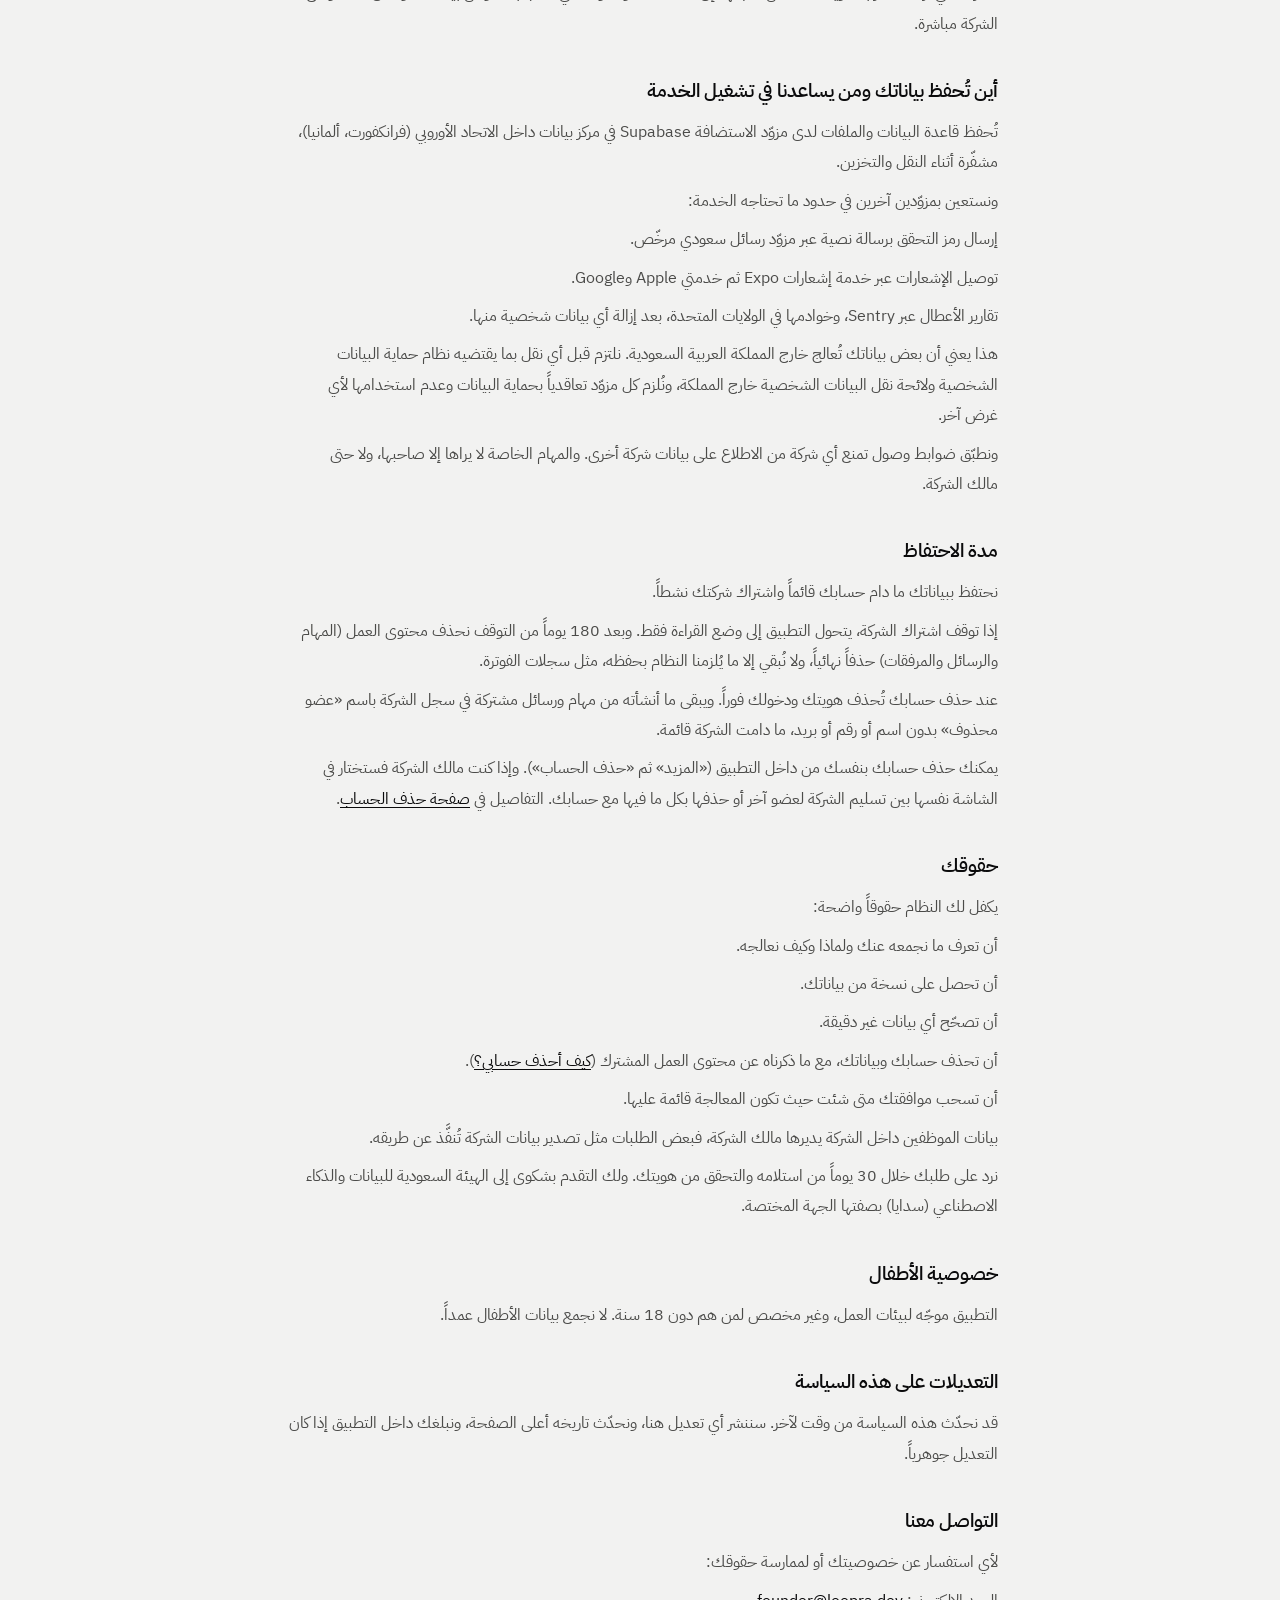
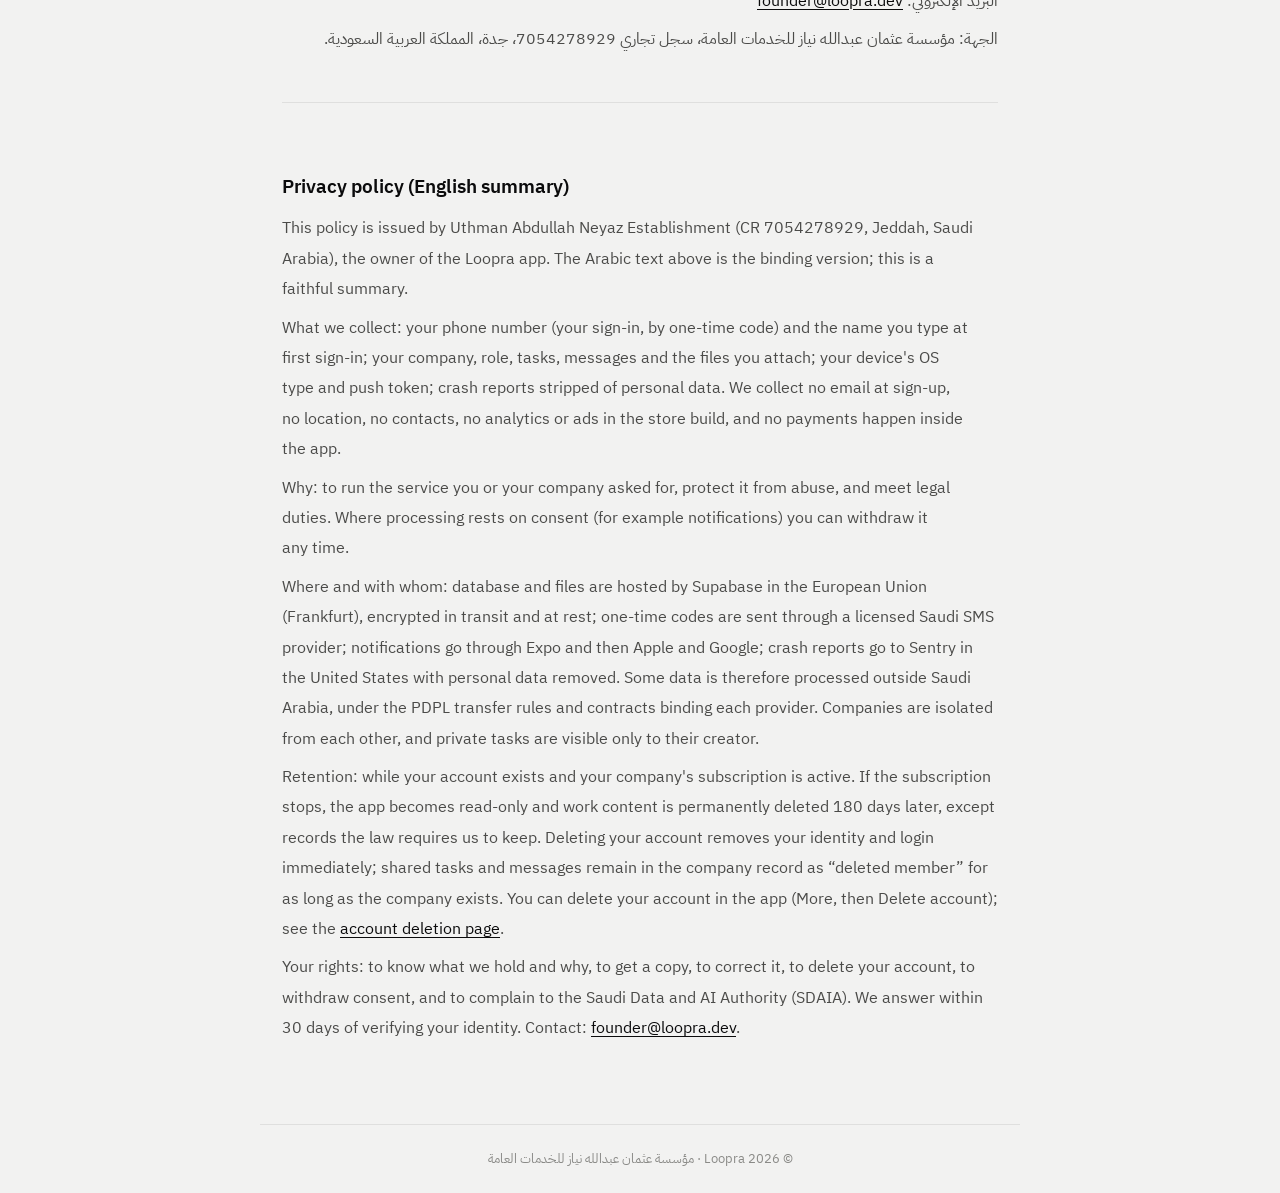
<file: privacy/index.html>
<!doctype html>
<html lang="ar" dir="rtl">
<head>
<meta charset="utf-8">
<meta name="viewport" content="width=device-width, initial-scale=1">
<title>سياسة الخصوصية | Loopra</title>
<meta name="description" content="كيف يجمع تطبيق لوبرا بياناتك ويستخدمها ويحميها، وأين تُحفظ، وما حقوقك.">
<meta name="theme-color" content="#F2F2F1">
<link rel="icon" href="/favicon-32.png" sizes="32x32">
<link rel="apple-touch-icon" href="/apple-touch-icon.png">
<style>
@font-face{font-family:'Plex Arabic';src:url('/fonts/IBMPlexSansArabic-Regular.ttf') format('truetype');font-weight:400;font-display:swap}
@font-face{font-family:'Plex Arabic';src:url('/fonts/IBMPlexSansArabic-Medium.ttf') format('truetype');font-weight:500;font-display:swap}
@font-face{font-family:'Plex Arabic';src:url('/fonts/IBMPlexSansArabic-SemiBold.ttf') format('truetype');font-weight:600;font-display:swap}
:root{--canvas:#F2F2F1;--ink:#0B0B0C;--secondary:#4B4B49;--tertiary:#8A8A87;--hairline:rgba(11,11,12,.08)}
*{box-sizing:border-box;margin:0;padding:0}
html{-webkit-text-size-adjust:100%;scroll-behavior:smooth}
body{background:var(--canvas);color:var(--ink);font-family:'Plex Arabic',-apple-system,system-ui,sans-serif;line-height:1.9;-webkit-font-smoothing:antialiased}
a{color:inherit}
::selection{background:rgba(11,11,12,.09)}
.lp-header{position:sticky;top:0;z-index:10;background:color-mix(in srgb,var(--canvas) 82%,transparent);backdrop-filter:saturate(150%) blur(14px);-webkit-backdrop-filter:saturate(150%) blur(14px);border-bottom:1px solid var(--hairline)}
.lp-header .in{max-width:760px;margin:0 auto;padding:0 22px;height:64px;display:flex;align-items:center;justify-content:space-between}
.lp-logo{height:20px;width:auto;display:block}
.lp-back{font-size:14px;color:var(--secondary);text-decoration:none;font-weight:500;transition:color .18s}
.lp-back:hover{color:var(--ink)}
main{max-width:760px;margin:0 auto;padding:clamp(36px,6vw,64px) 22px 72px}
h1{font-size:clamp(26px,5vw,34px);font-weight:600;line-height:1.25;letter-spacing:0;text-wrap:balance;margin-bottom:8px}
.date{color:var(--tertiary);font-size:14px;margin-bottom:24px;padding-bottom:24px;border-bottom:1px solid var(--hairline)}
h2{font-size:19px;font-weight:600;margin:34px 0 6px;letter-spacing:0}
p{color:var(--secondary);font-size:16px;margin:8px 0;text-wrap:pretty}
p a{color:var(--ink);text-decoration:underline;text-underline-offset:3px;text-decoration-thickness:1px}
ul{margin:10px 0;padding-inline-start:22px}
li{color:var(--secondary);margin:6px 0}
.foot{max-width:760px;margin:0 auto;padding:22px;border-top:1px solid var(--hairline);color:var(--tertiary);font-size:13px;text-align:center}
</style>
</head>
<body>
<header class="lp-header"><div class="in">
<a href="/" aria-label="Loopra"><img class="lp-logo" src="/logos/loopra-wordmark-black.svg" alt="لوبرا"></a>
<a class="lp-back" href="/">العودة للرئيسية</a>
</div></header>
<main>
<h1>سياسة خصوصية تطبيق لوبرا</h1>
<p class="date">آخر تحديث: 20 سبتمبر 2026</p>
<p>تصدر هذه السياسة عن مؤسسة عثمان عبدالله نياز للخدمات العامة (ونشير إليها بـ «نحن»)، مالكة تطبيق Loopra (ونشير إليه بـ «التطبيق»). نبيّن فيها البيانات التي نجمعها منك، وكيف نستخدمها ونحميها، وأين تُحفظ، وما لك من حقوق تجاهها.</p>
<p>ونلتزم في ذلك كله بنظام حماية البيانات الشخصية في المملكة العربية السعودية ولائحته التنفيذية.</p>
<h2>البيانات التي نجمعها</h2>
<p>نجمع الحد الأدنى اللازم لتشغيل الخدمة:</p>
<p>بيانات الحساب: رقم جوالك، وهو وسيلة دخولك برمز التحقق، واسمك الذي تكتبه عند أول دخول. لا نطلب بريدك الإلكتروني عند التسجيل، ونحتفظ به فقط إذا زوّدتنا به بنفسك، مثلاً في طلب حساب أعمال أو عند مراسلة الدعم.</p>
<p>بيانات العمل: الشركة التي تنتمي إليها ودورك فيها، والمهام والرسائل التي تنشئها، والملفات والصور التي ترفقها بها.</p>
<p>بيانات تقنية: نوع نظام التشغيل (iOS أو Android) ورمز الإشعارات الخاص بجهازك حتى تصلك التنبيهات، وتقارير أعطال بدون أي بيانات شخصية.</p>
<p>لا نجمع موقعك الجغرافي ولا جهات اتصالك، ولا نستخدم أدوات تحليلات أو إعلانات في نسخة التطبيق المنشورة في المتاجر. ولا توجد أي مدفوعات داخل التطبيق، فلا نجمع بيانات بطاقات أو حسابات بنكية.</p>
<h2>كيف نستخدم بياناتك</h2>
<p>نستخدم البيانات لغرض واحد: تشغيل التطبيق وتحسينه. تحديداً:</p>
<p>تقديم خدمات المحادثة وإدارة المهام.</p>
<p>إرسال التنبيهات المتعلقة بعملك داخل التطبيق.</p>
<p>تأمين حسابك ومنع الاستخدام غير المصرّح به.</p>
<p>تطوير الخدمة وإصلاح الأعطال.</p>
<p>لا نبيع بياناتك، ولا نشاركها لأغراض إعلانية.</p>
<h2>لماذا يحق لنا معالجة بياناتك</h2>
<p>نعالج بياناتك لأنها لازمة لتقديم الخدمة التي طلبتها أنت أو شركتك، ولحماية الخدمة من إساءة الاستخدام، وللوفاء بما تفرضه الأنظمة. وحيث نعتمد على موافقتك، مثل استقبال الإشعارات، يمكنك سحبها في أي وقت من إعدادات جهازك أو التطبيق.</p>
<h2>مشاركة البيانات</h2>
<p>لا نشارك بياناتك إلا في حدود ضيقة:</p>
<p>مع مزوّدي خدمات تقنية يساعدوننا في تشغيل التطبيق (مثل الاستضافة والإشعارات)، وفق التزامات سرية.</p>
<p>مع خدمة Sentry لاكتشاف الأعطال التقنية: عند حدوث خطأ في التطبيق يُرسل تقرير عطل مجرّد (نوع الخطأ وموضعه في الكود) بعد إزالة أي بيانات شخصية منه، ولا يتضمن نصوص المهام ولا الرسائل ولا الأسماء ولا أرقام الجوال.</p>
<p>عند طلب نظامي من جهة مختصة في المملكة.</p>
<p>نختار مزوّدينا بعناية، ونلزمهم بحماية بياناتك.</p>
<h2>أشخاص من خارج الشركة</h2>
<p>قد تدعو الشركة ضيفاً للمحادثة عبر رابط، أو ترسل مستنداً لشخص خارجي ليوقّعه، أو تستقبل طلبات من عملائها عبر نموذج. في هذه الحالات نعالج ما يكتبه هذا الشخص بنفسه (اسمه ورسالته أو قراره على المستند وبيانات تواصله إن أضافها) لصالح الشركة التي أرسلت الرابط، ويُحفظ ضمن سجلها. إن كنت أحد هؤلاء ولك أي طلب بخصوص بياناتك، تواصل معنا أو مع الشركة مباشرة.</p>
<h2>أين تُحفظ بياناتك ومن يساعدنا في تشغيل الخدمة</h2>
<p>تُحفظ قاعدة البيانات والملفات لدى مزوّد الاستضافة Supabase في مركز بيانات داخل الاتحاد الأوروبي (فرانكفورت، ألمانيا)، مشفّرة أثناء النقل والتخزين.</p>
<p>ونستعين بمزوّدين آخرين في حدود ما تحتاجه الخدمة:</p>
<p>إرسال رمز التحقق برسالة نصية عبر مزوّد رسائل سعودي مرخّص.</p>
<p>توصيل الإشعارات عبر خدمة إشعارات Expo ثم خدمتي Apple وGoogle.</p>
<p>تقارير الأعطال عبر Sentry، وخوادمها في الولايات المتحدة، بعد إزالة أي بيانات شخصية منها.</p>
<p>هذا يعني أن بعض بياناتك تُعالج خارج المملكة العربية السعودية. نلتزم قبل أي نقل بما يقتضيه نظام حماية البيانات الشخصية ولائحة نقل البيانات الشخصية خارج المملكة، ونُلزم كل مزوّد تعاقدياً بحماية البيانات وعدم استخدامها لأي غرض آخر.</p>
<p>ونطبّق ضوابط وصول تمنع أي شركة من الاطلاع على بيانات شركة أخرى. والمهام الخاصة لا يراها إلا صاحبها، ولا حتى مالك الشركة.</p>
<h2>مدة الاحتفاظ</h2>
<p>نحتفظ ببياناتك ما دام حسابك قائماً واشتراك شركتك نشطاً.</p>
<p>إذا توقف اشتراك الشركة، يتحول التطبيق إلى وضع القراءة فقط. وبعد 180 يوماً من التوقف نحذف محتوى العمل (المهام والرسائل والمرفقات) حذفاً نهائياً، ولا نُبقي إلا ما يُلزمنا النظام بحفظه، مثل سجلات الفوترة.</p>
<p>عند حذف حسابك تُحذف هويتك ودخولك فوراً. ويبقى ما أنشأته من مهام ورسائل مشتركة في سجل الشركة باسم «عضو محذوف» بدون اسم أو رقم أو بريد، ما دامت الشركة قائمة.</p>
<p>يمكنك حذف حسابك بنفسك من داخل التطبيق («المزيد» ثم «حذف الحساب»). وإذا كنت مالك الشركة فستختار في الشاشة نفسها بين تسليم الشركة لعضو آخر أو حذفها بكل ما فيها مع حسابك. التفاصيل في <a href="/delete-account/">صفحة حذف الحساب</a>.</p>
<h2>حقوقك</h2>
<p>يكفل لك النظام حقوقاً واضحة:</p>
<p>أن تعرف ما نجمعه عنك ولماذا وكيف نعالجه.</p>
<p>أن تحصل على نسخة من بياناتك.</p>
<p>أن تصحّح أي بيانات غير دقيقة.</p>
<p>أن تحذف حسابك وبياناتك، مع ما ذكرناه عن محتوى العمل المشترك (<a href="/delete-account/">كيف أحذف حسابي؟</a>).</p>
<p>أن تسحب موافقتك متى شئت حيث تكون المعالجة قائمة عليها.</p>
<p>بيانات الموظفين داخل الشركة يديرها مالك الشركة، فبعض الطلبات مثل تصدير بيانات الشركة تُنفَّذ عن طريقه.</p>
<p>نرد على طلبك خلال 30 يوماً من استلامه والتحقق من هويتك. ولك التقدم بشكوى إلى الهيئة السعودية للبيانات والذكاء الاصطناعي (سدايا) بصفتها الجهة المختصة.</p>
<h2>خصوصية الأطفال</h2>
<p>التطبيق موجّه لبيئات العمل، وغير مخصص لمن هم دون 18 سنة. لا نجمع بيانات الأطفال عمداً.</p>
<h2>التعديلات على هذه السياسة</h2>
<p>قد نحدّث هذه السياسة من وقت لآخر. سننشر أي تعديل هنا، ونحدّث تاريخه أعلى الصفحة، ونبلغك داخل التطبيق إذا كان التعديل جوهرياً.</p>
<h2>التواصل معنا</h2>
<p>لأي استفسار عن خصوصيتك أو لممارسة حقوقك:</p>
<p>البريد الإلكتروني: <a href="mailto:founder@loopra.dev">founder@loopra.dev</a></p>
<p>الجهة: مؤسسة عثمان عبدالله نياز للخدمات العامة، سجل تجاري 7054278929، جدة، المملكة العربية السعودية.</p>
<section class="en" dir="ltr" lang="en" style="margin-top:48px;padding-top:32px;border-top:1px solid var(--hairline)">
<h2>Privacy policy (English summary)</h2>
<p>This policy is issued by Uthman Abdullah Neyaz Establishment (CR 7054278929, Jeddah, Saudi Arabia), the owner of the Loopra app. The Arabic text above is the binding version; this is a faithful summary.</p>
<p>What we collect: your phone number (your sign-in, by one-time code) and the name you type at first sign-in; your company, role, tasks, messages and the files you attach; your device's OS type and push token; crash reports stripped of personal data. We collect no email at sign-up, no location, no contacts, no analytics or ads in the store build, and no payments happen inside the app.</p>
<p>Why: to run the service you or your company asked for, protect it from abuse, and meet legal duties. Where processing rests on consent (for example notifications) you can withdraw it any time.</p>
<p>Where and with whom: database and files are hosted by Supabase in the European Union (Frankfurt), encrypted in transit and at rest; one-time codes are sent through a licensed Saudi SMS provider; notifications go through Expo and then Apple and Google; crash reports go to Sentry in the United States with personal data removed. Some data is therefore processed outside Saudi Arabia, under the PDPL transfer rules and contracts binding each provider. Companies are isolated from each other, and private tasks are visible only to their creator.</p>
<p>Retention: while your account exists and your company's subscription is active. If the subscription stops, the app becomes read-only and work content is permanently deleted 180 days later, except records the law requires us to keep. Deleting your account removes your identity and login immediately; shared tasks and messages remain in the company record as “deleted member” for as long as the company exists. You can delete your account in the app (More, then Delete account); see the <a href="/delete-account/">account deletion page</a>.</p>
<p>Your rights: to know what we hold and why, to get a copy, to correct it, to delete your account, to withdraw consent, and to complain to the Saudi Data and AI Authority (SDAIA). We answer within 30 days of verifying your identity. Contact: <a href="mailto:founder@loopra.dev">founder@loopra.dev</a>.</p>
</section>
</main>
<div class="foot">© 2026 Loopra · مؤسسة عثمان عبدالله نياز للخدمات العامة</div>
</body>
</html>
</file>
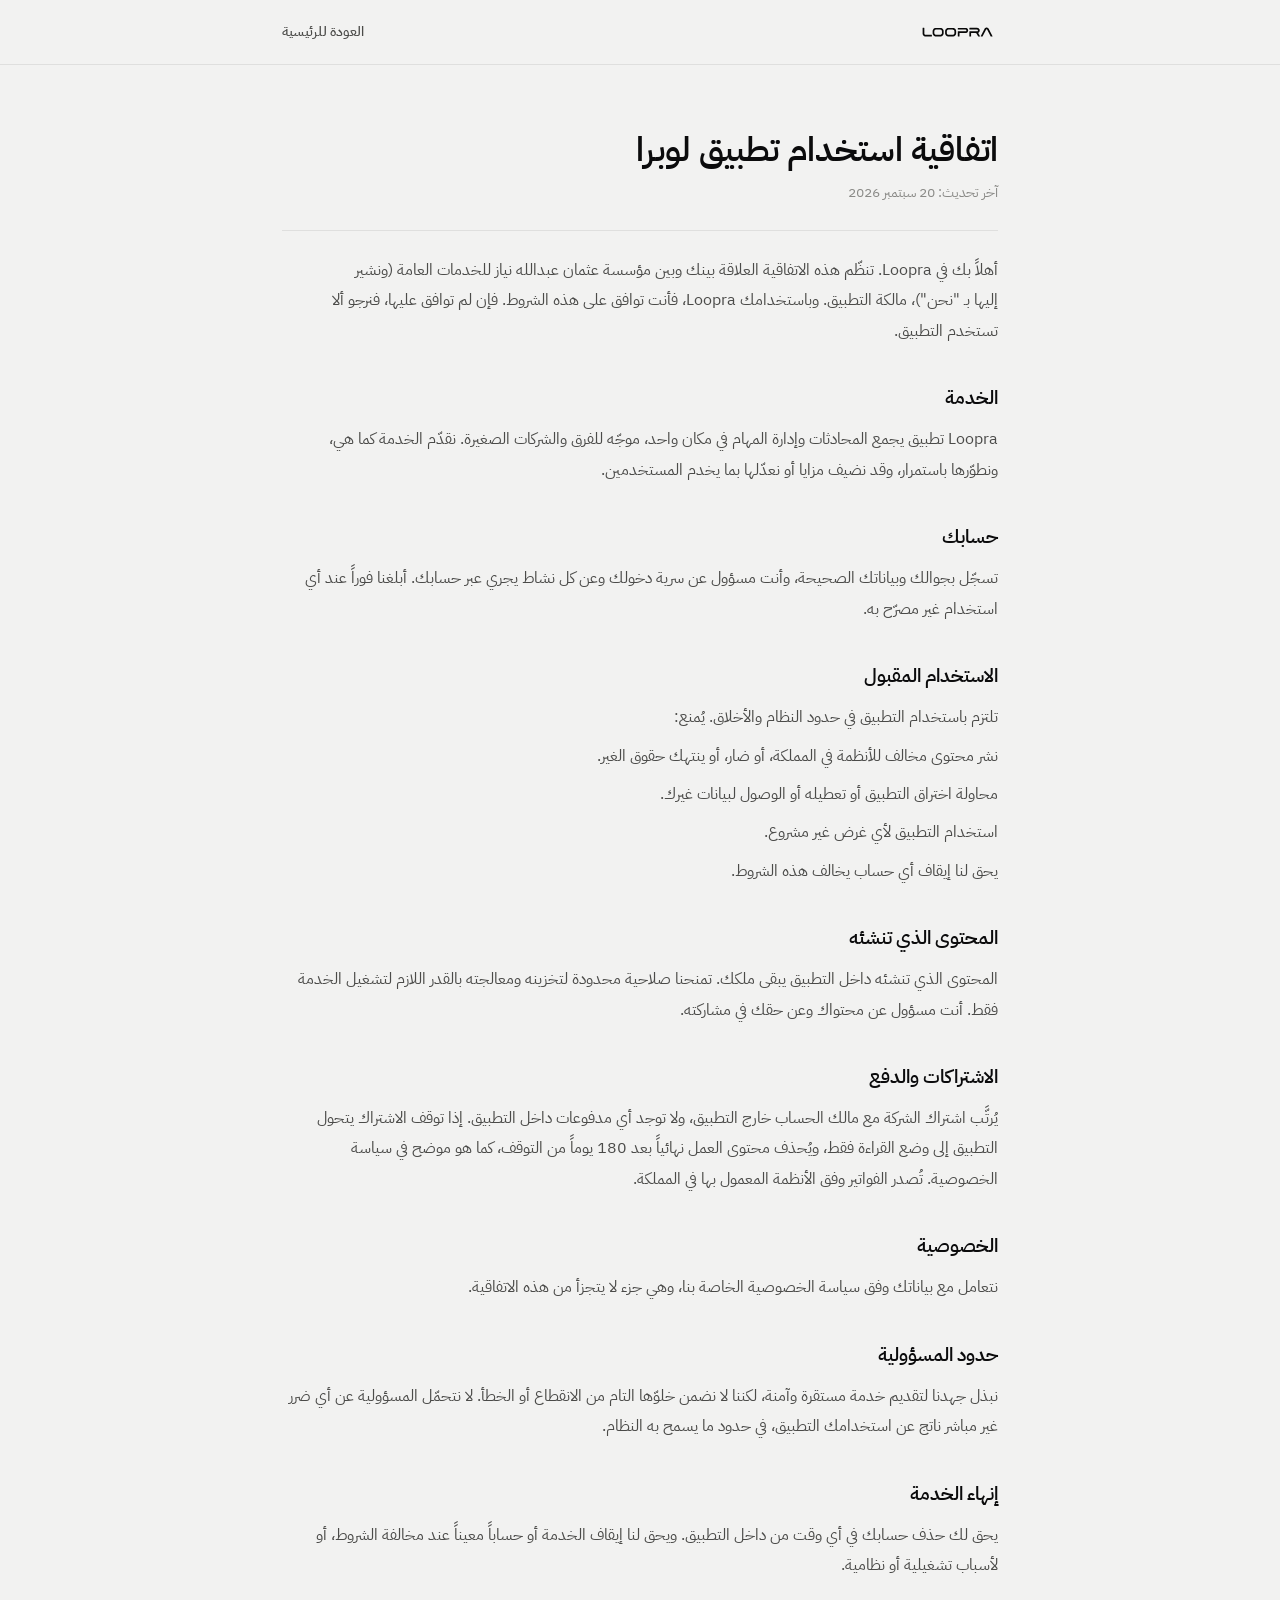
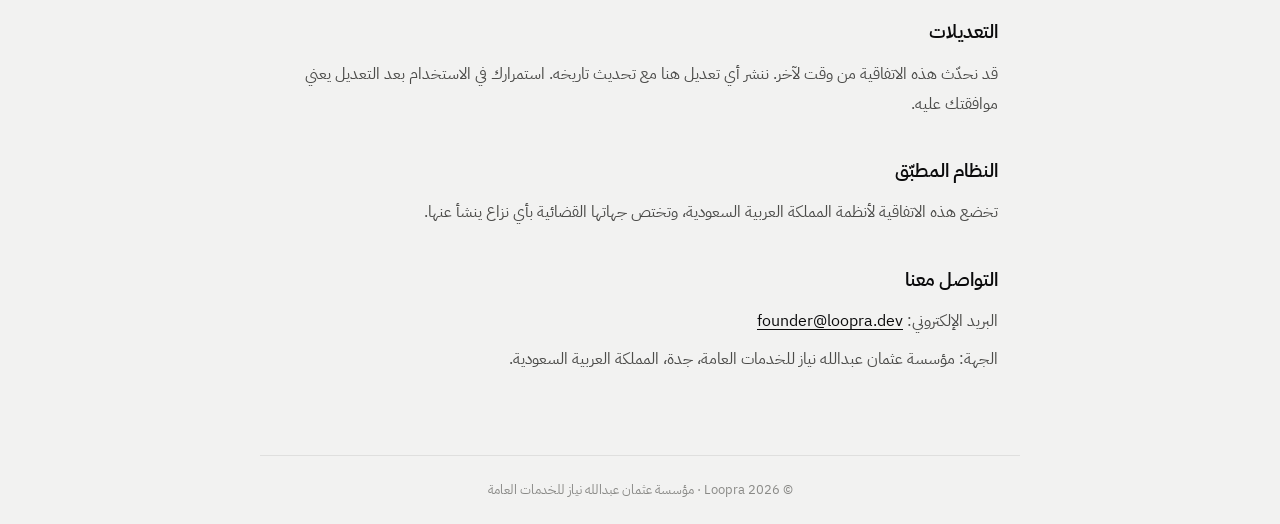
<file: terms/index.html>
<!doctype html>
<html lang="ar" dir="rtl">
<head>
<meta charset="utf-8">
<meta name="viewport" content="width=device-width, initial-scale=1">
<title>اتفاقية الاستخدام | Loopra</title>
<meta name="theme-color" content="#F2F2F1">
<link rel="icon" href="/favicon-32.png" sizes="32x32">
<link rel="apple-touch-icon" href="/apple-touch-icon.png">
<style>
@font-face{font-family:'Plex Arabic';src:url('/fonts/IBMPlexSansArabic-Regular.ttf') format('truetype');font-weight:400;font-display:swap}
@font-face{font-family:'Plex Arabic';src:url('/fonts/IBMPlexSansArabic-Medium.ttf') format('truetype');font-weight:500;font-display:swap}
@font-face{font-family:'Plex Arabic';src:url('/fonts/IBMPlexSansArabic-SemiBold.ttf') format('truetype');font-weight:600;font-display:swap}
:root{--canvas:#F2F2F1;--ink:#0B0B0C;--secondary:#4B4B49;--tertiary:#8A8A87;--hairline:rgba(11,11,12,.08)}
*{box-sizing:border-box;margin:0;padding:0}
html{-webkit-text-size-adjust:100%;scroll-behavior:smooth}
body{background:var(--canvas);color:var(--ink);font-family:'Plex Arabic',-apple-system,system-ui,sans-serif;line-height:1.9;-webkit-font-smoothing:antialiased}
a{color:inherit}
::selection{background:rgba(11,11,12,.09)}
.lp-header{position:sticky;top:0;z-index:10;background:color-mix(in srgb,var(--canvas) 82%,transparent);backdrop-filter:saturate(150%) blur(14px);-webkit-backdrop-filter:saturate(150%) blur(14px);border-bottom:1px solid var(--hairline)}
.lp-header .in{max-width:760px;margin:0 auto;padding:0 22px;height:64px;display:flex;align-items:center;justify-content:space-between}
.lp-logo{height:20px;width:auto;display:block}
.lp-back{font-size:14px;color:var(--secondary);text-decoration:none;font-weight:500;transition:color .18s}
.lp-back:hover{color:var(--ink)}
main{max-width:760px;margin:0 auto;padding:clamp(36px,6vw,64px) 22px 72px}
h1{font-size:clamp(26px,5vw,34px);font-weight:600;line-height:1.25;letter-spacing:0;text-wrap:balance;margin-bottom:8px}
.date{color:var(--tertiary);font-size:14px;margin-bottom:24px;padding-bottom:24px;border-bottom:1px solid var(--hairline)}
h2{font-size:19px;font-weight:600;margin:34px 0 6px;letter-spacing:0}
p{color:var(--secondary);font-size:16px;margin:8px 0;text-wrap:pretty}
p a{color:var(--ink);text-decoration:underline;text-underline-offset:3px;text-decoration-thickness:1px}
ul{margin:10px 0;padding-inline-start:22px}
li{color:var(--secondary);margin:6px 0}
.foot{max-width:760px;margin:0 auto;padding:22px;border-top:1px solid var(--hairline);color:var(--tertiary);font-size:13px;text-align:center}
</style>
</head>
<body>
<header class="lp-header"><div class="in">
<a href="/" aria-label="Loopra"><img class="lp-logo" src="/logos/loopra-wordmark-black.svg" alt="لوبرا"></a>
<a class="lp-back" href="/">العودة للرئيسية</a>
</div></header>
<main>
<h1>اتفاقية استخدام تطبيق لوبرا</h1>
<p class="date">آخر تحديث: 20 سبتمبر 2026</p>
<p>أهلاً بك في Loopra. تنظّم هذه الاتفاقية العلاقة بينك وبين مؤسسة عثمان عبدالله نياز للخدمات العامة (ونشير إليها بـ &quot;نحن&quot;)، مالكة التطبيق. وباستخدامك Loopra، فأنت توافق على هذه الشروط. فإن لم توافق عليها، فنرجو ألا تستخدم التطبيق.</p>
<h2>الخدمة</h2>
<p>Loopra تطبيق يجمع المحادثات وإدارة المهام في مكان واحد، موجّه للفرق والشركات الصغيرة. نقدّم الخدمة كما هي، ونطوّرها باستمرار، وقد نضيف مزايا أو نعدّلها بما يخدم المستخدمين.</p>
<h2>حسابك</h2>
<p>تسجّل بجوالك وبياناتك الصحيحة، وأنت مسؤول عن سرية دخولك وعن كل نشاط يجري عبر حسابك. أبلغنا فوراً عند أي استخدام غير مصرّح به.</p>
<h2>الاستخدام المقبول</h2>
<p>تلتزم باستخدام التطبيق في حدود النظام والأخلاق. يُمنع:</p>
<p>نشر محتوى مخالف للأنظمة في المملكة، أو ضار، أو ينتهك حقوق الغير.</p>
<p>محاولة اختراق التطبيق أو تعطيله أو الوصول لبيانات غيرك.</p>
<p>استخدام التطبيق لأي غرض غير مشروع.</p>
<p>يحق لنا إيقاف أي حساب يخالف هذه الشروط.</p>
<h2>المحتوى الذي تنشئه</h2>
<p>المحتوى الذي تنشئه داخل التطبيق يبقى ملكك. تمنحنا صلاحية محدودة لتخزينه ومعالجته بالقدر اللازم لتشغيل الخدمة فقط. أنت مسؤول عن محتواك وعن حقك في مشاركته.</p>
<h2>الاشتراكات والدفع</h2>
<p>يُرتَّب اشتراك الشركة مع مالك الحساب خارج التطبيق، ولا توجد أي مدفوعات داخل التطبيق. إذا توقف الاشتراك يتحول التطبيق إلى وضع القراءة فقط، ويُحذف محتوى العمل نهائياً بعد 180 يوماً من التوقف، كما هو موضح في سياسة الخصوصية. تُصدر الفواتير وفق الأنظمة المعمول بها في المملكة.</p>
<h2>الخصوصية</h2>
<p>نتعامل مع بياناتك وفق سياسة الخصوصية الخاصة بنا، وهي جزء لا يتجزأ من هذه الاتفاقية.</p>
<h2>حدود المسؤولية</h2>
<p>نبذل جهدنا لتقديم خدمة مستقرة وآمنة، لكننا لا نضمن خلوّها التام من الانقطاع أو الخطأ. لا نتحمّل المسؤولية عن أي ضرر غير مباشر ناتج عن استخدامك التطبيق، في حدود ما يسمح به النظام.</p>
<h2>إنهاء الخدمة</h2>
<p>يحق لك حذف حسابك في أي وقت من داخل التطبيق. ويحق لنا إيقاف الخدمة أو حساباً معيناً عند مخالفة الشروط، أو لأسباب تشغيلية أو نظامية.</p>
<h2>التعديلات</h2>
<p>قد نحدّث هذه الاتفاقية من وقت لآخر. ننشر أي تعديل هنا مع تحديث تاريخه. استمرارك في الاستخدام بعد التعديل يعني موافقتك عليه.</p>
<h2>النظام المطبّق</h2>
<p>تخضع هذه الاتفاقية لأنظمة المملكة العربية السعودية، وتختص جهاتها القضائية بأي نزاع ينشأ عنها.</p>
<h2>التواصل معنا</h2>
<p>البريد الإلكتروني: <a href="mailto:founder@loopra.dev">founder@loopra.dev</a></p>
<p>الجهة: مؤسسة عثمان عبدالله نياز للخدمات العامة، جدة، المملكة العربية السعودية.</p>
</main>
<div class="foot">© 2026 Loopra · مؤسسة عثمان عبدالله نياز للخدمات العامة</div>
</body>
</html>
</file>
<file: _next/static/css/6b0808b79be10da7.css>
@font-face{font-family:Plex Arabic;src:url(/fonts/IBMPlexSansArabic-Regular.ttf) format("truetype");font-weight:400;font-display:swap}@font-face{font-family:Plex Arabic;src:url(/fonts/IBMPlexSansArabic-Medium.ttf) format("truetype");font-weight:500;font-display:swap}@font-face{font-family:Plex Arabic;src:url(/fonts/IBMPlexSansArabic-SemiBold.ttf) format("truetype");font-weight:600;font-display:swap}@font-face{font-family:Inter Web;src:url(/fonts/Inter-Regular.otf) format("opentype");font-weight:400;font-display:swap}@font-face{font-family:Inter Web;src:url(/fonts/Inter-Medium.otf) format("opentype");font-weight:500;font-display:swap}@font-face{font-family:Inter Web;src:url(/fonts/Inter-SemiBold.otf) format("opentype");font-weight:600;font-display:swap}:root{--canvas:#F2F2F1;--base:#F8F8F7;--elevated:#FCFCFB;--pure:#FFFFFF;--soft:#EEEEEC;--ink:#0B0B0C;--secondary:#6E6E6C;--tertiary:#A8A8A5;--divider:#E6E6E3;--hairline:rgba(11,11,12,0.06);--action:#0B0B0C;--action-hover:#232324;--action-text:#FFFFFF;--success:#34C759;--success-text:#1E7A3C;--success-tint:#E8F8ED;--warn:#B4791F;--warn-tint:#FBF1DE;--critical:#A03A31;--critical-tint:#FBEAE8;--r-sheet:32px;--r-card:24px;--r-input:14px;--r-pill:999px;--font-ar:"Plex Arabic","Inter Web",system-ui,sans-serif;--font-en:"Inter Web",system-ui,sans-serif;--font:var(--font-ar);--t-press:100ms;--t-micro:180ms;--t-standard:300ms;--t-slow:480ms;--ease:cubic-bezier(0.16,1,0.3,1);--ease-soft:cubic-bezier(0.22,0.61,0.36,1);--shadow-float:0 2px 10px rgba(11,11,12,0.04);--shadow-elevated:0 12px 36px rgba(11,11,12,0.06);--shadow-sheet:0 26px 64px rgba(11,11,12,0.10);--page:1080px;--chrome:1560px;--pad:clamp(20px,5vw,44px)}html[lang=en]{--font:var(--font-en)}*,:after,:before{box-sizing:border-box}body,html{margin:0;padding:0}html{-webkit-text-size-adjust:100%;scroll-behavior:smooth}body{background:var(--canvas);color:var(--ink);font-family:var(--font);font-weight:400;line-height:1.75;letter-spacing:0;-webkit-font-smoothing:antialiased;text-rendering:optimizeLegibility;overflow-x:hidden}html[lang=en] body{line-height:1.6}a{color:inherit;text-decoration:none}img,svg{display:block;max-width:100%}button{font-family:inherit;cursor:pointer;border:none;background:none;color:inherit}::selection{background:rgba(11,11,12,.09)}:focus-visible{outline:2px solid var(--ink);outline-offset:3px;border-radius:6px}.en{font-family:var(--font-en);font-feature-settings:"tnum" 1}.lang-switching .page-shell{opacity:.38;transition:opacity .15s var(--ease)}.page-shell{transition:transform var(--t-slow) var(--ease),filter var(--t-slow) var(--ease),opacity var(--t-standard) var(--ease)}.wrap{width:100%;max-width:var(--page);margin-inline:auto;padding-inline:var(--pad)}.section{padding-block:clamp(76px,12vw,136px)}#top,.section[id]{scroll-margin-top:84px}.section-title{font-size:clamp(24px,3.4vw,34px);font-weight:600;letter-spacing:-.01em;line-height:1.22;margin:0 0 clamp(40px,5vw,60px);max-width:22ch}html[lang=ar] .section-title{letter-spacing:0}.eyebrow.center,.section-title.center{text-align:center}.section-title.center{margin-inline:auto;max-width:26ch}.eyebrow{font-size:13px;font-weight:500;color:var(--secondary);margin:0 0 18px}.eyebrow:before{content:"";display:inline-block;width:6px;height:6px;border-radius:50%;background:var(--ink);vertical-align:middle;-webkit-margin-end:9px;margin-inline-end:9px;margin-bottom:2px}.eyebrow.center{margin-bottom:16px}.btn{display:inline-flex;align-items:center;justify-content:center;gap:8px;height:52px;padding-inline:30px;border-radius:var(--r-pill);font-size:15px;font-weight:500;white-space:nowrap;transition:transform var(--t-press) var(--ease),background var(--t-micro) var(--ease),box-shadow var(--t-micro) var(--ease)}.btn-primary{background:var(--action);color:var(--action-text)}.btn-primary:hover{background:var(--action-hover);box-shadow:0 6px 20px rgba(11,11,12,.16);transform:translateY(-1px)}.btn-primary:active{transform:translateY(0) scale(.98);box-shadow:none}.btn-secondary{background:var(--soft);color:var(--ink)}.btn-secondary:hover{background:#e7e7e4;transform:translateY(-1px)}.btn-secondary:active{transform:translateY(0) scale(.98)}.btn-ghost{height:52px;padding-inline:14px;color:var(--ink);font-size:15px;font-weight:500;display:inline-flex;align-items:center;gap:7px}.btn-ghost .arw{transition:transform var(--t-micro) var(--ease)}.btn-ghost:hover .arw{transform:translateX(-4px)}html[dir=ltr] .btn-ghost .arw{transform:scaleX(-1)}html[dir=ltr] .btn-ghost:hover .arw{transform:scaleX(-1) translateX(-4px)}.btn-block{display:flex;width:100%}.site-header{position:-webkit-sticky;position:sticky;top:0;z-index:50;background:color-mix(in srgb,var(--canvas) 60%,transparent);backdrop-filter:saturate(185%) blur(24px);-webkit-backdrop-filter:saturate(185%) blur(24px);box-shadow:inset 0 1px 0 rgba(255,255,255,.55);border-bottom:1px solid transparent;transition:border-color var(--t-standard) var(--ease),background var(--t-standard) var(--ease)}.site-header[data-scrolled=true]{border-bottom-color:var(--hairline);background:color-mix(in srgb,var(--canvas) 72%,transparent)}.site-header .wrap{display:flex;align-items:center;justify-content:space-between;max-width:var(--chrome);height:88px;gap:12px;transition:height var(--t-standard) var(--ease);padding-inline:clamp(24px,4vw,56px)}.site-header[data-scrolled=true] .wrap{height:74px}.brand-mark{position:relative;display:inline-flex;align-items:center;height:54px;width:156px;overflow:hidden;transition:width var(--t-standard) var(--ease)}.brand-wordmark{height:36px;transform:translateY(-50%)}.brand-symbol,.brand-wordmark{position:absolute;inset-inline-start:0;top:50%;width:auto;transition:opacity var(--t-standard) var(--ease),transform var(--t-standard) var(--ease)}.brand-symbol{height:54px;opacity:0;transform:translateY(-50%) scale(.7)}.site-header[data-scrolled=true] .brand-mark{width:74px}.site-header[data-scrolled=true] .brand-wordmark{opacity:0;transform:translateY(-50%) scale(.9)}.site-header[data-scrolled=true] .brand-symbol{opacity:1;transform:translateY(-50%) scale(1)}.header-nav{display:flex;align-items:center;gap:6px}.nav-link{color:var(--secondary);font-size:14px;font-weight:500;padding:10px 14px;border-radius:var(--r-pill);transition:color var(--t-micro) var(--ease);position:relative}.nav-link:hover{color:var(--ink)}.nav-link:after{content:"";position:absolute;inset-inline:14px;bottom:6px;height:1.5px;background:var(--ink);border-radius:2px;transform:scaleX(0);transform-origin:center;transition:transform var(--t-micro) var(--ease)}.nav-link:hover:after{transform:scaleX(1)}.lang-toggle{height:40px;min-width:44px;padding-inline:12px;border-radius:var(--r-pill);font-size:13px;font-weight:600;color:var(--secondary);background:color-mix(in srgb,var(--elevated) 48%,transparent);backdrop-filter:blur(12px) saturate(165%);-webkit-backdrop-filter:blur(12px) saturate(165%);box-shadow:inset 0 0 0 1px rgba(255,255,255,.5),inset 0 1px 0 rgba(255,255,255,.65),0 1px 4px rgba(11,11,12,.04);transition:color var(--t-micro) var(--ease),box-shadow var(--t-micro) var(--ease)}.lang-toggle:hover{color:var(--ink);box-shadow:inset 0 0 0 1px rgba(255,255,255,.7),inset 0 1px 0 rgba(255,255,255,.8),0 2px 8px rgba(11,11,12,.06)}.lang-toggle:active{transform:scale(.95)}.header-cta{height:44px;padding-inline:22px;font-size:14px}.hero{padding-top:clamp(44px,8vw,92px);padding-bottom:clamp(56px,9vw,104px)}.hero-grid{display:grid;grid-template-columns:1.04fr .96fr;grid-gap:clamp(32px,6vw,72px);gap:clamp(32px,6vw,72px);align-items:center}.hero-h1{font-size:clamp(44px,8vw,84px);font-weight:600;line-height:1.02;letter-spacing:0;margin:0 0 22px}html[lang=en] .hero-h1{letter-spacing:-.024em}.hero-sub{font-size:clamp(16px,2.1vw,19px);color:var(--secondary);line-height:1.85;margin:0 0 34px;max-width:34ch}html[lang=en] .hero-sub{line-height:1.62}.hero-actions{display:flex;align-items:center;gap:12px;flex-wrap:wrap}.hero-note{margin-top:22px;font-size:13.5px;color:var(--secondary);max-width:36ch}.stage{position:relative;display:flex;justify-content:center;padding-block:8px}.stage:before{content:"";position:absolute;inset:6% 8%;background:radial-gradient(60% 55% at 50% 40%,rgba(11,11,12,.06),transparent 70%);filter:blur(12px);z-index:0}.phone{position:relative;z-index:1;width:min(330px,80vw);aspect-ratio:330/690;background:var(--base);border-radius:46px;padding:12px;box-shadow:0 30px 68px -34px rgba(11,11,12,.2),0 8px 22px rgba(11,11,12,.045),inset 0 0 0 1px var(--hairline),inset 0 1px 1px rgba(255,255,255,.6)}.phone-screen{height:100%;background:var(--canvas);border-radius:36px;overflow:hidden;display:flex;flex-direction:column;box-shadow:inset 0 0 0 1px var(--hairline)}.ps-top{display:flex;align-items:center;gap:10px;padding:20px 18px 14px}.ps-back{color:var(--tertiary);font-size:20px;line-height:1}html[dir=ltr] .ps-back{transform:scaleX(-1)}.avatar{width:34px;height:34px;border-radius:50%;background:linear-gradient(150deg,#d9d9d6,#c4c4c0);color:var(--elevated);display:grid;place-items:center;font-size:13px;font-weight:600;flex:none}.avatar.sm{width:26px;height:26px;font-size:11px}.ps-id{display:flex;flex-direction:column;line-height:1.3}.ps-name{font-size:14px;font-weight:600}.ps-status{font-size:11px;color:var(--success-text);display:flex;align-items:center;gap:5px}.dot{width:6px;height:6px;border-radius:50%;background:var(--success);flex:none;position:relative}.ps-body{flex:1 1;padding:10px 18px 18px;display:flex;flex-direction:column;gap:12px}.bubble{align-self:flex-start;max-width:88%;background:var(--elevated);border-radius:20px 20px 20px 6px;padding:12px 14px;font-size:13.5px;line-height:1.7;box-shadow:var(--shadow-float),inset 0 1px 0 rgba(255,255,255,.5)}html[dir=ltr] .bubble{border-radius:20px 20px 6px 20px}.bubble-time{display:block;margin-top:5px;font-size:10.5px;color:var(--tertiary)}.detect-card{align-self:stretch;background:var(--elevated);border-radius:18px;padding:13px 14px 14px;box-shadow:var(--shadow-float),inset 0 0 0 1px var(--hairline),inset 0 1px 0 rgba(255,255,255,.55)}.detect-head{display:flex;align-items:center;gap:8px;font-size:11.5px;color:var(--secondary);margin-bottom:11px}.detect-dot{width:6px;height:6px;border-radius:50%;background:var(--ink);flex:none}.detect-fields{display:flex;flex-direction:column;gap:2px}.detect-field{display:flex;align-items:center;justify-content:space-between;gap:12px;padding:6px 0}.detect-field+.detect-field{border-top:1px solid var(--hairline)}.df-label{font-size:11px;color:var(--tertiary);flex:none}.df-value{font-size:12.5px;font-weight:500;color:var(--ink);text-align:end}.convert-btn{display:grid;place-items:center;margin-top:12px;height:38px;border-radius:var(--r-pill);background:var(--action);color:#fff;font-size:12.5px;font-weight:600}.scene-task{display:flex;align-items:center;gap:11px;background:var(--elevated);border-radius:16px;padding:13px 14px;box-shadow:var(--shadow-float),inset 0 1px 0 rgba(255,255,255,.5)}.task-check{width:22px;height:22px;border-radius:50%;box-shadow:inset 0 0 0 1.6px var(--divider);flex:none}.task-check.done{box-shadow:none;background:var(--ink);display:grid;place-items:center;color:#fff}.task-check.done svg{width:12px;height:12px}.task-main{flex:1 1;min-width:0;display:flex;flex-direction:column}.task-title{font-size:14px;font-weight:600;display:block}.task-meta{font-size:11.5px;color:var(--secondary);margin-top:2px;display:block}.status-pill{font-size:10.5px;color:var(--secondary);background:var(--soft);padding:4px 10px;flex:none}.mini-btn,.status-pill{font-weight:500;border-radius:var(--r-pill)}.mini-btn{height:40px;font-size:13px;flex:1 1;display:grid;place-items:center}.mini-primary{background:var(--action);color:#fff;flex:1.4 1}.mini-secondary{background:var(--soft);color:var(--ink)}.problem-inner{text-align:center;max-width:44ch;margin-inline:auto}.problem-hook{font-size:clamp(30px,6vw,58px);font-weight:600;line-height:1.06;letter-spacing:0;margin:0}html[lang=en] .problem-hook{letter-spacing:-.02em}.problem-hook-2{color:var(--secondary);margin-top:4px}.problem-lines{margin:clamp(34px,5vw,52px) 0;display:flex;flex-direction:column;gap:6px}.problem-lines p{margin:0;font-size:clamp(16px,2.2vw,20px);color:var(--secondary);line-height:1.9}html[lang=en] .problem-lines p{line-height:1.65}.problem-punch{font-size:clamp(19px,2.6vw,26px);font-weight:500;line-height:1.4;margin:0}.problem-punch.strong{font-weight:600;margin-top:6px}.flow{align-items:stretch;justify-content:center;flex-wrap:wrap;margin-top:8px}.flow,.flow-item{display:flex;gap:clamp(8px,1.6vw,16px)}.flow-item{align-items:center}.flow-step{display:flex;flex-direction:column;align-items:flex-start;gap:4px;width:clamp(150px,22vw,190px);min-height:128px;padding:20px 20px 18px;background:var(--elevated);border-radius:var(--r-card);box-shadow:var(--shadow-float),inset 0 0 0 1px var(--hairline),inset 0 1.5px 0 rgba(255,255,255,.55)}.flow-n{font-size:12px;font-weight:500;color:var(--tertiary)}.flow-label{font-size:clamp(19px,2.4vw,23px);font-weight:600;line-height:1.2}.flow-note{font-size:12.5px;color:var(--secondary);line-height:1.55;margin-top:3px}.flow-step.s3{background:var(--ink);color:#fff;box-shadow:var(--shadow-elevated),inset 0 1px 0 rgba(255,255,255,.12)}.flow-step.s3 .flow-n{color:rgba(255,255,255,.5)}.flow-step.s3 .flow-note{color:rgba(255,255,255,.66)}.flow-arrow{width:clamp(20px,3vw,28px);height:12px;color:var(--tertiary);flex:none}html[dir=rtl] .flow-arrow{transform:scaleX(-1)}.trust{display:flex;flex-direction:column;align-items:center;gap:2px;margin:clamp(44px,6vw,64px) 0 0;text-align:center}.trust-a,.trust-b{font-size:clamp(20px,2.8vw,28px);font-weight:600}.trust-b{color:var(--secondary)}.acc-grid{display:grid;grid-template-columns:1fr 1fr;grid-gap:clamp(32px,6vw,80px);gap:clamp(32px,6vw,80px);align-items:center}.acc-copy .feature-h{margin-top:4px}.feature-h{font-size:clamp(26px,3.6vw,38px);font-weight:600;line-height:1.2;margin:0 0 16px;letter-spacing:0}html[lang=en] .feature-h{letter-spacing:-.015em}.feature-h.center{text-align:center;max-width:22ch;margin-inline:auto}.feature-p{font-size:16.5px;color:var(--secondary);line-height:1.9;margin:0;max-width:42ch}html[lang=en] .feature-p{line-height:1.65}.feature-p.center{text-align:center;margin-inline:auto}.feature-p.big{font-size:clamp(18px,2.3vw,22px);color:var(--ink);line-height:1.55}.field-card{background:var(--elevated);border-radius:var(--r-card);padding:24px 24px 22px;box-shadow:var(--shadow-elevated),inset 0 0 0 1px var(--hairline),inset 0 1.5px 0 rgba(255,255,255,.6);max-width:420px}.field-card.tight{padding:18px 20px;margin-top:16px}.field-card-title{font-size:17px;font-weight:600;padding-bottom:16px;margin-bottom:4px;border-bottom:1px solid var(--hairline)}.field-rows{display:flex;flex-direction:column}.field-row{display:flex;align-items:center;justify-content:space-between;gap:16px;padding:14px 0}.field-row+.field-row{border-top:1px solid var(--hairline)}.fr-label{font-size:13.5px;color:var(--secondary);flex:none}.fr-value{font-size:14.5px;font-weight:500;color:var(--ink);display:inline-flex;align-items:center;gap:8px;text-align:end}.completion-inner{text-align:center;max-width:46ch;margin-inline:auto}.completion .feature-h{margin-bottom:clamp(28px,4vw,40px)}.proof-chips{display:flex;flex-wrap:wrap;justify-content:center;gap:10px}.proof-chip{display:inline-flex;align-items:center;gap:9px;font-size:14px;font-weight:500;color:var(--ink);background:var(--elevated);padding:10px 18px 10px 16px;border-radius:var(--r-pill);box-shadow:var(--shadow-float),inset 0 0 0 1px var(--hairline)}html[dir=rtl] .proof-chip{padding:10px 16px 10px 18px}.proof-ico{display:inline-flex;color:var(--secondary)}.proof-ico svg{width:17px;height:17px}.completion-close{display:flex;flex-direction:column;gap:4px;margin:clamp(30px,4vw,44px) 0 0;font-size:clamp(18px,2.4vw,24px);font-weight:600}.completion-close .muted-strike{color:var(--secondary);font-weight:500}.roles{display:grid;grid-template-columns:repeat(3,1fr);grid-gap:16px;gap:16px;align-items:stretch}.role-panel{display:flex;flex-direction:column;background:var(--elevated);border-radius:var(--r-card);padding:26px 24px 24px;box-shadow:var(--shadow-float),inset 0 0 0 1px var(--hairline),inset 0 1.5px 0 rgba(255,255,255,.55)}.role-tag{align-self:flex-start;font-size:12px;font-weight:600;color:var(--secondary);background:var(--soft);padding:5px 13px;border-radius:var(--r-pill);margin-bottom:20px}.role-rows{display:flex;flex-direction:column;margin-bottom:22px}.role-row{display:flex;align-items:center;justify-content:space-between;gap:14px;padding:11px 0}.role-row+.role-row{border-top:1px solid var(--hairline)}.rr-label{font-size:13px;color:var(--secondary);flex:none}.rr-value{font-size:14.5px;font-weight:600;color:var(--ink);text-align:end}.role-row.t-late .rr-value{color:var(--critical)}.role-row.t-wait .rr-value{color:var(--warn)}.role-row.t-ok .rr-value{color:var(--success-text)}.role-headline{font-size:18px;font-weight:600;line-height:1.35;margin:auto 0 8px}.role-note{font-size:13.5px;color:var(--secondary);line-height:1.7;margin:0}.announce-grid,.voice-grid{display:grid;grid-template-columns:1fr 1fr;grid-gap:clamp(32px,6vw,80px);gap:clamp(32px,6vw,80px);align-items:center}.voice-copy .feature-p{margin-top:12px}.announce-visual,.voice-visual{max-width:440px}.voice-note{display:flex;align-items:center;gap:12px;background:var(--elevated);border-radius:var(--r-pill);padding:12px 16px;box-shadow:var(--shadow-float),inset 0 0 0 1px var(--hairline)}.voice-play{width:34px;height:34px;border-radius:50%;background:var(--ink);color:#fff;display:grid;place-items:center;flex:none}.wave{display:flex;align-items:center;gap:2.5px;flex:1 1;height:30px}.wave span{flex:1 1;min-width:2px;background:var(--tertiary);border-radius:2px}.voice-time{font-size:11.5px;color:var(--secondary);flex:none}.voice-transcript{background:var(--base);border-radius:16px 16px 16px 5px;padding:14px 16px;margin:14px 0 0;font-size:14px;line-height:1.7;color:var(--ink);box-shadow:var(--shadow-float),inset 0 1px 0 rgba(255,255,255,.5)}html[dir=ltr] .voice-transcript{border-radius:16px 16px 5px 16px}.voice-actions{display:flex;gap:9px;margin-top:16px}.announce-card{background:var(--elevated);border-radius:var(--r-card);padding:24px;box-shadow:var(--shadow-elevated),inset 0 0 0 1px var(--hairline),inset 0 1.5px 0 rgba(255,255,255,.6)}.ann-title{font-size:16px;font-weight:600;margin-bottom:16px}.ann-meter{height:8px;background:var(--soft);overflow:hidden}.ann-meter,.ann-meter span{border-radius:var(--r-pill)}.ann-meter span{display:block;height:100%;width:var(--fill,86%);background:var(--ink);transition:width var(--t-slow) var(--ease)}.ann-stats{display:flex;align-items:center;justify-content:space-between;margin:12px 0 20px;font-size:13.5px}.ann-seen{font-weight:600;color:var(--success-text)}.ann-left{color:var(--secondary)}.ann-btn{max-width:190px}.announce-close{margin:22px 0 0;font-size:16px;color:var(--secondary);line-height:1.7}.announce-close .an-strong{color:var(--ink);font-weight:600}.band{background:var(--ink);color:#fff;padding-block:clamp(72px,11vw,124px)}.band .wrap{text-align:center}.band-line{font-size:clamp(26px,4.8vw,48px);font-weight:600;line-height:1.22;letter-spacing:0;margin:0 auto 20px;max-width:24ch;display:flex;flex-direction:column;gap:2px}html[lang=en] .band-line{letter-spacing:-.02em}.band-line span{color:rgba(255,255,255,.5)}.band-line .band-emph{color:#fff}.band-sub{font-size:clamp(15px,2vw,18px);color:rgba(255,255,255,.62);margin:0 auto;max-width:48ch;line-height:1.7}.ba-grid{display:grid;grid-template-columns:1fr 1fr;grid-gap:clamp(28px,5vw,64px);gap:clamp(28px,5vw,64px);align-items:center}.ba-label{display:inline-block;font-size:12px;font-weight:600;letter-spacing:.04em;color:var(--tertiary);margin-bottom:18px}.ba-noise{display:flex;flex-direction:column;gap:8px}.ba-msg{align-self:flex-start;background:var(--base);border-radius:14px 14px 14px 5px;padding:9px 14px;font-size:14px;color:var(--secondary);box-shadow:var(--shadow-float);max-width:82%;opacity:calc(1 - var(--i) * .11)}.ba-msg:nth-child(2n){align-self:flex-end}.ba-msg:nth-child(2n),html[dir=ltr] .ba-msg{border-radius:14px 14px 5px 14px}html[dir=ltr] .ba-msg:nth-child(2n){border-radius:14px 14px 14px 5px}.ba-after{display:flex;flex-direction:column}.ba-task{display:flex;gap:12px;background:var(--elevated);border-radius:var(--r-card);padding:20px;box-shadow:var(--shadow-elevated),inset 0 0 0 1px var(--hairline),inset 0 1.5px 0 rgba(255,255,255,.6)}.ba-done,.ba-task{align-items:center}.ba-done{display:inline-flex;gap:5px;font-size:12.5px;font-weight:600;color:var(--success-text);background:var(--success-tint);padding:5px 11px;border-radius:var(--r-pill);flex:none}.ba-done svg{width:13px;height:13px}.saudi-inner{text-align:center;max-width:40ch;margin-inline:auto}.saudi-inner .eyebrow{display:inline-block}.saudi-lines{margin:clamp(24px,4vw,36px) 0;display:flex;flex-direction:column;gap:6px}.saudi-lines p{margin:0;font-size:clamp(16px,2.1vw,19px);color:var(--secondary);line-height:1.8}.saudi-close{font-size:clamp(19px,2.6vw,26px);font-weight:600;line-height:1.4;margin:0}.langs-inner{text-align:center;max-width:40ch;margin-inline:auto}.langs-inner .feature-p{margin-top:10px}.lang-chips{display:flex;gap:10px;flex-wrap:wrap;justify-content:center;margin:clamp(26px,4vw,38px) 0 clamp(24px,3vw,30px)}.lang-chip{padding:9px 18px;border-radius:var(--r-pill);background:var(--elevated);box-shadow:inset 0 0 0 1px var(--divider);font-size:14px;color:var(--secondary)}.lang-chip.on{background:var(--ink);color:#fff;box-shadow:none}.langs-close{font-size:16px;color:var(--secondary);line-height:1.7;margin:0}.philosophy-inner{text-align:center;max-width:min(92vw,660px);margin-inline:auto;display:flex;flex-direction:column;gap:clamp(22px,3.4vw,34px)}.phi-line{font-size:clamp(24px,4vw,40px);font-weight:600;line-height:1.25;letter-spacing:0;margin:0}html[lang=en] .phi-line{letter-spacing:-.018em}.phi-dim{color:var(--secondary)}.phi-close{color:var(--ink)}.pricing-head{text-align:center;margin-bottom:clamp(40px,6vw,64px)}.pricing-head h2{font-size:clamp(28px,4vw,40px);font-weight:600;margin:0 0 14px;letter-spacing:0}html[lang=en] .pricing-head h2{letter-spacing:-.02em}.pricing-head p{font-size:16px;color:var(--secondary);margin:0}.plans{display:grid;grid-template-columns:repeat(3,1fr);grid-gap:16px;gap:16px;align-items:stretch}.plan{background:var(--elevated);border-radius:var(--r-card);padding:30px 28px;display:flex;flex-direction:column;box-shadow:var(--shadow-float),inset 0 0 0 1px var(--hairline),inset 0 1.5px 0 rgba(255,255,255,.55);transition:box-shadow var(--t-standard) var(--ease),transform var(--t-standard) var(--ease)}.plan:hover{transform:translateY(-4px);box-shadow:var(--shadow-elevated),inset 0 0 0 1px var(--hairline)}.plan.featured{background:var(--ink);color:#fff;box-shadow:var(--shadow-sheet),inset 0 1px 0 rgba(255,255,255,.14);position:relative;overflow:hidden}.plan.featured:hover{transform:translateY(-4px);box-shadow:0 32px 72px rgba(11,11,12,.16)}.plan.featured:before{content:"";position:absolute;inset:0;pointer-events:none;opacity:0;transition:opacity var(--t-standard) var(--ease);background:radial-gradient(260px circle at var(--mx,50%) var(--my,-20%),rgba(255,255,255,.1),transparent 62%)}.plan.featured:hover:before{opacity:1}.plan.featured>*{position:relative}.plan-name{font-size:15px;font-weight:600}.plan-for{font-size:13px;color:var(--secondary);margin-top:4px}.plan.featured .plan-for{color:rgba(255,255,255,.64)}.plan-badge{align-self:flex-start;font-size:11.5px;font-weight:500;color:var(--ink);background:#fff;padding:4px 11px;border-radius:var(--r-pill);margin-bottom:16px}.plan-price{display:flex;align-items:baseline;gap:7px;margin:22px 0 4px;min-height:42px}.plan-amount{font-size:40px;font-weight:600;line-height:1;letter-spacing:-.01em}.plan-amount-sm{font-size:26px}.plan-unit{font-size:14px;color:var(--secondary)}.plan.featured .plan-unit{color:rgba(255,255,255,.64)}.plan-vat{font-size:12.5px;color:var(--tertiary)}.plan.featured .plan-vat{color:rgba(255,255,255,.5)}.plan-cta{margin-top:26px}.plan.featured .btn-primary{background:#fff;color:var(--ink)}.plan.featured .btn-primary:hover{background:#ededea}.plan-line{height:1px;background:var(--hairline);margin:24px 0}.plan.featured .plan-line{background:rgba(255,255,255,.14)}.plan-feats{list-style:none;margin:0;padding:0;display:flex;flex-direction:column;gap:12px}.plan-feats li{display:flex;align-items:center;gap:10px;font-size:14px;color:var(--secondary)}.plan.featured .plan-feats li{color:rgba(255,255,255,.82)}.plan-feats .tick,.plan-feats svg{flex:none;color:var(--ink)}.plan.featured .plan-feats svg{color:#fff}.trial-note{margin-top:30px;font-size:14px;color:var(--secondary)}.final,.trial-note{text-align:center}.final-inner{max-width:480px;margin-inline:auto}.final-scene{display:flex;flex-direction:column;gap:12px;text-align:start;margin-bottom:clamp(32px,5vw,44px)}.final-msg{display:flex;align-items:flex-start;gap:10px;background:var(--base);border-radius:18px;padding:13px 15px;font-size:14px;line-height:1.65;color:var(--ink);box-shadow:var(--shadow-float)}.final-msg .avatar{margin-top:1px}.final-task{display:flex;align-items:center;gap:12px;background:var(--elevated);border-radius:18px;padding:16px;box-shadow:var(--shadow-elevated),inset 0 0 0 1px var(--hairline),inset 0 1.5px 0 rgba(255,255,255,.6)}.final-seal{display:flex;flex-direction:column;gap:2px;margin:0 0 clamp(16px,3vw,22px);font-size:clamp(22px,3.4vw,32px);font-weight:600;line-height:1.2}.final-seal-2{color:var(--secondary)}.final-master{font-size:clamp(30px,5.4vw,58px);font-weight:600;line-height:1.1;letter-spacing:0;margin:0 0 12px}html[lang=en] .final-master{letter-spacing:-.022em}.final-master-sub{font-size:clamp(16px,2.2vw,19px);color:var(--secondary);margin:0 0 clamp(30px,4vw,38px)}.final-cta{min-width:200px}.site-footer{border-top:1px solid var(--hairline);padding-block:44px 40px}.site-footer .wrap{max-width:var(--chrome);padding-inline:clamp(24px,4vw,56px)}.footer-grid{display:flex;align-items:flex-start;justify-content:space-between;gap:32px;flex-wrap:wrap}.footer-logo{height:30px;width:auto;margin-bottom:14px}.footer-tag{font-size:14px;color:var(--secondary);max-width:34ch}.footer-links{display:flex;gap:28px;flex-wrap:wrap}.footer-links a{font-size:14px;color:var(--secondary);transition:color var(--t-micro) var(--ease)}.footer-links a:hover{color:var(--ink)}.footer-bottom{margin-top:34px;padding-top:22px;border-top:1px solid var(--hairline);display:flex;justify-content:space-between;gap:16px;flex-wrap:wrap;font-size:13px;color:var(--tertiary)}.rf-overlay{position:fixed;inset:0;z-index:100;display:flex;justify-content:center;align-items:flex-end;background:rgba(24,25,28,.34);animation:rf-veil var(--t-standard) var(--ease) both;padding:0}@media (hover:hover) and (pointer:fine){.rf-overlay{background:rgba(20,21,25,.24);backdrop-filter:blur(8px) saturate(120%);-webkit-backdrop-filter:blur(8px) saturate(120%)}}.rf-overlay.is-closing{animation:rf-veil var(--t-micro) var(--ease) reverse forwards}.rf-sheet{position:relative;width:100%;max-width:480px;background:var(--elevated);border-radius:var(--r-sheet) var(--r-sheet) 0 0;padding:22px clamp(20px,5vw,28px) calc(24px + env(safe-area-inset-bottom));box-shadow:var(--shadow-sheet),inset 0 1.5px 0 rgba(255,255,255,.55);max-height:92vh;overflow-y:auto;overflow-x:hidden;animation:rf-rise var(--t-slow) var(--ease) both}@media (hover:hover) and (pointer:fine){.rf-sheet{background:color-mix(in srgb,var(--elevated) 76%,transparent);backdrop-filter:blur(28px) saturate(180%);-webkit-backdrop-filter:blur(28px) saturate(180%)}}.rf-sheet.is-closing{animation:rf-rise var(--t-standard) var(--ease) reverse forwards}.rf-grip{width:40px;height:4px;border-radius:999px;background:var(--divider);margin:0 auto 14px}.rf-close{position:absolute;inset-inline-end:16px;top:16px;width:34px;height:34px;border-radius:50%;background:var(--soft);color:var(--secondary);font-size:14px;display:grid;place-items:center;transition:background var(--t-micro) var(--ease),color var(--t-micro) var(--ease)}.rf-close:hover{background:#e7e7e4;color:var(--ink)}.rf-head{margin-bottom:20px}.rf-title{font-size:21px;font-weight:600;margin:0 0 6px;letter-spacing:0}html[lang=en] .rf-title{letter-spacing:-.01em}.rf-sub{font-size:14px;color:var(--secondary);margin:0;line-height:1.6}.rf-progress{height:3px;border-radius:999px;background:var(--soft);margin:18px 0 12px;overflow:hidden}.rf-progress span{display:block;height:100%;background:var(--ink);border-radius:999px;transition:width var(--t-standard) var(--ease)}.rf-steps{display:flex;gap:18px;font-size:12.5px;color:var(--tertiary)}.rf-steps .on{color:var(--ink);font-weight:600}.rf-steps .passed{color:var(--secondary)}.rf-body{gap:16px;animation:rf-step var(--t-standard) var(--ease) both}.rf-body,.rf-field{display:flex;flex-direction:column}.rf-field{gap:7px}.rf-label{font-size:13px;font-weight:500;color:var(--secondary)}.rf-input{width:100%;height:50px;border-radius:var(--r-input);background:var(--base);box-shadow:inset 0 0 0 1px var(--divider);padding-inline:15px;font-size:15px;font-family:inherit;color:var(--ink);transition:box-shadow var(--t-micro) var(--ease),background var(--t-micro) var(--ease)}.rf-input::placeholder{color:var(--tertiary)}.rf-input:focus{outline:none;background:var(--elevated);box-shadow:inset 0 0 0 1.5px var(--ink)}.rf-textarea{height:auto;min-height:84px;padding:13px 15px;line-height:1.6;resize:vertical}.rf-chips{display:flex;gap:10px;flex-wrap:wrap}.rf-chip{height:46px;padding-inline:22px;border-radius:var(--r-pill);background:var(--base);box-shadow:inset 0 0 0 1px var(--divider);font-size:14px;font-weight:500;color:var(--secondary);transition:all var(--t-micro) var(--ease)}.rf-chip:hover{box-shadow:inset 0 0 0 1px var(--tertiary)}.rf-chip.on{background:var(--ink);color:#fff;box-shadow:none}.rf-chip:active{transform:scale(.96)}.rf-error{font-size:12.5px;color:var(--critical)}.rf-hp{position:absolute;width:1px;height:1px;margin:-1px;padding:0;border:0;overflow:hidden;clip:rect(0 0 0 0);-webkit-clip-path:inset(50%);clip-path:inset(50%);white-space:nowrap;opacity:0;pointer-events:none}.rf-actions{display:flex;justify-content:space-between;align-items:center;gap:12px;margin-top:24px}.rf-actions .btn{min-width:118px}.rf-success{text-align:center;padding:12px 0 4px}.rf-check{width:60px;height:60px;border-radius:50%;background:var(--success-tint);color:var(--success-text);display:grid;place-items:center;margin:6px auto 18px;animation:rf-pop var(--t-slow) var(--ease) both}.rf-note{font-size:13px;color:var(--tertiary);margin:10px 0 22px}body.rf-open{overflow:hidden}body.rf-open .page-shell{transform:scale(.988)}.js-reveal .reveal{opacity:0;transform:translateY(24px) scale(.99);transition:opacity var(--t-slow) var(--ease),transform var(--t-slow) var(--ease);will-change:opacity,transform}.js-reveal .reveal.is-in{opacity:1;transform:none}@media (prefers-reduced-motion:no-preference){.js-reveal .reveal .detect-field,.js-reveal .reveal .field-row,.js-reveal .reveal .role-row{opacity:0;transform:translateY(8px);transition:opacity var(--t-standard) var(--ease),transform var(--t-standard) var(--ease)}.js-reveal .reveal.is-in .detect-field,.js-reveal .reveal.is-in .field-row,.js-reveal .reveal.is-in .role-row{opacity:1;transform:none}.js-reveal .reveal.is-in .field-row:nth-child(2),.js-reveal .reveal.is-in .role-row:nth-child(2){transition-delay:80ms}.js-reveal .reveal.is-in .field-row:nth-child(3),.js-reveal .reveal.is-in .role-row:nth-child(3){transition-delay:.16s}.js-reveal .reveal.is-in .field-row:nth-child(4),.js-reveal .reveal.is-in .role-row:nth-child(4){transition-delay:.24s}.js-reveal .flow.reveal .flow-item{opacity:0;transform:translateY(14px);transition:opacity var(--t-standard) var(--ease),transform var(--t-standard) var(--ease)}.js-reveal .flow.reveal.is-in .flow-item{opacity:1;transform:none}.js-reveal .flow.reveal.is-in .flow-item:nth-child(2){transition-delay:.13s}.js-reveal .flow.reveal.is-in .flow-item:nth-child(3){transition-delay:.26s}.js-reveal .flow.reveal.is-in .flow-item:nth-child(4){transition-delay:.39s}.js-reveal .completion-inner.reveal .proof-chip{opacity:0;transform:translateY(10px) scale(.96);transition:opacity var(--t-standard) var(--ease),transform var(--t-standard) var(--ease)}.js-reveal .completion-inner.reveal.is-in .proof-chip{opacity:1;transform:none}.js-reveal .completion-inner.reveal.is-in .proof-chip:nth-child(2){transition-delay:90ms}.js-reveal .completion-inner.reveal.is-in .proof-chip:nth-child(3){transition-delay:.18s}.js-reveal .completion-inner.reveal.is-in .proof-chip:nth-child(4){transition-delay:.27s}.js-reveal .announce-visual.reveal .ann-meter span{width:0}.js-reveal .announce-visual.reveal.is-in .ann-meter span{width:var(--fill);transition-delay:.2s}.js-reveal .ba-before.reveal .ba-msg{opacity:0;transform:translateY(8px);transition:opacity var(--t-standard) var(--ease),transform var(--t-standard) var(--ease)}.js-reveal .ba-before.reveal.is-in .ba-msg{opacity:calc(1 - var(--i) * .11);transform:none;transition-delay:calc(var(--i) * 70ms)}.js-reveal .ba-after.reveal.is-in .task-check.done,.js-reveal .final .reveal.is-in .final-task .task-check.done{animation:life-check var(--t-standard) var(--ease) both;animation-delay:.26s}.js-reveal .ba-after.reveal .ba-done{opacity:0;transform:translateY(4px);transition:opacity var(--t-standard) var(--ease),transform var(--t-standard) var(--ease)}.js-reveal .ba-after.reveal.is-in .ba-done{opacity:1;transform:none;transition-delay:.4s}}@keyframes life-check{0%{opacity:0;transform:scale(.4)}60%{opacity:1;transform:scale(1.08)}to{transform:scale(1)}}@media (prefers-reduced-motion:no-preference){.load-up{animation:load-up var(--t-standard) var(--ease) both}.load-up.d1{animation-delay:70ms}.load-up.d2{animation-delay:.14s}.load-up.d3{animation-delay:.21s}.ps-anim-1{animation:build-in var(--t-standard) var(--ease) both;animation-delay:.46s}.ps-anim-3{animation:build-in var(--t-standard) var(--ease) both;animation-delay:.82s}.ps-anim-4{animation:build-sheet var(--t-slow) var(--ease) both;animation-delay:1.18s}}@keyframes load-up{0%{opacity:0;transform:translateY(16px)}to{opacity:1;transform:none}}@keyframes build-in{0%{opacity:0;transform:translateY(10px) scale(.98)}to{opacity:1;transform:none}}@keyframes build-sheet{0%{opacity:0;transform:translateY(24px)}to{opacity:1;transform:none}}@keyframes rf-veil{0%{opacity:0}to{opacity:1}}@keyframes rf-rise{0%{opacity:0;transform:translateY(40px)}to{opacity:1;transform:none}}@keyframes rf-step{0%{opacity:0;transform:translateY(10px)}to{opacity:1;transform:none}}@keyframes rf-pop{0%{opacity:0;transform:scale(.5)}60%{opacity:1;transform:scale(1.08)}to{transform:scale(1)}}@media (prefers-reduced-motion:no-preference){.ps-status .dot:after{content:"";position:absolute;inset:0;border-radius:50%;animation:live-pulse 2.2s var(--ease) infinite}@keyframes live-pulse{0%{box-shadow:0 0 0 0 rgba(52,199,89,.5)}70%{box-shadow:0 0 0 7px rgba(52,199,89,0)}to{box-shadow:0 0 0 0 rgba(52,199,89,0)}}.voice-visual .wave span{transform-origin:center;animation:wave-bar 1.05s ease-in-out infinite}@keyframes wave-bar{0%,to{transform:scaleY(.42)}50%{transform:scaleY(1)}}}.band-line,.completion-close,.feature-h,.final-master,.final-seal,.flow-label,.hero-h1,.pricing-head h2,.problem-hook,.problem-punch,.rf-title,.saudi-close,.section-title,.trust{text-wrap:balance}.announce-close,.band-sub,.feature-p,.final-master-sub,.footer-tag,.hero-sub,.langs-close,.phi-line,.problem-lines p,.rf-sub,.role-note,.saudi-lines p{text-wrap:pretty}@media (max-width:1024px){:root{--page:920px}}@media (max-width:900px){.hero-grid{grid-template-columns:1fr;gap:30px}.hero-copy{text-align:start}.hero-sub{max-width:48ch}.stage{order:2}.acc-grid,.announce-grid,.voice-grid{grid-template-columns:1fr;gap:30px}.acc-visual,.announce-visual,.field-card,.voice-visual{max-width:480px}.section-title{max-width:none}.roles{max-width:480px;margin-inline:auto}.ba-grid,.roles{grid-template-columns:1fr}.ba-grid{gap:22px}}@media (max-width:760px){.plans{grid-template-columns:1fr;max-width:460px;margin-inline:auto}.plan.featured{order:-1}.flow-item{flex-direction:column}.flow-arrow{transform:rotate(90deg)}html[dir=rtl] .flow-arrow{transform:scaleX(-1) rotate(90deg)}.flow-step{width:min(280px,78vw);min-height:0}}@media (max-width:560px){.nav-link{display:none}.hero-actions{flex-direction:column;align-items:stretch}.hero-actions .btn,.hero-actions .btn-ghost{width:100%}.btn-ghost{justify-content:center}.footer-grid{flex-direction:column;gap:24px}}@media (prefers-reduced-motion:reduce){html{scroll-behavior:auto}*,:after,:before{animation-duration:.001ms!important;animation-delay:0s!important;transition-duration:.001ms!important}.js-reveal .reveal{opacity:1!important;transform:none!important;filter:none!important}}
</file>
